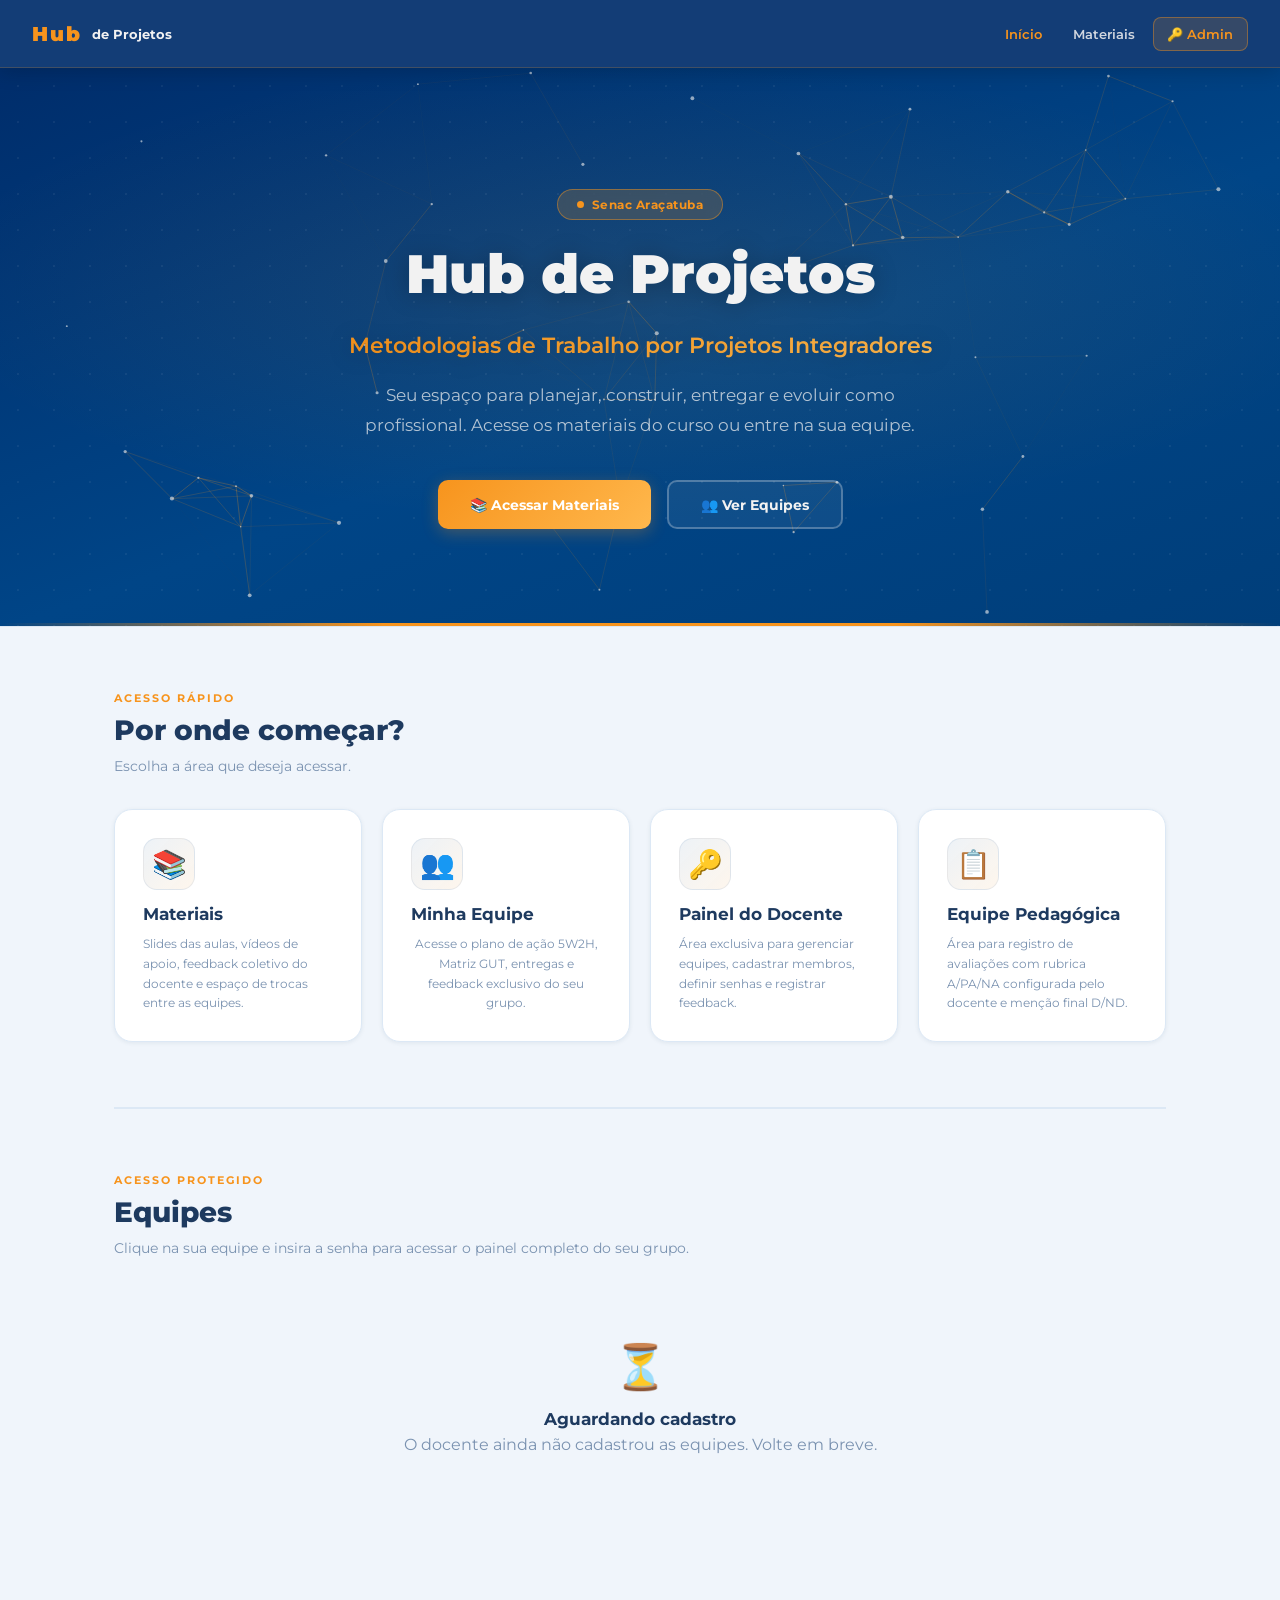
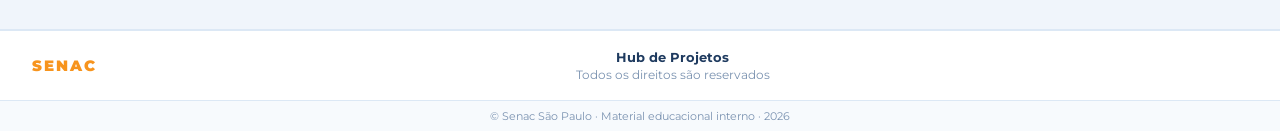
<file: index.html>
<!DOCTYPE html>
<html lang="pt-BR">

<head>
  <meta charset="UTF-8">
  <meta name="viewport" content="width=device-width, initial-scale=1.0">
  <title>Hub de Projetos — Senac Araçatuba</title>
  <link href="https://fonts.googleapis.com/css2?family=Montserrat:wght@400;600;700;900&display=swap" rel="stylesheet">
  <link rel="stylesheet" href="style.css">
  <script src="db.js"></script>
</head>

<body>
  <a href="#main-content" class="skip-link">Pular para o conteúdo principal</a>
  <nav class="nav" role="navigation" aria-label="Navegação principal">
    <a href="index.html" class="nav-logo">Hub <span>de Projetos</span></a>
    <div class="nav-links">
      <a href="index.html" class="nav-active">Início</a>
      <a href="materiais.html">Materiais</a>
      <a href="admin.html" class="nav-btn">🔑 Admin</a>
    </div>
    <button class="hamburger" id="ham" type="button" onclick="toggleMenu()" aria-label="Abrir menu"
      aria-expanded="false" aria-controls="mob-menu">
      <span></span><span></span><span></span>
    </button>
  </nav>
  <div class="mobile-menu" id="mob-menu" role="menu" aria-label="Menu de navegação">
    <a href="index.html" role="menuitem" onclick="closeMenu()">Início</a>
    <a href="materiais.html" role="menuitem" onclick="closeMenu()">Materiais</a>
    <a href="admin.html" role="menuitem" onclick="closeMenu()">🔑 Admin</a>
  </div>

  <div class="page" id="main-content">
    <section class="hero" role="banner" aria-label="Boas-vindas">
      <canvas id="hero-canvas" aria-hidden="true"></canvas>
      <div class="hero-badge" id="hero-badge">Gestão de Projetos Integradores Senac Araçatuba</div>
      <h1 class="hero-title">Hub de Projetos<br><span class="grad" id="hero-subtitle">Gestão de Projetos
          Integradores</span></h1>
      <p class="hero-sub">Seu espaço para planejar, construir, entregar e evoluir como profissional. Acesse os materiais
        do curso ou entre na sua equipe.</p>
      <div class="hero-btns">
        <a href="materiais.html" class="btn btn-primary">📚 Acessar Materiais</a>
        <a href="#equipes" class="btn btn-ghost">👥 Ver Equipes</a>
      </div>
    </section>

    <div class="divider"></div>

    <div class="container">
      <section class="section">
        <div class="section-label">Acesso rápido</div>
        <h2 class="section-title">Por onde começar?</h2>
        <p class="section-desc">Escolha a área que deseja acessar.</p>
        <div class="access-grid" role="list">
          <a href="materiais.html" class="access-card" role="listitem" aria-label="Acessar Materiais do curso">
            <div class="ac-icon" aria-hidden="true">📚</div>
            <div class="ac-title">Materiais</div>
            <div class="ac-desc">Slides das aulas, vídeos de apoio, feedback coletivo do docente e espaço de trocas
              entre as equipes.</div>
          </a>
          <button class="access-card" role="listitem" aria-label="Ir para seção Minha Equipe" onclick="scrollToTeams()"
            type="button">
            <div class="ac-icon" aria-hidden="true">👥</div>
            <div class="ac-title">Minha Equipe</div>
            <div class="ac-desc">Acesse o plano de ação 5W2H, Matriz GUT, entregas e feedback exclusivo do seu grupo.
            </div>
          </button>
          <a href="admin.html" class="access-card" role="listitem" aria-label="Acessar Painel do Docente">
            <div class="ac-icon" aria-hidden="true">🔑</div>
            <div class="ac-title">Painel do Docente</div>
            <div class="ac-desc">Área exclusiva para gerenciar equipes, cadastrar membros, definir senhas e registrar
              feedback.</div>
          </a>
          <a href="banca.html" class="access-card" role="listitem" aria-label="Acessar área da Equipe Pedagógica">
            <div class="ac-icon" aria-hidden="true">📋</div>
            <div class="ac-title">Equipe Pedagógica</div>
            <div class="ac-desc">Área para registro de avaliações com rubrica A/PA/NA configurada pelo docente e menção final D/ND.</div>
          </a>
        </div>
      </section>

      <div class="divider"></div>

      <section class="section uc-section" id="uc-section">
        <div class="section-label">Foco Pedagógico</div>
        <h2 class="section-title">Competências das UCs Integradas</h2>
        <p class="section-desc">O Projeto Integrador desenvolve e articula ativamente as seguintes competências do curso:</p>
        <ul id="uc-list" class="uc-list"></ul>
      </section>

      <div class="divider"></div>

      <section class="section" id="equipes" aria-labelledby="teams-title">
        <div class="section-label">Acesso protegido</div>
        <h2 class="section-title" id="teams-title">Equipes</h2>
        <p class="section-desc">Clique na sua equipe e insira a senha para acessar o painel completo do seu grupo.</p>
        <div class="teams-grid" id="teams-grid" aria-label="Lista de equipes">
          <div class="empty-state">
            <span class="ei">⏳</span>
            <h3>Aguardando cadastro</h3>
            <p>O docente ainda não cadastrou as equipes. Volte em breve.</p>
          </div>
        </div>
      </section>
    </div>
  </div>

  <!-- Senha Modal -->
  <div class="overlay" id="overlay" role="dialog" aria-modal="true" aria-labelledby="modal-title">
    <div class="modal">
      <button class="modal-close" type="button" onclick="closeModal()" aria-label="Fechar modal">
        <span aria-hidden="true">✕</span>
      </button>
      <h3 id="modal-title">🔒 Acessar Equipe</h3>
      <p class="modal-sub" id="modal-sub">Digite a senha da sua equipe para continuar.</p>
      <div class="error-msg" id="err-msg" role="alert" aria-live="polite">Senha incorreta. Tente novamente.</div>
      <label for="senha-input" class="sr-only">Senha da equipe</label>
      <input type="password" class="field-input field-input-mb" id="senha-input" placeholder="Senha da equipe..."
        onkeydown="if(event.key==='Enter')checkPassword()" autocomplete="current-password">
      <button class="btn btn-primary btn-block" type="button" onclick="checkPassword()">
        Entrar →
      </button>
    </div>
  </div>

  <footer role="contentinfo">
    <div class="f-logo">SENAC</div>
    <div class="f-center" id="footer-center">
      <div class="f-line1">Hub de Projetos — Gestão de Projetos Integradores</div>
      <div class="f-line2">Senac Araçatuba</div>
    </div>
    <div class="f-right" id="footer-right"></div>
  </footer>
  <div class="f-copy" role="contentinfo">© Senac São Paulo · Material educacional interno · <span
      id="footer-year">2025</span></div>

  <script>
    const KEY_GRUPOS = 'pi_grupos';
    const KEY_CONFIG = 'pi_config';
    const SESSION_TEAM = 'pi_team';
    const SESSION_ADMIN = 'pi_admin';

    function getGrupos() { return JSON.parse(localStorage.getItem(KEY_GRUPOS) || '[]'); }
    function isAdmin() { return sessionStorage.getItem(SESSION_ADMIN) === 'true'; }

    function renderConfig() {
      const cfg = JSON.parse(localStorage.getItem(KEY_CONFIG) || '{}');
      const TITULO_PADRAO = 'Metodologias de Trabalho por Projetos Integradores';
      const UNIDADE_PADRAO = 'Senac Araçatuba';
      const nomeCurso = (!cfg.nomeCurso || cfg.nomeCurso.trim() === 'Técnico em Logística')
        ? TITULO_PADRAO : cfg.nomeCurso.trim();
      const uc = cfg.unidadeCurricular || 'Gestão de Projetos Integradores';
      const docente = cfg.docente || '';
      const email = cfg.emailDocente || '';
      const unidadeRaw = cfg.unidade || '';
      const unidade = unidadeRaw
        ? (unidadeRaw.toLowerCase().startsWith('senac') ? unidadeRaw : 'Senac ' + unidadeRaw)
        : UNIDADE_PADRAO;
      const anoSem = cfg.anoSemestre || '';

      const badge = document.getElementById('hero-badge');
      if (badge) {
        let badgeParts = [unidade];
        if (docente) badgeParts.push(docente);
        if (anoSem) badgeParts.push(anoSem);
        badge.textContent = badgeParts.join(' · ');
      }

      const subtitle = document.getElementById('hero-subtitle');
      if (subtitle) subtitle.textContent = nomeCurso || 'Metodologias de Trabalho por Projetos Integradores';

      const fc = document.getElementById('footer-center');
      if (fc) {
        const linha1 = docente || 'Hub de Projetos';
        fc.innerHTML = `<div class="f-line1">${linha1}</div><div class="f-line2">Todos os direitos são reservados</div>`;
      }

      const fr = document.getElementById('footer-right');
      if (fr) fr.innerHTML = email ? `<a class="f-email-link" href="mailto:${email}">${email}</a>` : '';

      const fy = document.getElementById('footer-year');
      if (fy) fy.textContent = new Date().getFullYear();

      const ucSection = document.getElementById('uc-section');
      const ucList = document.getElementById('uc-list');
      if (ucSection && ucList) {
        if (cfg.competencias && cfg.competencias.trim().length > 0) {
          const comps = cfg.competencias.split('\n').filter(c => c.trim().length > 0);
          ucList.innerHTML = comps.map(c => `<li class="uc-item">${c.trim()}</li>`).join('');
          ucSection.style.display = 'block';
        } else {
          ucSection.style.display = 'none';
        }
      }
    }

    // ── Nav ────────────────────────────────────────────────────────────
    function toggleMenu() {
      const h = document.getElementById('ham');
      const m = document.getElementById('mob-menu');
      const isOpen = h.classList.toggle('open');
      m.classList.toggle('open');
      h.setAttribute('aria-expanded', isOpen);
      h.setAttribute('aria-label', isOpen ? 'Fechar menu' : 'Abrir menu');
    }
    function closeMenu() {
      const h = document.getElementById('ham');
      h.classList.remove('open');
      document.getElementById('mob-menu').classList.remove('open');
      h.setAttribute('aria-expanded', 'false');
      h.setAttribute('aria-label', 'Abrir menu');
    }
    function scrollToTeams() {
      document.getElementById('equipes').scrollIntoView({ behavior: 'smooth' });
    }

    // ── Teams ──────────────────────────────────────────────────────────
    function renderTeams() {
      const grupos = getGrupos().filter(g => g.ativo !== false);
      const grid = document.getElementById('teams-grid');
      if (grupos.length === 0) {
        grid.innerHTML = `<div class="empty-state" role="status"><span class="ei" aria-hidden="true">⏳</span><h3>Aguardando cadastro</h3><p>O docente ainda não cadastrou as equipes. Volte em breve.</p></div>`;
        return;
      }
      grid.innerHTML = grupos.map(g => {
        const entregues = (g.entregas || []).filter(e => e.status === 'entregue').length;
        const membrosCount = (g.membros || []).length;
        return `
          <button class="team-card" type="button" aria-label="Acessar equipe ${g.nome}, ${membrosCount} integrantes, ${entregues} de 4 entregas"
             onclick="openModal('${g.id}')">
            <div class="tc-lock" aria-hidden="true">🔒</div>
            <div class="tc-name">${g.nome}</div>
            <div class="tc-info">
              <span>👥 ${membrosCount} integrante${membrosCount !== 1 ? 's' : ''}</span>
              ${g.tema ? `<span title="${g.tema}">📋 ${g.tema.substring(0, 38)}${g.tema.length > 38 ? '…' : ''}</span>` : ''}
              <span>📤 ${entregues}/4 entregas</span>
            </div>
            <span class="tc-cta">→ Acessar equipe</span>
          </button>`;
      }).join('');
    }

    // ── Modal ──────────────────────────────────────────────────────────
    let _selId = null;
    function openModal(id) {
      _selId = id;
      const g = getGrupos().find(g => g.id === id);
      document.getElementById('modal-sub').textContent = `Equipe: ${g.nome}`;
      document.getElementById('senha-input').value = '';
      document.getElementById('err-msg').classList.remove('show');
      document.getElementById('overlay').classList.add('open');
      setTimeout(() => document.getElementById('senha-input').focus(), 120);
    }
    function closeModal() {
      document.getElementById('overlay').classList.remove('open');
      _selId = null;
    }
    function checkPassword() {
      const g = getGrupos().find(g => g.id === _selId);
      const senha = document.getElementById('senha-input').value.trim();
      if (!senha) return;
      if (senha === g.senha) {
        sessionStorage.setItem(SESSION_TEAM, JSON.stringify({ id: g.id, nome: g.nome }));
        sessionStorage.removeItem(SESSION_ADMIN);
        window.location.href = `equipe.html?id=${g.id}`;
      } else {
        document.getElementById('err-msg').classList.add('show');
        document.getElementById('senha-input').value = '';
        document.getElementById('senha-input').focus();
      }
    }
    document.getElementById('overlay').addEventListener('click', e => { if (e.target.id === 'overlay') closeModal(); });
    document.addEventListener('keydown', e => { if (e.key === 'Escape' && document.getElementById('overlay').classList.contains('open')) closeModal(); });

    // Renderiza com dados locais imediatamente, depois sincroniza e re-renderiza
    renderConfig();
    renderTeams();
    cloudSync().then(synced => {
      renderConfig();
      if (synced) { renderTeams(); if (window.observeCards) observeCards(); }
    });
  </script>

  <script>
    // ── Nav scroll behavior ────────────────────────────────────────────
    (function () {
      const nav = document.querySelector('.nav');
      const hero = document.querySelector('.hero');
      if (!nav || !hero) return;
      function updateNav() {
        const heroBottom = hero.getBoundingClientRect().bottom;
        nav.classList.toggle('nav-light', heroBottom < 68);
      }
      window.addEventListener('scroll', updateNav, { passive: true });
      updateNav();
    })();

    // ── Particle network canvas ────────────────────────────────────────
    (function () {
      if (window.matchMedia('(prefers-reduced-motion: reduce)').matches) return;
      const canvas = document.getElementById('hero-canvas');
      if (!canvas) return;
      const ctx = canvas.getContext('2d');
      let W, H, pts;
      const N = 52, MAX_D = 130;

      function resize() {
        W = canvas.width  = canvas.offsetWidth;
        H = canvas.height = canvas.offsetHeight;
      }

      function initPts() {
        pts = Array.from({ length: N }, function () {
          return {
            x: Math.random() * W, y: Math.random() * H,
            vx: (Math.random() - 0.5) * 0.45,
            vy: (Math.random() - 0.5) * 0.45,
            r: Math.random() * 1.4 + 0.7
          };
        });
      }

      function tick() {
        ctx.clearRect(0, 0, W, H);
        for (var i = 0; i < pts.length; i++) {
          var a = pts[i];
          a.x += a.vx; a.y += a.vy;
          if (a.x < 0 || a.x > W) a.vx = -a.vx;
          if (a.y < 0 || a.y > H) a.vy = -a.vy;
          for (var j = i + 1; j < pts.length; j++) {
            var b = pts[j];
            var dx = a.x - b.x, dy = a.y - b.y;
            var d = Math.sqrt(dx * dx + dy * dy);
            if (d < MAX_D) {
              ctx.globalAlpha = (1 - d / MAX_D) * 0.5;
              ctx.strokeStyle = '#F7941D';
              ctx.lineWidth = 0.7;
              ctx.beginPath(); ctx.moveTo(a.x, a.y); ctx.lineTo(b.x, b.y); ctx.stroke();
            }
          }
          ctx.globalAlpha = 0.6;
          ctx.fillStyle = '#F2F2F2';
          ctx.beginPath(); ctx.arc(a.x, a.y, a.r, 0, 6.2832); ctx.fill();
        }
        ctx.globalAlpha = 1;
        requestAnimationFrame(tick);
      }

      window.addEventListener('resize', function () { resize(); initPts(); }, { passive: true });
      resize(); initPts(); tick();
    })();

    // ── Scroll entrance animations ─────────────────────────────────────
    window._animDelay = 0;
    window._cardObserver = null;
    if ('IntersectionObserver' in window && !window.matchMedia('(prefers-reduced-motion: reduce)').matches) {
      window._cardObserver = new IntersectionObserver(function (entries) {
        entries.forEach(function (e) {
          if (e.isIntersecting) {
            e.target.style.animationDelay = (window._animDelay * 0.09) + 's';
            e.target.classList.add('animate-in');
            window._animDelay++;
            window._cardObserver.unobserve(e.target);
          }
        });
      }, { threshold: 0.08 });
    }
    window.observeCards = function () {
      if (!window._cardObserver) return;
      document.querySelectorAll('.access-card:not(.animate-in), .team-card:not(.animate-in)').forEach(function (el) {
        window._cardObserver.observe(el);
      });
    };
    observeCards();
  </script>
</body>

</html>
</file>
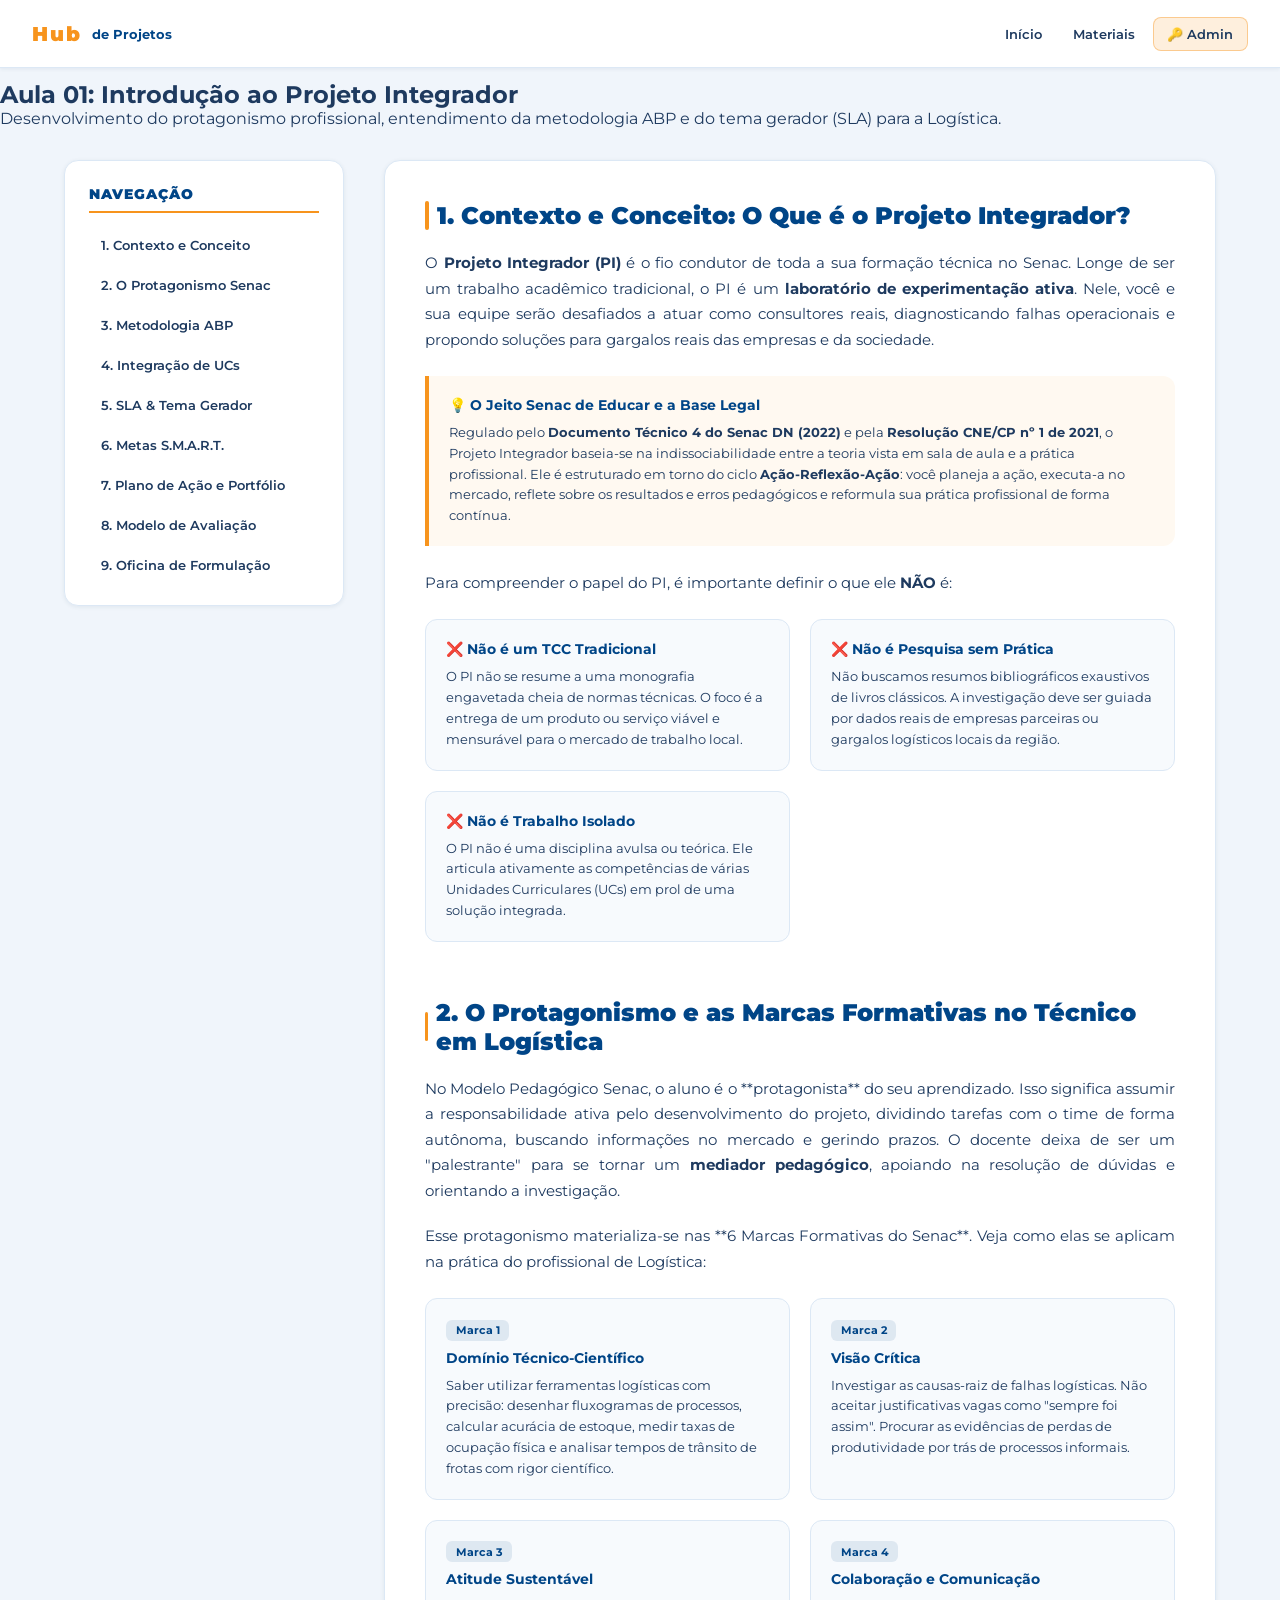
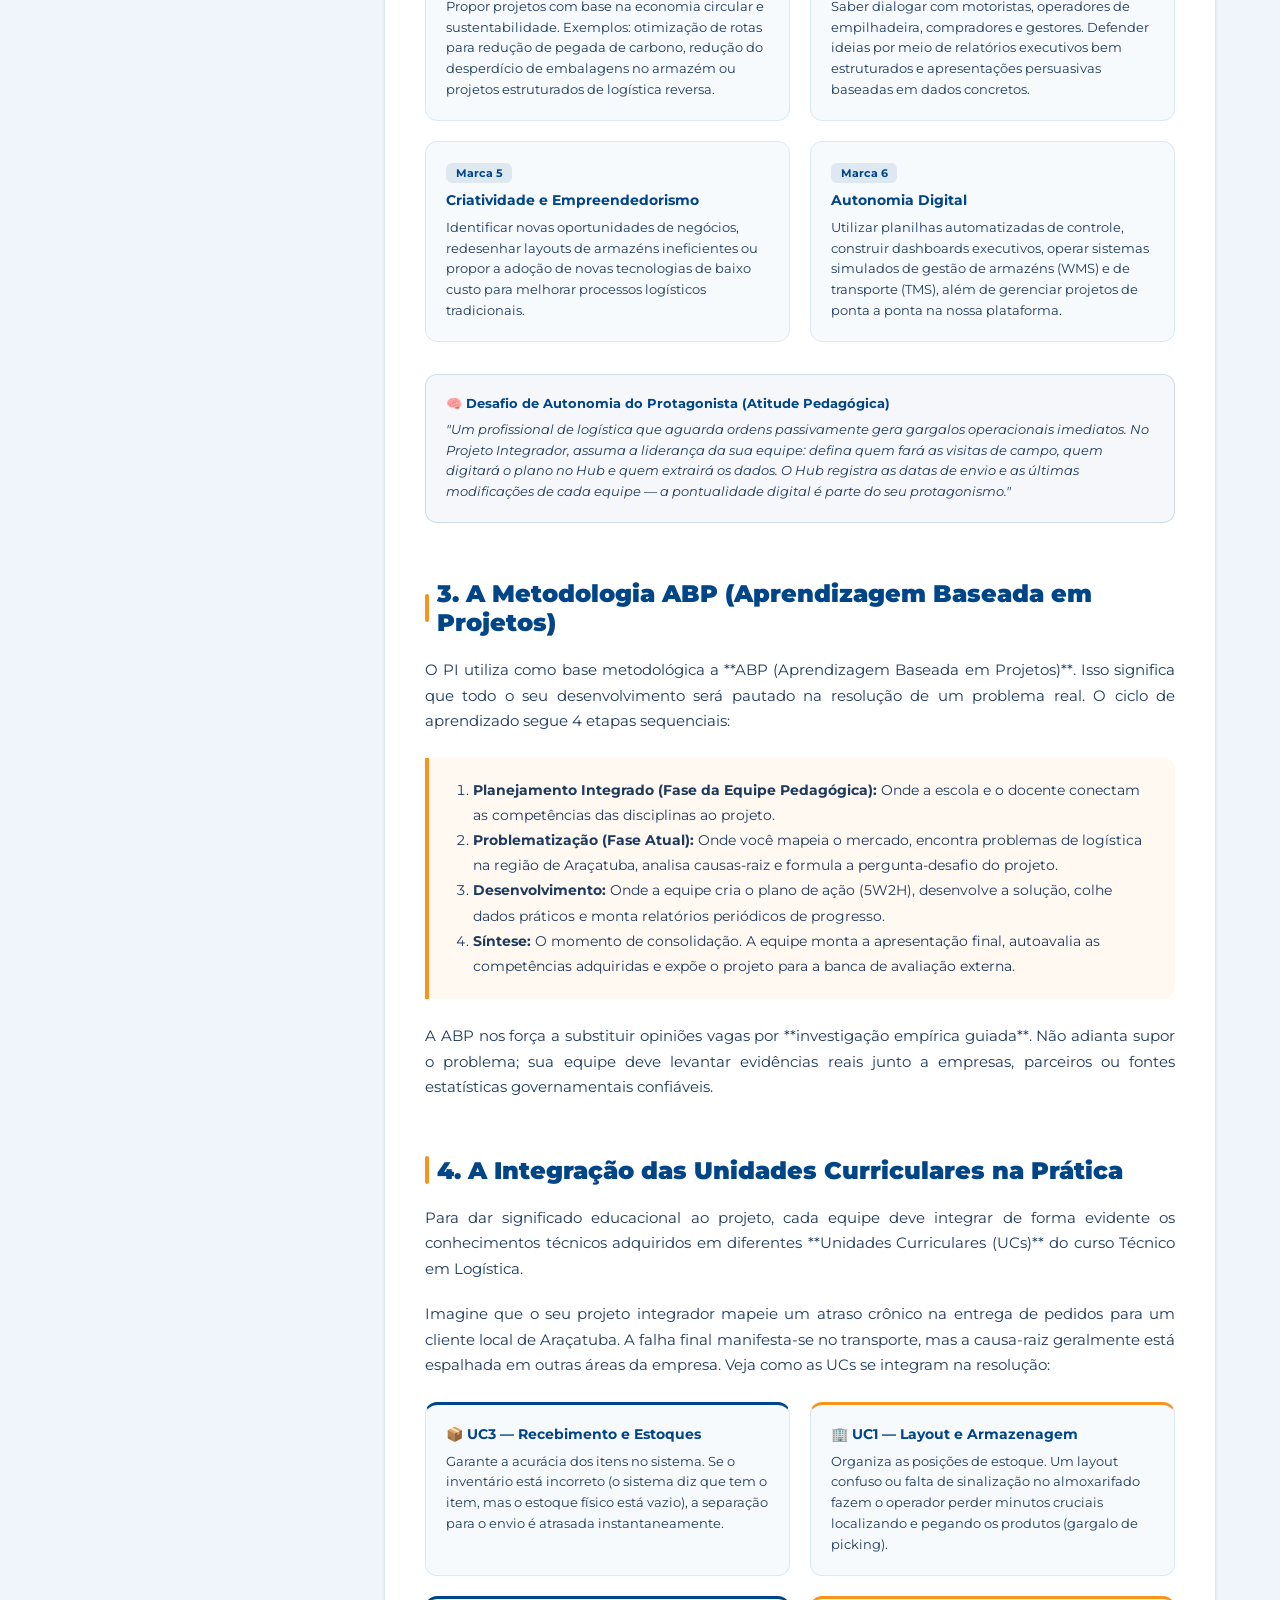
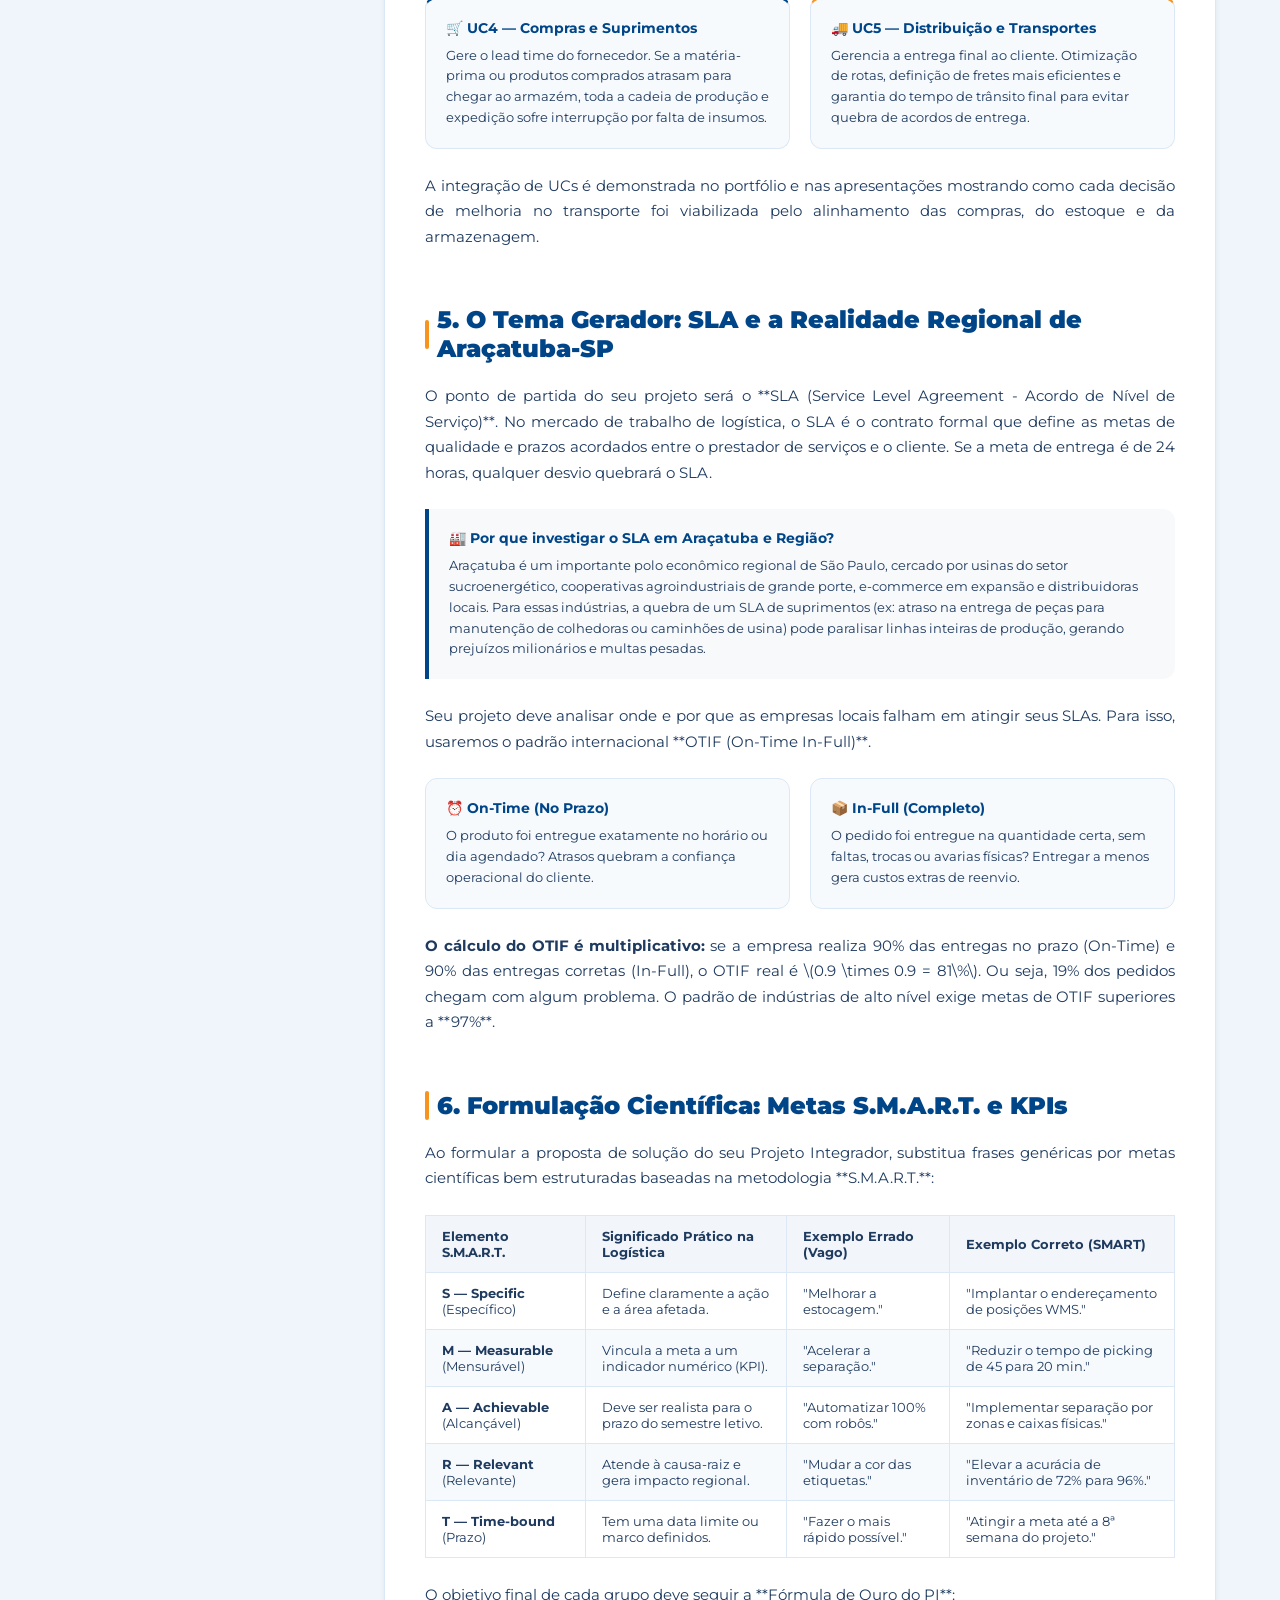
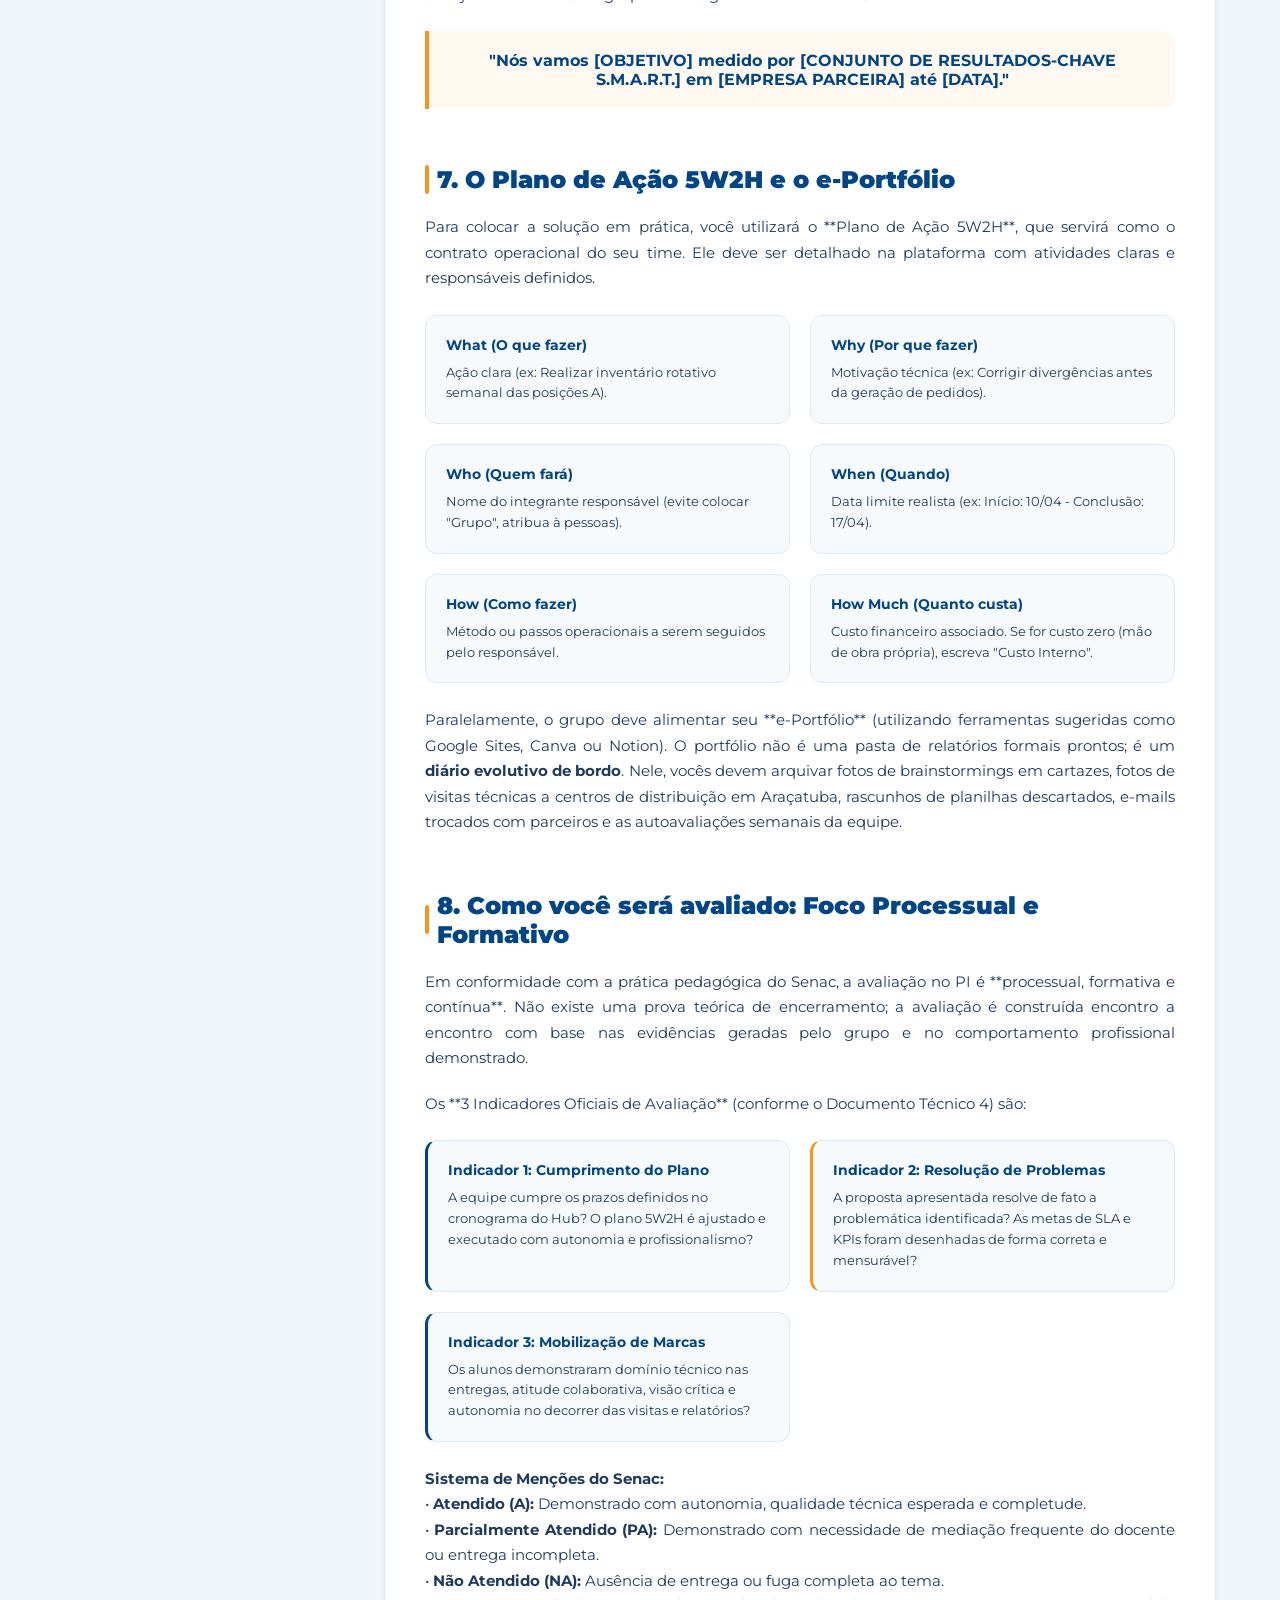
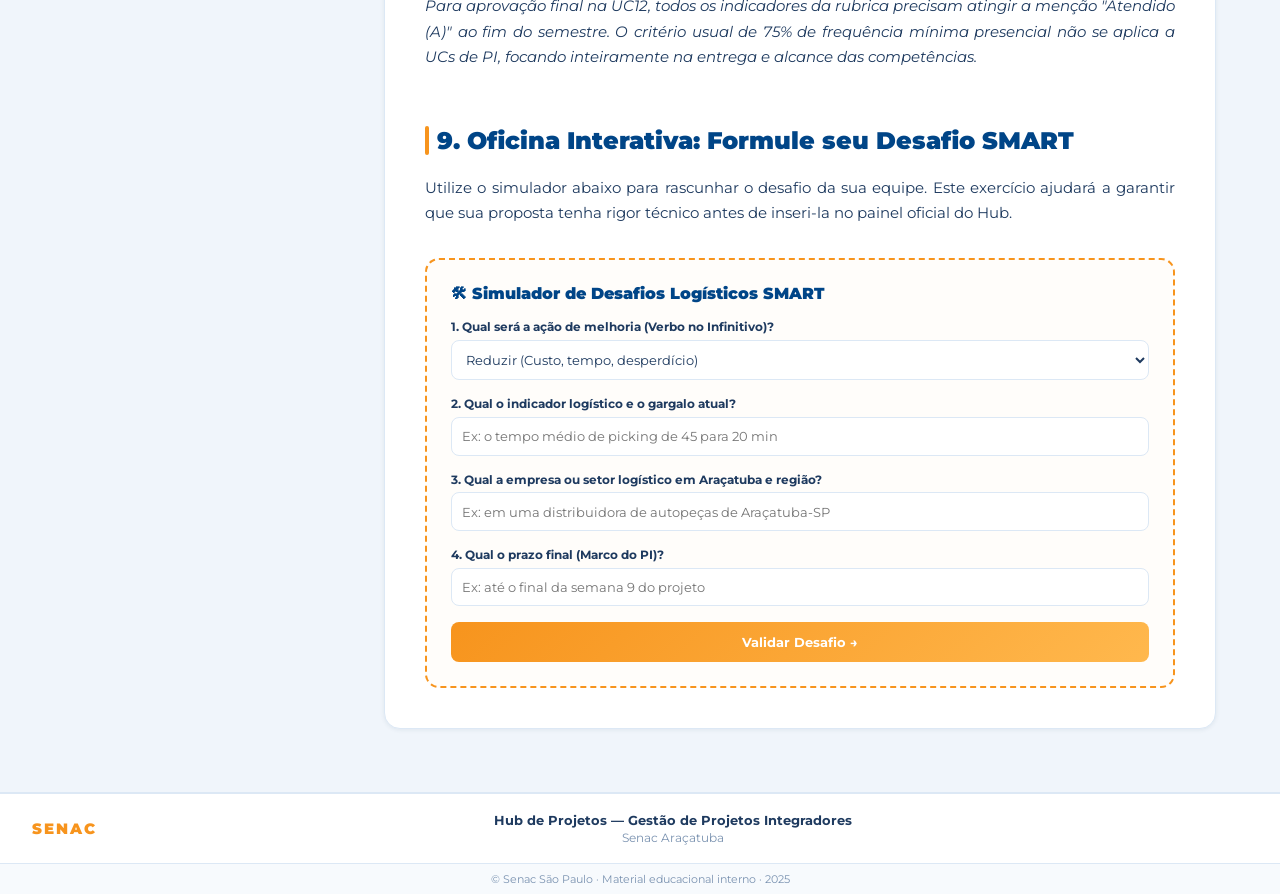
<file: aula-inaugural.html>
<!DOCTYPE html>
<html lang="pt-BR">

<head>
  <meta charset="UTF-8">
  <meta name="viewport" content="width=device-width, initial-scale=1.0">
  <title>Aula Inaugural — Hub de Projetos</title>
  <link href="https://fonts.googleapis.com/css2?family=Montserrat:wght@400;600;700;900&display=swap" rel="stylesheet">
  <link rel="stylesheet" href="style.css">
  <script src="db.js"></script>
  <style>
    /* Specific styles for the interactive lesson */
    .lesson-container {
      max-width: 1200px;
      margin: 2rem auto;
      padding: 0 1.5rem;
      display: grid;
      grid-template-columns: 280px 1fr;
      gap: 2.5rem;
    }

    @media (max-width: 900px) {
      .lesson-container {
        grid-template-columns: 1fr;
        gap: 1.5rem;
      }
    }

    /* Sidebar Navigation */
    .sidebar {
      position: sticky;
      top: 100px;
      height: fit-content;
      background: var(--surface);
      border: 1px solid var(--border);
      border-radius: 14px;
      padding: 1.5rem;
      box-shadow: var(--shadow-sm);
    }

    @media (max-width: 900px) {
      .sidebar {
        position: static;
      }
    }

    .sidebar-title {
      font-size: 14px;
      font-weight: 900;
      text-transform: uppercase;
      letter-spacing: 1px;
      color: var(--navy);
      margin-bottom: 1rem;
      border-bottom: 2px solid var(--orange);
      padding-bottom: 0.5rem;
    }

    .sidebar-menu {
      list-style: none;
      display: flex;
      flex-direction: column;
      gap: 0.5rem;
    }

    .sidebar-link {
      display: block;
      color: var(--text);
      text-decoration: none;
      font-size: 13px;
      font-weight: 600;
      padding: 0.5rem 0.75rem;
      border-radius: 8px;
      transition: all 0.2s;
    }

    .sidebar-link:hover {
      background: rgba(247, 148, 29, 0.08);
      color: var(--orange);
      padding-left: 1rem;
    }

    .sidebar-link.active {
      background: rgba(0, 69, 135, 0.06);
      color: var(--navy);
      font-weight: 700;
      border-left: 3px solid var(--navy);
      border-radius: 0 8px 8px 0;
    }

    /* Content Area */
    .lesson-content {
      background: var(--surface);
      border: 1px solid var(--border);
      border-radius: 16px;
      padding: 2.5rem;
      box-shadow: var(--shadow-sm);
    }

    @media (max-width: 600px) {
      .lesson-content {
        padding: 1.5rem;
      }
    }

    .lesson-section {
      margin-bottom: 3.5rem;
      scroll-margin-top: 100px;
    }

    .lesson-section:last-child {
      margin-bottom: 0;
    }

    .lesson-title {
      font-size: 24px;
      font-weight: 900;
      color: var(--navy);
      margin-bottom: 1.25rem;
      display: flex;
      align-items: center;
      gap: 0.5rem;
    }

    .lesson-title::before {
      content: '';
      display: block;
      width: 4px;
      height: 1.2em;
      background: var(--orange);
      border-radius: 2px;
    }

    .lesson-text {
      font-size: 15px;
      line-height: 1.7;
      color: var(--text);
      margin-bottom: 1.25rem;
      text-align: justify;
    }

    .lesson-highlight {
      background: rgba(247, 148, 29, 0.06);
      border-left: 4px solid var(--orange);
      padding: 1.25rem;
      border-radius: 0 12px 12px 0;
      margin: 1.5rem 0;
    }

    .lesson-highlight-title {
      font-weight: 700;
      color: var(--navy);
      margin-bottom: 0.5rem;
      font-size: 14px;
    }

    /* Grid layout inside content */
    .lesson-grid {
      display: grid;
      grid-template-columns: repeat(auto-fit, minmax(280px, 1fr));
      gap: 1.25rem;
      margin: 1.5rem 0;
    }

    .lesson-card {
      background: var(--surface-2);
      border: 1px solid var(--border);
      border-radius: 12px;
      padding: 1.25rem;
      transition: all 0.3s;
    }

    .lesson-card:hover {
      border-color: rgba(247, 148, 29, 0.25);
      transform: translateY(-2px);
      box-shadow: var(--shadow-sm);
    }

    .lesson-card-title {
      font-weight: 700;
      color: var(--navy);
      font-size: 14px;
      margin-bottom: 0.5rem;
      display: flex;
      align-items: center;
      gap: 0.4rem;
    }

    .lesson-card-text {
      font-size: 13px;
      line-height: 1.6;
      color: var(--text);
    }

    /* Badges & Tables */
    .mark-badge {
      display: inline-block;
      padding: 0.2rem 0.6rem;
      background: rgba(0, 69, 135, 0.1);
      color: var(--navy);
      font-size: 11px;
      font-weight: 700;
      border-radius: 6px;
      margin-bottom: 0.5rem;
    }

    .comparison-table {
      width: 100%;
      border-collapse: collapse;
      margin: 1.5rem 0;
      font-size: 13px;
    }

    .comparison-table th, .comparison-table td {
      padding: 0.75rem 1rem;
      border: 1px solid var(--border);
      text-align: left;
    }

    .comparison-table th {
      background: rgba(0, 69, 135, 0.05);
      color: var(--navy-dark);
      font-weight: 700;
    }

    .comparison-table tr:nth-child(even) td {
      background: var(--surface-2);
    }

    /* Interactive Simulator */
    .simulator-box {
      border: 2px dashed var(--orange);
      border-radius: 14px;
      padding: 1.50rem;
      background: rgba(247, 148, 29, 0.02);
      margin-top: 2rem;
    }

    .simulator-title {
      font-weight: 900;
      color: var(--navy);
      font-size: 16px;
      margin-bottom: 1rem;
      display: flex;
      align-items: center;
      gap: 0.5rem;
    }

    .sim-field {
      margin-bottom: 1rem;
    }

    .sim-field label {
      display: block;
      font-size: 12px;
      font-weight: 700;
      color: var(--navy-dark);
      margin-bottom: 0.35rem;
    }

    .sim-input, .sim-select {
      width: 100%;
      padding: 0.65rem;
      border: 1px solid var(--border);
      border-radius: 8px;
      font-family: 'Montserrat', sans-serif;
      font-size: 13px;
      background: var(--surface);
      color: var(--text);
    }

    .sim-input:focus, .sim-select:focus {
      outline: 2px solid var(--focus-ring);
      border-color: var(--orange);
    }

    .sim-result {
      background: var(--navy);
      color: #fff;
      padding: 1.25rem;
      border-radius: 10px;
      font-size: 13px;
      line-height: 1.6;
      margin-top: 1.25rem;
      display: none;
    }

    .sim-result-title {
      font-weight: 700;
      color: var(--orange-light);
      margin-bottom: 0.5rem;
      font-size: 14px;
    }

    .btn-sim {
      background: linear-gradient(135deg, var(--orange), var(--orange-light));
      color: #fff;
      border: none;
      padding: 0.75rem 1.5rem;
      border-radius: 8px;
      font-weight: 700;
      font-size: 13px;
      cursor: pointer;
      font-family: 'Montserrat', sans-serif;
      width: 100%;
      transition: all 0.2s;
    }

    .btn-sim:hover {
      box-shadow: 0 4px 14px rgba(247, 148, 29, 0.35);
    }

    /* Design Pedagogical notes */
    .designer-note {
      background: rgba(0, 69, 135, 0.04);
      border: 1px solid rgba(0, 69, 135, 0.15);
      border-radius: 12px;
      padding: 1.25rem;
      margin: 2rem 0;
    }

    .designer-note-title {
      font-weight: 700;
      color: var(--navy);
      font-size: 13px;
      margin-bottom: 0.5rem;
      display: flex;
      align-items: center;
      gap: 0.4rem;
    }
  </style>
</head>

<body>
  <a href="#main-content" class="skip-link">Pular para o conteúdo principal</a>
  <nav class="nav nav-light" role="navigation" aria-label="Navegação principal">
    <a href="index.html" class="nav-logo">Hub <span>de Projetos</span></a>
    <div class="nav-links">
      <a href="index.html">Início</a>
      <a href="materiais.html" class="nav-active">Materiais</a>
      <a href="admin.html" class="nav-btn">🔑 Admin</a>
    </div>
    <button class="hamburger" id="ham" type="button" onclick="toggleMenu()" aria-label="Abrir menu"
      aria-expanded="false" aria-controls="mob-menu">
      <span></span><span></span><span></span>
    </button>
  </nav>
  <div class="mobile-menu" id="mob-menu" role="menu" aria-label="Menu de navegação">
    <a href="index.html" role="menuitem" onclick="closeMenu()">Início</a>
    <a href="materiais.html" role="menuitem" onclick="closeMenu()">Materiais</a>
    <a href="admin.html" role="menuitem" onclick="closeMenu()">🔑 Admin</a>
  </div>

  <div class="page" id="main-content" style="padding-top: 80px;">
    <section class="page-header">
      <h1>Aula 01: <span>Introdução ao Projeto Integrador</span></h1>
      <p>Desenvolvimento do protagonismo profissional, entendimento da metodologia ABP e do tema gerador (SLA) para a Logística.</p>
    </section>

    <div class="lesson-container">
      <!-- Sidebar TOC -->
      <aside class="sidebar">
        <div class="sidebar-title">Navegação</div>
        <ul class="sidebar-menu">
          <li><a href="#sec-contexto" class="sidebar-link active">1. Contexto e Conceito</a></li>
          <li><a href="#sec-protagonismo" class="sidebar-link">2. O Protagonismo Senac</a></li>
          <li><a href="#sec-metodologia" class="sidebar-link">3. Metodologia ABP</a></li>
          <li><a href="#sec-integracao" class="sidebar-link">4. Integração de UCs</a></li>
          <li><a href="#sec-tema" class="sidebar-link">5. SLA & Tema Gerador</a></li>
          <li><a href="#sec-kpis" class="sidebar-link">6. Metas S.M.A.R.T.</a></li>
          <li><a href="#sec-plano" class="sidebar-link">7. Plano de Ação e Portfólio</a></li>
          <li><a href="#sec-avaliacao" class="sidebar-link">8. Modelo de Avaliação</a></li>
          <li><a href="#sec-desafio" class="sidebar-link">9. Oficina de Formulação</a></li>
        </ul>
      </aside>

      <!-- Main Lesson Content -->
      <main class="lesson-content">

        <!-- 1. CONTEXTO E CONCEITO -->
        <section class="lesson-section" id="sec-contexto">
          <h2 class="lesson-title">1. Contexto e Conceito: O Que é o Projeto Integrador?</h2>
          <p class="lesson-text">
            O <strong>Projeto Integrador (PI)</strong> é o fio condutor de toda a sua formação técnica no Senac. Longe de ser um trabalho acadêmico tradicional, o PI é um <strong>laboratório de experimentação ativa</strong>. Nele, você e sua equipe serão desafiados a atuar como consultores reais, diagnosticando falhas operacionais e propondo soluções para gargalos reais das empresas e da sociedade.
          </p>
          <div class="lesson-highlight">
            <div class="lesson-highlight-title">💡 O Jeito Senac de Educar e a Base Legal</div>
            <p class="lesson-card-text">
              Regulado pelo <strong>Documento Técnico 4 do Senac DN (2022)</strong> e pela <strong>Resolução CNE/CP nº 1 de 2021</strong>, o Projeto Integrador baseia-se na indissociabilidade entre a teoria vista em sala de aula e a prática profissional. Ele é estruturado em torno do ciclo <strong>Ação-Reflexão-Ação</strong>: você planeja a ação, executa-a no mercado, reflete sobre os resultados e erros pedagógicos e reformula sua prática profissional de forma contínua.
            </p>
          </div>
          <p class="lesson-text">
            Para compreender o papel do PI, é importante definir o que ele <strong>NÃO</strong> é:
          </p>
          <div class="lesson-grid">
            <div class="lesson-card">
              <div class="lesson-card-title">❌ Não é um TCC Tradicional</div>
              <p class="lesson-card-text">O PI não se resume a uma monografia engavetada cheia de normas técnicas. O foco é a entrega de um produto ou serviço viável e mensurável para o mercado de trabalho local.</p>
            </div>
            <div class="lesson-card">
              <div class="lesson-card-title">❌ Não é Pesquisa sem Prática</div>
              <p class="lesson-card-text">Não buscamos resumos bibliográficos exaustivos de livros clássicos. A investigação deve ser guiada por dados reais de empresas parceiras ou gargalos logísticos locais da região.</p>
            </div>
            <div class="lesson-card">
              <div class="lesson-card-title">❌ Não é Trabalho Isolado</div>
              <p class="lesson-card-text">O PI não é uma disciplina avulsa ou teórica. Ele articula ativamente as competências de várias Unidades Curriculares (UCs) em prol de uma solução integrada.</p>
            </div>
          </div>
        </section>

        <!-- 2. O PROTAGONISMO SENAC -->
        <section class="lesson-section" id="sec-protagonismo">
          <h2 class="lesson-title">2. O Protagonismo e as Marcas Formativas no Técnico em Logística</h2>
          <p class="lesson-text">
            No Modelo Pedagógico Senac, o aluno é o **protagonista** do seu aprendizado. Isso significa assumir a responsabilidade ativa pelo desenvolvimento do projeto, dividindo tarefas com o time de forma autônoma, buscando informações no mercado e gerindo prazos. O docente deixa de ser um "palestrante" para se tornar um <strong>mediador pedagógico</strong>, apoiando na resolução de dúvidas e orientando a investigação.
          </p>
          <p class="lesson-text">
            Esse protagonismo materializa-se nas **6 Marcas Formativas do Senac**. Veja como elas se aplicam na prática do profissional de Logística:
          </p>
          <div class="lesson-grid">
            <div class="lesson-card">
              <span class="mark-badge">Marca 1</span>
              <div class="lesson-card-title">Domínio Técnico-Científico</div>
              <p class="lesson-card-text">Saber utilizar ferramentas logísticas com precisão: desenhar fluxogramas de processos, calcular acurácia de estoque, medir taxas de ocupação física e analisar tempos de trânsito de frotas com rigor científico.</p>
            </div>
            <div class="lesson-card">
              <span class="mark-badge">Marca 2</span>
              <div class="lesson-card-title">Visão Crítica</div>
              <p class="lesson-card-text">Investigar as causas-raiz de falhas logísticas. Não aceitar justificativas vagas como "sempre foi assim". Procurar as evidências de perdas de produtividade por trás de processos informais.</p>
            </div>
            <div class="lesson-card">
              <span class="mark-badge">Marca 3</span>
              <div class="lesson-card-title">Atitude Sustentável</div>
              <p class="lesson-card-text">Propor projetos com base na economia circular e sustentabilidade. Exemplos: otimização de rotas para redução de pegada de carbono, redução do desperdício de embalagens no armazém ou projetos estruturados de logística reversa.</p>
            </div>
            <div class="lesson-card">
              <span class="mark-badge">Marca 4</span>
              <div class="lesson-card-title">Colaboração e Comunicação</div>
              <p class="lesson-card-text">Saber dialogar com motoristas, operadores de empilhadeira, compradores e gestores. Defender ideias por meio de relatórios executivos bem estruturados e apresentações persuasivas baseadas em dados concretos.</p>
            </div>
            <div class="lesson-card">
              <span class="mark-badge">Marca 5</span>
              <div class="lesson-card-title">Criatividade e Empreendedorismo</div>
              <p class="lesson-card-text">Identificar novas oportunidades de negócios, redesenhar layouts de armazéns ineficientes ou propor a adoção de novas tecnologias de baixo custo para melhorar processos logísticos tradicionais.</p>
            </div>
            <div class="lesson-card">
              <span class="mark-badge">Marca 6</span>
              <div class="lesson-card-title">Autonomia Digital</div>
              <p class="lesson-card-text">Utilizar planilhas automatizadas de controle, construir dashboards executivos, operar sistemas simulados de gestão de armazéns (WMS) e de transporte (TMS), além de gerenciar projetos de ponta a ponta na nossa plataforma.</p>
            </div>
          </div>
          <div class="designer-note">
            <div class="designer-note-title">🧠 Desafio de Autonomia do Protagonista (Atitude Pedagógica)</div>
            <p class="lesson-card-text" style="font-style: italic;">
              "Um profissional de logística que aguarda ordens passivamente gera gargalos operacionais imediatos. No Projeto Integrador, assuma a liderança da sua equipe: defina quem fará as visitas de campo, quem digitará o plano no Hub e quem extrairá os dados. O Hub registra as datas de envio e as últimas modificações de cada equipe — a pontualidade digital é parte do seu protagonismo."
            </p>
          </div>
        </section>

        <!-- 3. METODOLOGIA ABP -->
        <section class="lesson-section" id="sec-metodologia">
          <h2 class="lesson-title">3. A Metodologia ABP (Aprendizagem Baseada em Projetos)</h2>
          <p class="lesson-text">
            O PI utiliza como base metodológica a **ABP (Aprendizagem Baseada em Projetos)**. Isso significa que todo o seu desenvolvimento será pautado na resolução de um problema real. O ciclo de aprendizado segue 4 etapas sequenciais:
          </p>
          <div class="lesson-highlight">
            <ol style="margin-left: 1.5rem; font-size: 14px; line-height: 1.8; color: var(--text);">
              <li><strong>Planejamento Integrado (Fase da Equipe Pedagógica):</strong> Onde a escola e o docente conectam as competências das disciplinas ao projeto.</li>
              <li><strong>Problematização (Fase Atual):</strong> Onde você mapeia o mercado, encontra problemas de logística na região de Araçatuba, analisa causas-raiz e formula a pergunta-desafio do projeto.</li>
              <li><strong>Desenvolvimento:</strong> Onde a equipe cria o plano de ação (5W2H), desenvolve a solução, colhe dados práticos e monta relatórios periódicos de progresso.</li>
              <li><strong>Síntese:</strong> O momento de consolidação. A equipe monta a apresentação final, autoavalia as competências adquiridas e expõe o projeto para a banca de avaliação externa.</li>
            </ol>
          </div>
          <p class="lesson-text">
            A ABP nos força a substituir opiniões vagas por **investigação empírica guiada**. Não adianta supor o problema; sua equipe deve levantar evidências reais junto a empresas, parceiros ou fontes estatísticas governamentais confiáveis.
          </p>
        </section>

        <!-- 4. INTEGRAÇÃO DE UCS -->
        <section class="lesson-section" id="sec-integracao">
          <h2 class="lesson-title">4. A Integração das Unidades Curriculares na Prática</h2>
          <p class="lesson-text">
            Para dar significado educacional ao projeto, cada equipe deve integrar de forma evidente os conhecimentos técnicos adquiridos em diferentes **Unidades Curriculares (UCs)** do curso Técnico em Logística.
          </p>
          <p class="lesson-text">
            Imagine que o seu projeto integrador mapeie um atraso crônico na entrega de pedidos para um cliente local de Araçatuba. A falha final manifesta-se no transporte, mas a causa-raiz geralmente está espalhada em outras áreas da empresa. Veja como as UCs se integram na resolução:
          </p>
          <div class="lesson-grid">
            <div class="lesson-card" style="border-top: 3px solid var(--navy);">
              <div class="lesson-card-title">📦 UC3 — Recebimento e Estoques</div>
              <p class="lesson-card-text">Garante a acurácia dos itens no sistema. Se o inventário está incorreto (o sistema diz que tem o item, mas o estoque físico está vazio), a separação para o envio é atrasada instantaneamente.</p>
            </div>
            <div class="lesson-card" style="border-top: 3px solid var(--orange);">
              <div class="lesson-card-title">🏢 UC1 — Layout e Armazenagem</div>
              <p class="lesson-card-text">Organiza as posições de estoque. Um layout confuso ou falta de sinalização no almoxarifado fazem o operador perder minutos cruciais localizando e pegando os produtos (gargalo de picking).</p>
            </div>
            <div class="lesson-card" style="border-top: 3px solid var(--navy);">
              <div class="lesson-card-title">🛒 UC4 — Compras e Suprimentos</div>
              <p class="lesson-card-text">Gere o lead time do fornecedor. Se a matéria-prima ou produtos comprados atrasam para chegar ao armazém, toda a cadeia de produção e expedição sofre interrupção por falta de insumos.</p>
            </div>
            <div class="lesson-card" style="border-top: 3px solid var(--orange);">
              <div class="lesson-card-title">🚚 UC5 — Distribuição e Transportes</div>
              <p class="lesson-card-text">Gerencia a entrega final ao cliente. Otimização de rotas, definição de fretes mais eficientes e garantia do tempo de trânsito final para evitar quebra de acordos de entrega.</p>
            </div>
          </div>
          <p class="lesson-text">
            A integração de UCs é demonstrada no portfólio e nas apresentações mostrando como cada decisão de melhoria no transporte foi viabilizada pelo alinhamento das compras, do estoque e da armazenagem.
          </p>
        </section>

        <!-- 5. TEMA GERADOR E REGIONALIDADE -->
        <section class="lesson-section" id="sec-tema">
          <h2 class="lesson-title">5. O Tema Gerador: SLA e a Realidade Regional de Araçatuba-SP</h2>
          <p class="lesson-text">
            O ponto de partida do seu projeto será o **SLA (Service Level Agreement - Acordo de Nível de Serviço)**. No mercado de trabalho de logística, o SLA é o contrato formal que define as metas de qualidade e prazos acordados entre o prestador de serviços e o cliente. Se a meta de entrega é de 24 horas, qualquer desvio quebrará o SLA.
          </p>
          <div class="lesson-highlight" style="background: rgba(0,69,135,0.03); border-left-color: var(--navy);">
            <div class="lesson-highlight-title" style="color: var(--navy);">🏭 Por que investigar o SLA em Araçatuba e Região?</div>
            <p class="lesson-card-text">
              Araçatuba é um importante polo econômico regional de São Paulo, cercado por usinas do setor sucroenergético, cooperativas agroindustriais de grande porte, e-commerce em expansão e distribuidoras locais. Para essas indústrias, a quebra de um SLA de suprimentos (ex: atraso na entrega de peças para manutenção de colhedoras ou caminhões de usina) pode paralisar linhas inteiras de produção, gerando prejuízos milionários e multas pesadas.
            </p>
          </div>
          <p class="lesson-text">
            Seu projeto deve analisar onde e por que as empresas locais falham em atingir seus SLAs. Para isso, usaremos o padrão internacional **OTIF (On-Time In-Full)**.
          </p>
          <div class="lesson-grid">
            <div class="lesson-card">
              <div class="lesson-card-title">⏰ On-Time (No Prazo)</div>
              <p class="lesson-card-text">O produto foi entregue exatamente no horário ou dia agendado? Atrasos quebram a confiança operacional do cliente.</p>
            </div>
            <div class="lesson-card">
              <div class="lesson-card-title">📦 In-Full (Completo)</div>
              <p class="lesson-card-text">O pedido foi entregue na quantidade certa, sem faltas, trocas ou avarias físicas? Entregar a menos gera custos extras de reenvio.</p>
            </div>
          </div>
          <p class="lesson-text">
            <strong>O cálculo do OTIF é multiplicativo:</strong> se a empresa realiza 90% das entregas no prazo (On-Time) e 90% das entregas corretas (In-Full), o OTIF real é \(0.9 \times 0.9 = 81\%\). Ou seja, 19% dos pedidos chegam com algum problema. O padrão de indústrias de alto nível exige metas de OTIF superiores a **97%**.
          </p>
        </section>

        <!-- 6. METAS SMART -->
        <section class="lesson-section" id="sec-kpis">
          <h2 class="lesson-title">6. Formulação Científica: Metas S.M.A.R.T. e KPIs</h2>
          <p class="lesson-text">
            Ao formular a proposta de solução do seu Projeto Integrador, substitua frases genéricas por metas científicas bem estruturadas baseadas na metodologia **S.M.A.R.T.**:
          </p>
          <table class="comparison-table">
            <thead>
              <tr>
                <th>Elemento S.M.A.R.T.</th>
                <th>Significado Prático na Logística</th>
                <th>Exemplo Errado (Vago)</th>
                <th>Exemplo Correto (SMART)</th>
              </tr>
            </thead>
            <tbody>
              <tr>
                <td><strong>S — Specific</strong> (Específico)</td>
                <td>Define claramente a ação e a área afetada.</td>
                <td>"Melhorar a estocagem."</td>
                <td>"Implantar o endereçamento de posições WMS."</td>
              </tr>
              <tr>
                <td><strong>M — Measurable</strong> (Mensurável)</td>
                <td>Vincula a meta a um indicador numérico (KPI).</td>
                <td>"Acelerar a separação."</td>
                <td>"Reduzir o tempo de picking de 45 para 20 min."</td>
              </tr>
              <tr>
                <td><strong>A — Achievable</strong> (Alcançável)</td>
                <td>Deve ser realista para o prazo do semestre letivo.</td>
                <td>"Automatizar 100% com robôs."</td>
                <td>"Implementar separação por zonas e caixas físicas."</td>
              </tr>
              <tr>
                <td><strong>R — Relevant</strong> (Relevante)</td>
                <td>Atende à causa-raiz e gera impacto regional.</td>
                <td>"Mudar a cor das etiquetas."</td>
                <td>"Elevar a acurácia de inventário de 72% para 96%."</td>
              </tr>
              <tr>
                <td><strong>T — Time-bound</strong> (Prazo)</td>
                <td>Tem uma data limite ou marco definidos.</td>
                <td>"Fazer o mais rápido possível."</td>
                <td>"Atingir a meta até a 8ª semana do projeto."</td>
              </tr>
            </tbody>
          </table>
          <p class="lesson-text">
            O objetivo final de cada grupo deve seguir a **Fórmula de Ouro do PI**:
          </p>
          <div class="lesson-highlight" style="text-align: center; font-size: 16px; font-weight: 700; color: var(--navy);">
            "Nós vamos [OBJETIVO] medido por [CONJUNTO DE RESULTADOS-CHAVE S.M.A.R.T.] em [EMPRESA PARCEIRA] até [DATA]."
          </div>
        </section>

        <!-- 7. PLANO DE AÇÃO E PORTFÓLIO -->
        <section class="lesson-section" id="sec-plano">
          <h2 class="lesson-title">7. O Plano de Ação 5W2H e o e-Portfólio</h2>
          <p class="lesson-text">
            Para colocar a solução em prática, você utilizará o **Plano de Ação 5W2H**, que servirá como o contrato operacional do seu time. Ele deve ser detalhado na plataforma com atividades claras e responsáveis definidos.
          </p>
          <div class="lesson-grid">
            <div class="lesson-card">
              <div class="lesson-card-title">What (O que fazer)</div>
              <p class="lesson-card-text">Ação clara (ex: Realizar inventário rotativo semanal das posições A).</p>
            </div>
            <div class="lesson-card">
              <div class="lesson-card-title">Why (Por que fazer)</div>
              <p class="lesson-card-text">Motivação técnica (ex: Corrigir divergências antes da geração de pedidos).</p>
            </div>
            <div class="lesson-card">
              <div class="lesson-card-title">Who (Quem fará)</div>
              <p class="lesson-card-text">Nome do integrante responsável (evite colocar "Grupo", atribua à pessoas).</p>
            </div>
            <div class="lesson-card">
              <div class="lesson-card-title">When (Quando)</div>
              <p class="lesson-card-text">Data limite realista (ex: Início: 10/04 - Conclusão: 17/04).</p>
            </div>
            <div class="lesson-card">
              <div class="lesson-card-title">How (Como fazer)</div>
              <p class="lesson-card-text">Método ou passos operacionais a serem seguidos pelo responsável.</p>
            </div>
            <div class="lesson-card">
              <div class="lesson-card-title">How Much (Quanto custa)</div>
              <p class="lesson-card-text">Custo financeiro associado. Se for custo zero (mão de obra própria), escreva "Custo Interno".</p>
            </div>
          </div>
          <p class="lesson-text">
            Paralelamente, o grupo deve alimentar seu **e-Portfólio** (utilizando ferramentas sugeridas como Google Sites, Canva ou Notion). O portfólio não é uma pasta de relatórios formais prontos; é um <strong>diário evolutivo de bordo</strong>. Nele, vocês devem arquivar fotos de brainstormings em cartazes, fotos de visitas técnicas a centros de distribuição em Araçatuba, rascunhos de planilhas descartados, e-mails trocados com parceiros e as autoavaliações semanais da equipe.
          </p>
        </section>

        <!-- 8. MODELO DE AVALIAÇÃO -->
        <section class="lesson-section" id="sec-avaliacao">
          <h2 class="lesson-title">8. Como você será avaliado: Foco Processual e Formativo</h2>
          <p class="lesson-text">
            Em conformidade com a prática pedagógica do Senac, a avaliação no PI é **processual, formativa e contínua**. Não existe uma prova teórica de encerramento; a avaliação é construída encontro a encontro com base nas evidências geradas pelo grupo e no comportamento profissional demonstrado.
          </p>
          <p class="lesson-text">
            Os **3 Indicadores Oficiais de Avaliação** (conforme o Documento Técnico 4) são:
          </p>
          <div class="lesson-grid">
            <div class="lesson-card" style="border-left: 3px solid var(--navy);">
              <div class="lesson-card-title">Indicador 1: Cumprimento do Plano</div>
              <p class="lesson-card-text">A equipe cumpre os prazos definidos no cronograma do Hub? O plano 5W2H é ajustado e executado com autonomia e profissionalismo?</p>
            </div>
            <div class="lesson-card" style="border-left: 3px solid var(--orange);">
              <div class="lesson-card-title">Indicador 2: Resolução de Problemas</div>
              <p class="lesson-card-text">A proposta apresentada resolve de fato a problemática identificada? As metas de SLA e KPIs foram desenhadas de forma correta e mensurável?</p>
            </div>
            <div class="lesson-card" style="border-left: 3px solid var(--navy);">
              <div class="lesson-card-title">Indicador 3: Mobilização de Marcas</div>
              <p class="lesson-card-text">Os alunos demonstraram domínio técnico nas entregas, atitude colaborativa, visão crítica e autonomia no decorrer das visitas e relatórios?</p>
            </div>
          </div>
          <p class="lesson-text">
            <strong>Sistema de Menções do Senac:</strong><br>
            • <strong>Atendido (A):</strong> Demonstrado com autonomia, qualidade técnica esperada e completude.<br>
            • <strong>Parcialmente Atendido (PA):</strong> Demonstrado com necessidade de mediação frequente do docente ou entrega incompleta.<br>
            • <strong>Não Atendido (NA):</strong> Ausência de entrega ou fuga completa ao tema.<br>
            <em>Para aprovação final na UC12, todos os indicadores da rubrica precisam atingir a menção "Atendido (A)" ao fim do semestre. O critério usual de 75% de frequência mínima presencial não se aplica a UCs de PI, focando inteiramente na entrega e alcance das competências.</em>
          </p>
        </section>

        <!-- 9. OFICINA DE FORMULAÇÃO -->
        <section class="lesson-section" id="sec-desafio">
          <h2 class="lesson-title">9. Oficina Interativa: Formule seu Desafio SMART</h2>
          <p class="lesson-text">
            Utilize o simulador abaixo para rascunhar o desafio da sua equipe. Este exercício ajudará a garantir que sua proposta tenha rigor técnico antes de inseri-la no painel oficial do Hub.
          </p>

          <div class="simulator-box">
            <div class="simulator-title">🛠 Simulador de Desafios Logísticos SMART</div>

            <div class="sim-field">
              <label for="inp-acao">1. Qual será a ação de melhoria (Verbo no Infinitivo)?</label>
              <select class="sim-select" id="inp-acao">
                <option value="Reduzir">Reduzir (Custo, tempo, desperdício)</option>
                <option value="Elevar">Elevar / Aumentar (Acurácia, eficiência, produtividade)</option>
                <option value="Implantar">Implantar (Processos, sistemas, rotinas)</option>
                <option value="Otimizar">Otimizar (Layout, roteirização, ocupação)</option>
              </select>
            </div>

            <div class="sim-field">
              <label for="inp-indicador">2. Qual o indicador logístico e o gargalo atual?</label>
              <input type="text" class="sim-input" id="inp-indicador" placeholder="Ex: o tempo médio de picking de 45 para 20 min">
            </div>

            <div class="sim-field">
              <label for="inp-local">3. Qual a empresa ou setor logístico em Araçatuba e região?</label>
              <input type="text" class="sim-input" id="inp-local" placeholder="Ex: em uma distribuidora de autopeças de Araçatuba-SP">
            </div>

            <div class="sim-field">
              <label for="inp-prazo">4. Qual o prazo final (Marco do PI)?</label>
              <input type="text" class="sim-input" id="inp-prazo" placeholder="Ex: até o final da semana 9 do projeto">
            </div>

            <button type="button" class="btn-sim" onclick="gerarDesafio()">Validar Desafio →</button>

            <div class="sim-result" id="sim-res">
              <div class="sim-result-title">🎯 Desafio Formulador com Rigor Pedagógico:</div>
              <p id="sim-text" style="font-weight: 600; font-size: 14px; margin-bottom: 0.75rem; color: #fff;"></p>
              <p style="font-size: 11px; color: var(--orange-light);">
                * Copie a frase estruturada acima e cole no campo "Tema / Desafio" no painel da sua equipe no Hub para validação do docente!
              </p>
            </div>
          </div>
        </section>

      </main>
    </div>
  </div>

  <footer role="contentinfo">
    <div class="f-logo">SENAC</div>
    <div class="f-center" id="footer-center">
      <div class="f-line1">Hub de Projetos — Gestão de Projetos Integradores</div>
      <div class="f-line2">Senac Araçatuba</div>
    </div>
    <div class="f-right" id="footer-right"></div>
  </footer>
  <div class="f-copy">© Senac São Paulo · Material educacional interno · 2025</div>

  <script>
    function toggleMenu() {
      const h = document.getElementById('ham');
      const m = document.getElementById('mob-menu');
      const isOpen = h.classList.toggle('open');
      m.classList.toggle('open');
      h.setAttribute('aria-expanded', isOpen);
    }
    function closeMenu() {
      document.getElementById('ham').classList.remove('open');
      document.getElementById('mob-menu').classList.remove('open');
    }

    function gerarDesafio() {
      const acao = document.getElementById('inp-acao').value;
      const ind = document.getElementById('inp-indicador').value.trim();
      const loc = document.getElementById('inp-local').value.trim();
      const prz = document.getElementById('inp-prazo').value.trim();

      if (!ind || !loc || !prz) {
        alert('Por favor, preencha todos os campos do simulador.');
        return;
      }

      const resBox = document.getElementById('sim-res');
      const resText = document.getElementById('sim-text');

      resText.textContent = `"${acao} ${ind} ${loc} ${prz}."`;
      resBox.style.display = 'block';
    }

    // Dynamic active state on sidebar scroll
    window.addEventListener('scroll', () => {
      const sections = document.querySelectorAll('.lesson-section');
      const links = document.querySelectorAll('.sidebar-link');
      let current = '';

      sections.forEach(sec => {
        const top = sec.offsetTop;
        if (pageYOffset >= top - 150) {
          current = sec.getAttribute('id');
        }
      });

      links.forEach(link => {
        link.classList.remove('active');
        if (link.getAttribute('href') === '#' + current) {
          link.classList.add('active');
        }
      });
    });
  </script>
</body>

</html>
</file>
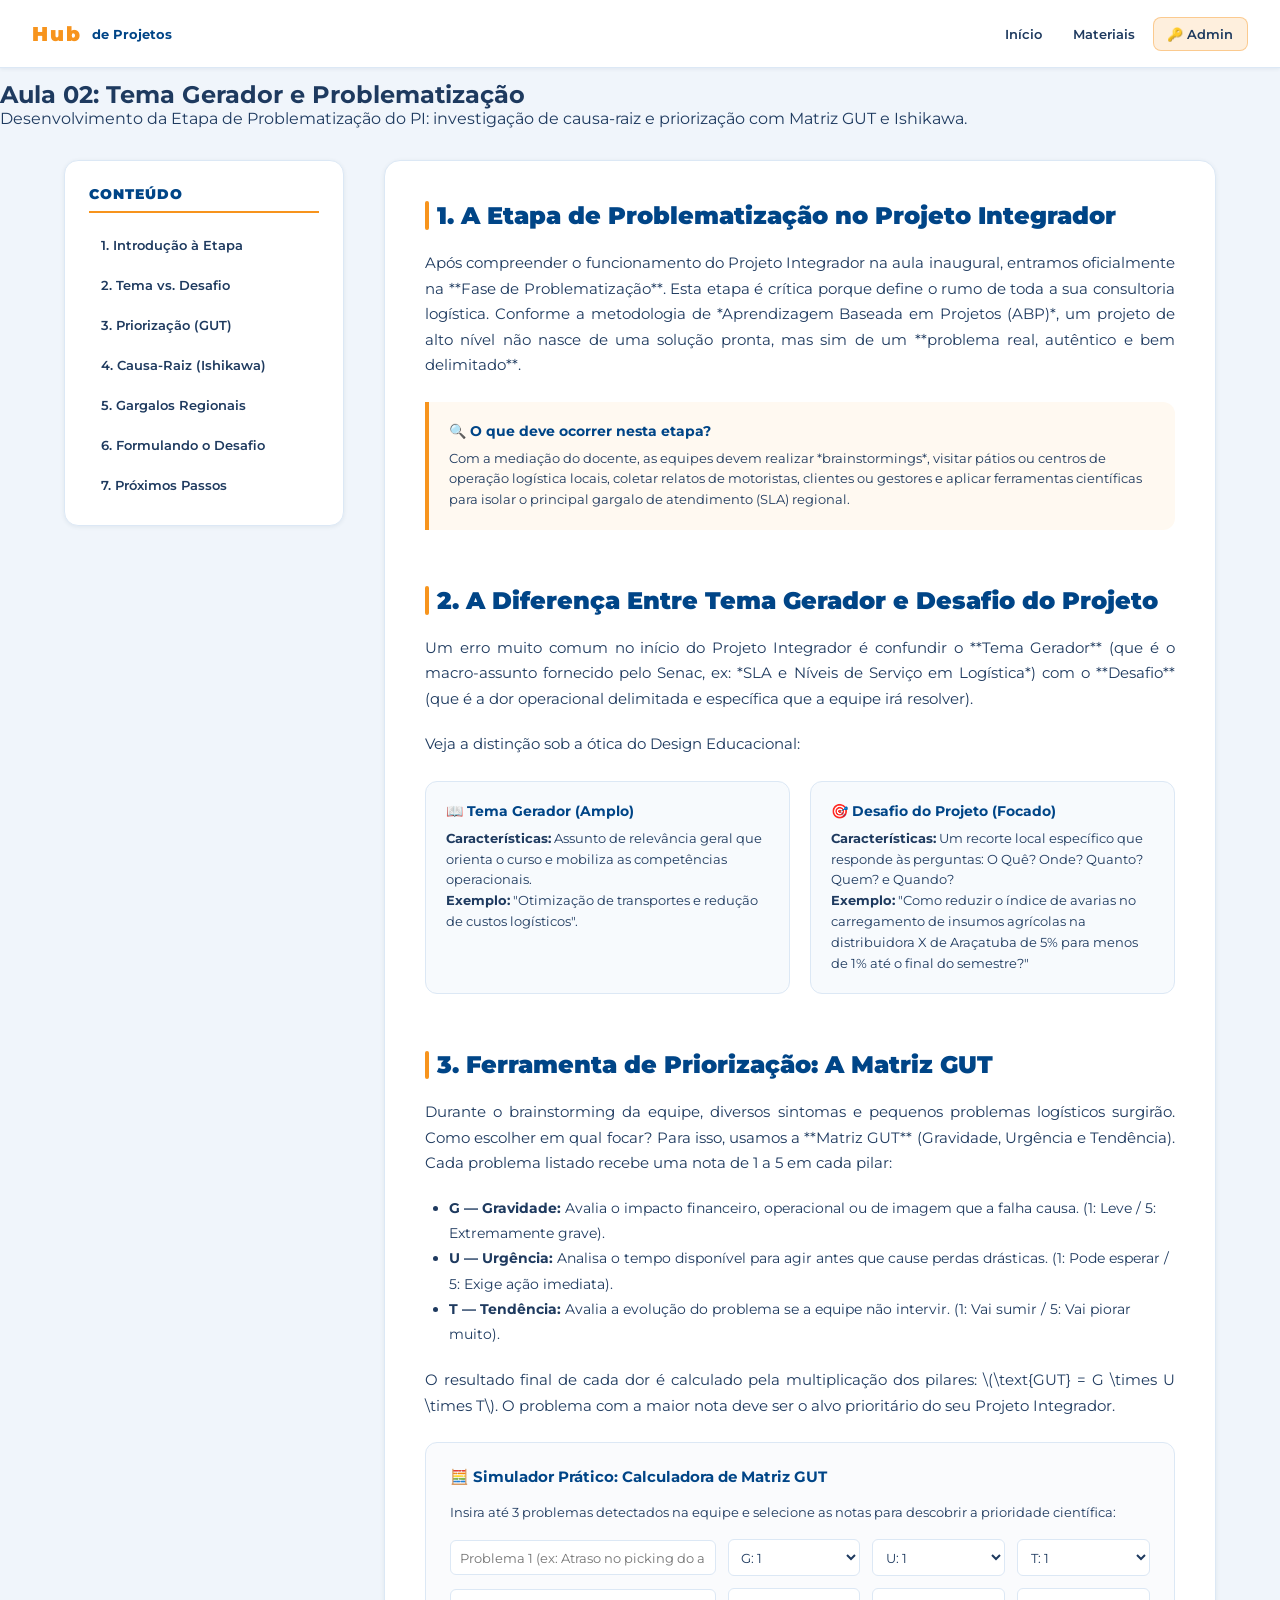
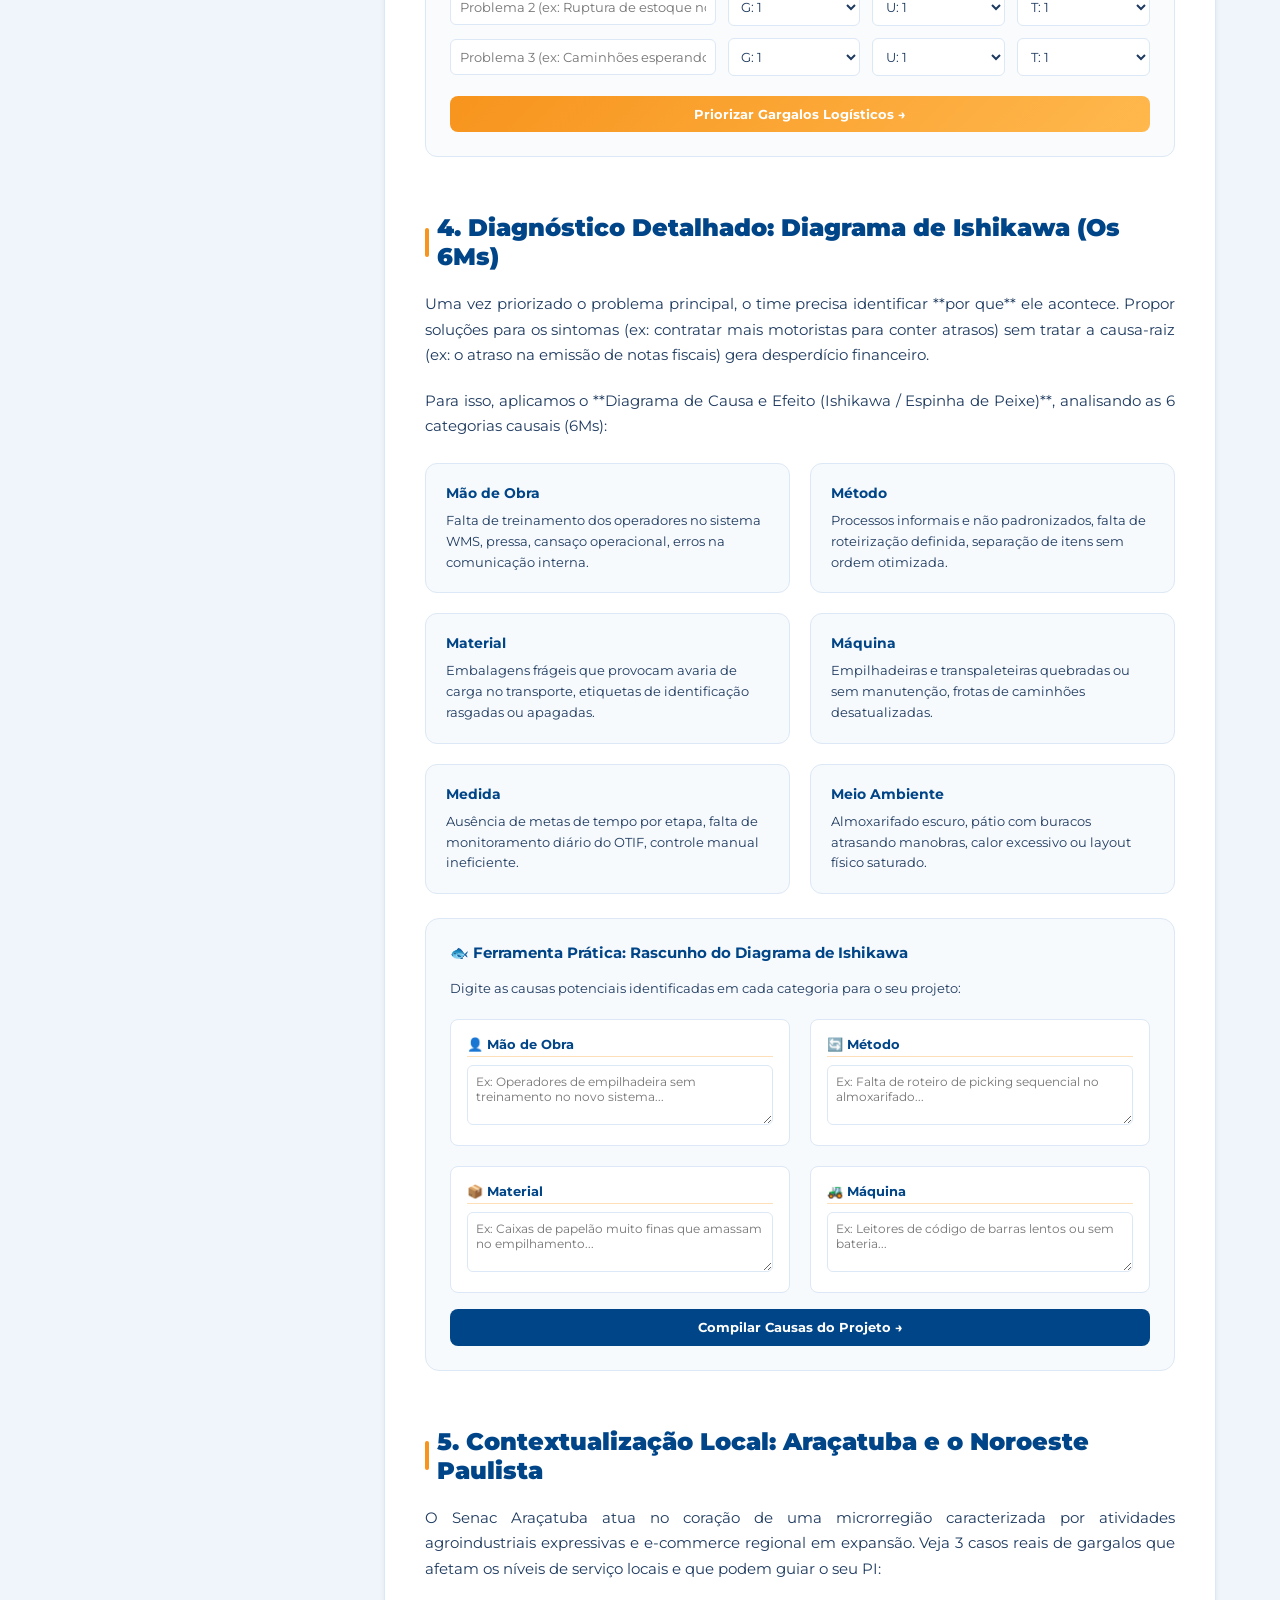
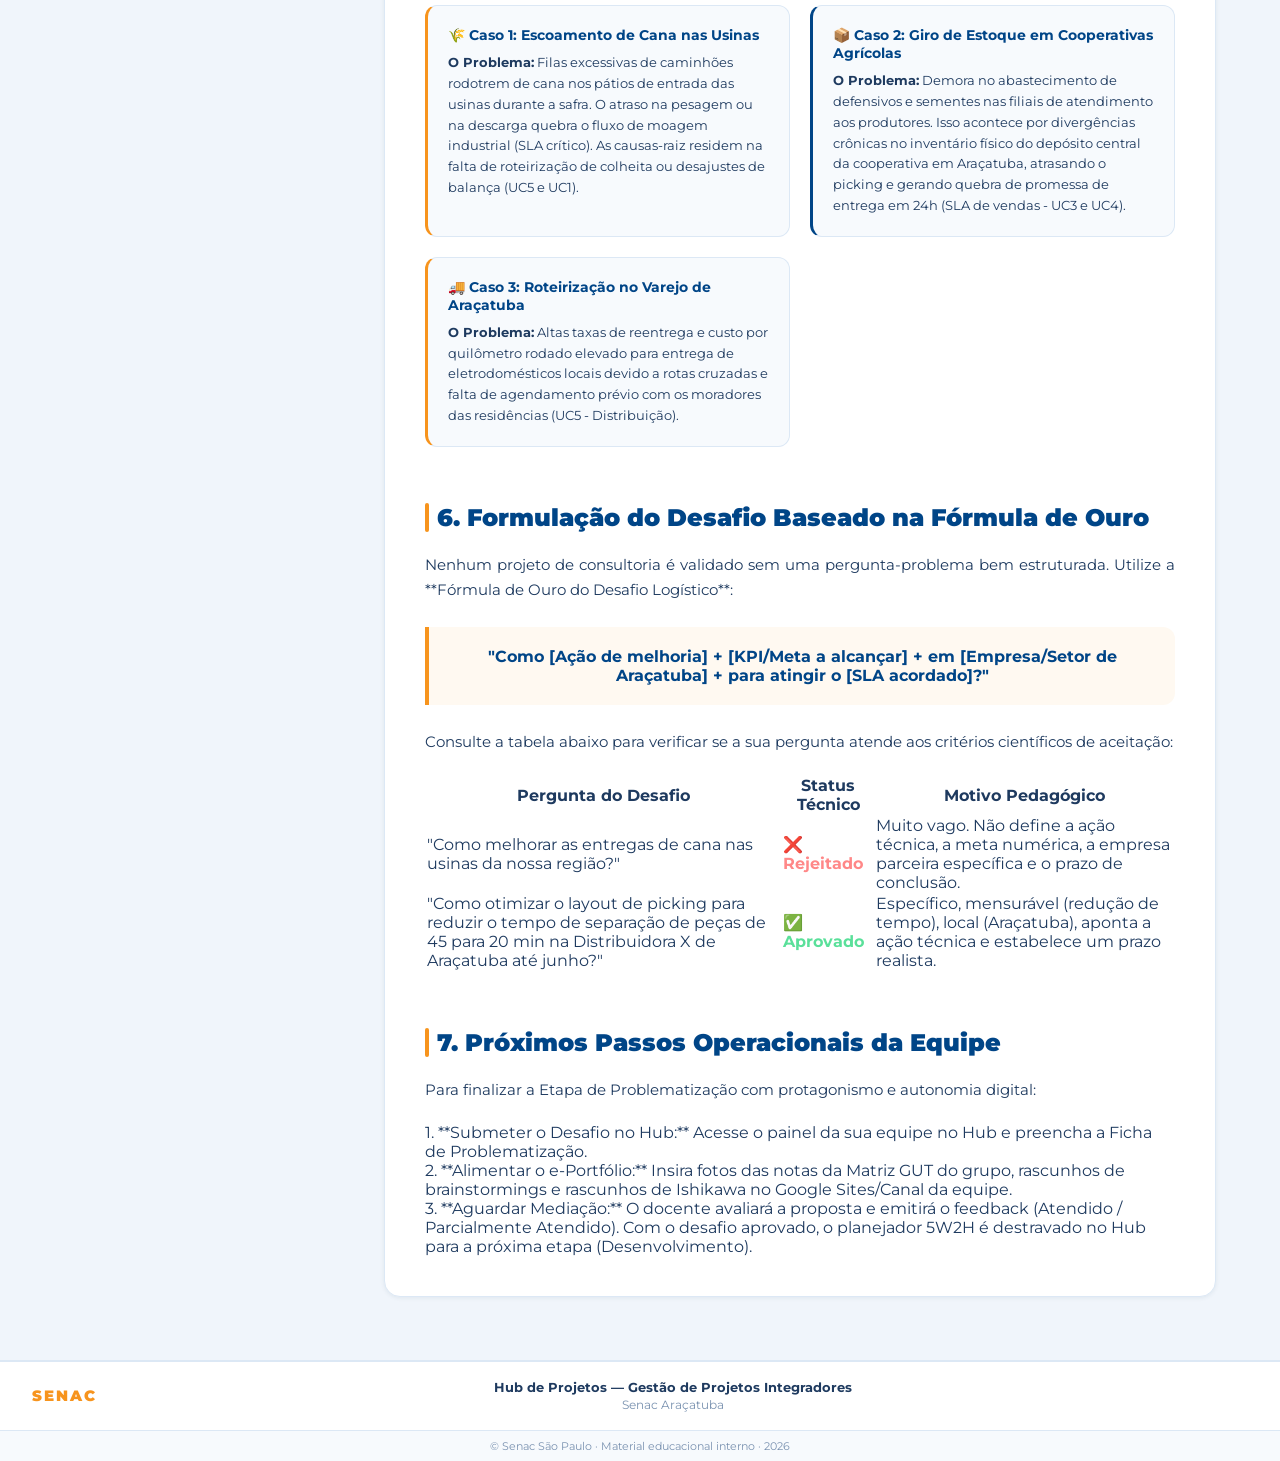
<file: aula02-aluno.html>
<!DOCTYPE html>
<html lang="pt-BR">

<head>
  <meta charset="UTF-8">
  <meta name="viewport" content="width=device-width, initial-scale=1.0">
  <title>Aula 02 — Hub de Projetos</title>
  <link href="https://fonts.googleapis.com/css2?family=Montserrat:wght@400;600;700;900&display=swap" rel="stylesheet">
  <link rel="stylesheet" href="style.css">
  <script src="db.js"></script>
  <style>
    /* Specific styles for the interactive lesson */
    .lesson-container {
      max-width: 1200px;
      margin: 2rem auto;
      padding: 0 1.5rem;
      display: grid;
      grid-template-columns: 280px 1fr;
      gap: 2.5rem;
    }

    @media (max-width: 900px) {
      .lesson-container {
        grid-template-columns: 1fr;
        gap: 1.5rem;
      }
    }

    /* Sidebar Navigation */
    .sidebar {
      position: sticky;
      top: 100px;
      height: fit-content;
      background: var(--surface);
      border: 1px solid var(--border);
      border-radius: 14px;
      padding: 1.5rem;
      box-shadow: var(--shadow-sm);
    }

    @media (max-width: 900px) {
      .sidebar {
        position: static;
      }
    }

    .sidebar-title {
      font-size: 14px;
      font-weight: 900;
      text-transform: uppercase;
      letter-spacing: 1px;
      color: var(--navy);
      margin-bottom: 1rem;
      border-bottom: 2px solid var(--orange);
      padding-bottom: 0.5rem;
    }

    .sidebar-menu {
      list-style: none;
      display: flex;
      flex-direction: column;
      gap: 0.5rem;
    }

    .sidebar-link {
      display: block;
      color: var(--text);
      text-decoration: none;
      font-size: 13px;
      font-weight: 600;
      padding: 0.5rem 0.75rem;
      border-radius: 8px;
      transition: all 0.2s;
    }

    .sidebar-link:hover {
      background: rgba(247, 148, 29, 0.08);
      color: var(--orange);
      padding-left: 1rem;
    }

    .sidebar-link.active {
      background: rgba(0, 69, 135, 0.06);
      color: var(--navy);
      font-weight: 700;
      border-left: 3px solid var(--navy);
      border-radius: 0 8px 8px 0;
    }

    /* Content Area */
    .lesson-content {
      background: var(--surface);
      border: 1px solid var(--border);
      border-radius: 16px;
      padding: 2.5rem;
      box-shadow: var(--shadow-sm);
    }

    @media (max-width: 600px) {
      .lesson-content {
        padding: 1.5rem;
      }
    }

    .lesson-section {
      margin-bottom: 3.5rem;
      scroll-margin-top: 100px;
    }

    .lesson-section:last-child {
      margin-bottom: 0;
    }

    .lesson-title {
      font-size: 24px;
      font-weight: 900;
      color: var(--navy);
      margin-bottom: 1.25rem;
      display: flex;
      align-items: center;
      gap: 0.5rem;
    }

    .lesson-title::before {
      content: '';
      display: block;
      width: 4px;
      height: 1.2em;
      background: var(--orange);
      border-radius: 2px;
    }

    .lesson-text {
      font-size: 15px;
      line-height: 1.7;
      color: var(--text);
      margin-bottom: 1.25rem;
      text-align: justify;
    }

    .lesson-highlight {
      background: rgba(247, 148, 29, 0.06);
      border-left: 4px solid var(--orange);
      padding: 1.25rem;
      border-radius: 0 12px 12px 0;
      margin: 1.5rem 0;
    }

    .lesson-highlight-title {
      font-weight: 700;
      color: var(--navy);
      margin-bottom: 0.5rem;
      font-size: 14px;
    }

    /* Grid layout inside content */
    .lesson-grid {
      display: grid;
      grid-template-columns: repeat(auto-fit, minmax(280px, 1fr));
      gap: 1.25rem;
      margin: 1.5rem 0;
    }

    .lesson-card {
      background: var(--surface-2);
      border: 1px solid var(--border);
      border-radius: 12px;
      padding: 1.25rem;
      transition: all 0.3s;
    }

    .lesson-card:hover {
      border-color: rgba(247, 148, 29, 0.25);
      transform: translateY(-2px);
      box-shadow: var(--shadow-sm);
    }

    .lesson-card-title {
      font-weight: 700;
      color: var(--navy);
      font-size: 14px;
      margin-bottom: 0.5rem;
      display: flex;
      align-items: center;
      gap: 0.4rem;
    }

    .lesson-card-text {
      font-size: 13px;
      line-height: 1.6;
      color: var(--text);
    }

    /* Interactive GUT matrix builder */
    .gut-builder {
      background: rgba(0, 69, 135, 0.02);
      border: 1px solid var(--border);
      border-radius: 12px;
      padding: 1.5rem;
      margin: 1.5rem 0;
    }

    .gut-row {
      display: grid;
      grid-template-columns: 2fr 1fr 1fr 1fr;
      gap: 0.75rem;
      margin-bottom: 0.75rem;
      align-items: center;
    }

    @media (max-width: 600px) {
      .gut-row {
        grid-template-columns: 1fr;
        gap: 0.5rem;
      }
    }

    .gut-input {
      width: 100%;
      padding: 0.55rem;
      border: 1px solid var(--border);
      border-radius: 6px;
      font-size: 13px;
      background: var(--surface);
      color: var(--text);
    }

    .gut-select {
      width: 100%;
      padding: 0.55rem;
      border: 1px solid var(--border);
      border-radius: 6px;
      font-size: 13px;
      background: var(--surface);
      color: var(--text);
    }

    /* Ishikawa Fishbone Diagram simulator */
    .ishikawa-box {
      background: var(--surface-2);
      border: 1px solid var(--border);
      border-radius: 14px;
      padding: 1.5rem;
      margin: 1.5rem 0;
    }

    .ishikawa-grid {
      display: grid;
      grid-template-columns: 1fr 1fr;
      gap: 1.25rem;
    }

    @media (max-width: 600px) {
      .ishikawa-grid {
        grid-template-columns: 1fr;
      }
    }

    .ishikawa-m {
      background: var(--surface);
      border: 1px solid var(--border);
      border-radius: 8px;
      padding: 1rem;
    }

    .ishikawa-m-title {
      font-weight: 700;
      font-size: 13px;
      color: var(--navy);
      margin-bottom: 0.5rem;
      border-bottom: 1px solid rgba(247, 148, 29, 0.3);
      padding-bottom: 0.25rem;
    }

    .ishikawa-textarea {
      width: 100%;
      min-height: 60px;
      padding: 0.5rem;
      border: 1px solid var(--border);
      border-radius: 6px;
      font-size: 12px;
      background: var(--surface);
      color: var(--text);
      resize: vertical;
      font-family: inherit;
    }

    .btn-act {
      background: var(--navy);
      color: #fff;
      border: none;
      padding: 0.65rem 1.25rem;
      border-radius: 8px;
      font-weight: 700;
      font-size: 13px;
      cursor: pointer;
      transition: all 0.2s;
      font-family: inherit;
    }

    .btn-act:hover {
      background: var(--navy-dark);
    }

    .btn-orange {
      background: linear-gradient(135deg, var(--orange), var(--orange-light));
      color: #fff;
    }

    .btn-orange:hover {
      box-shadow: 0 4px 12px rgba(247, 148, 29, 0.35);
    }
  </style>
</head>

<body>
  <a href="#main-content" class="skip-link">Pular para o conteúdo principal</a>
  <nav class="nav nav-light" role="navigation" aria-label="Navegação principal">
    <a href="index.html" class="nav-logo">Hub <span>de Projetos</span></a>
    <div class="nav-links">
      <a href="index.html">Início</a>
      <a href="materiais.html" class="nav-active">Materiais</a>
      <a href="admin.html" class="nav-btn">🔑 Admin</a>
    </div>
    <button class="hamburger" id="ham" type="button" onclick="toggleMenu()" aria-label="Abrir menu"
      aria-expanded="false" aria-controls="mob-menu">
      <span></span><span></span><span></span>
    </button>
  </nav>
  <div class="mobile-menu" id="mob-menu" role="menu" aria-label="Menu de navegação">
    <a href="index.html" role="menuitem" onclick="closeMenu()">Início</a>
    <a href="materiais.html" role="menuitem" onclick="closeMenu()">Materiais</a>
    <a href="admin.html" role="menuitem" onclick="closeMenu()">🔑 Admin</a>
  </div>

  <div class="page" id="main-content" style="padding-top: 80px;">
    <section class="page-header">
      <h1>Aula 02: <span>Tema Gerador e Problematização</span></h1>
      <p>Desenvolvimento da Etapa de Problematização do PI: investigação de causa-raiz e priorização com Matriz GUT e Ishikawa.</p>
    </section>

    <div class="lesson-container">
      <!-- Sidebar Navigation -->
      <aside class="sidebar">
        <div class="sidebar-title">Conteúdo</div>
        <ul class="sidebar-menu">
          <li><a href="#sec-intro" class="sidebar-link active">1. Introdução à Etapa</a></li>
          <li><a href="#sec-temavsdesafio" class="sidebar-link">2. Tema vs. Desafio</a></li>
          <li><a href="#sec-gut" class="sidebar-link">3. Priorização (GUT)</a></li>
          <li><a href="#sec-ishikawa" class="sidebar-link">4. Causa-Raiz (Ishikawa)</a></li>
          <li><a href="#sec-aracatuba" class="sidebar-link">5. Gargalos Regionais</a></li>
          <li><a href="#sec-smart" class="sidebar-link">6. Formulando o Desafio</a></li>
          <li><a href="#sec-passos" class="sidebar-link">7. Próximos Passos</a></li>
        </ul>
      </aside>

      <!-- Main Lesson Content -->
      <main class="lesson-content">

        <!-- 1. INTRODUÇÃO À ETAPA -->
        <section class="lesson-section" id="sec-intro">
          <h2 class="lesson-title">1. A Etapa de Problematização no Projeto Integrador</h2>
          <p class="lesson-text">
            Após compreender o funcionamento do Projeto Integrador na aula inaugural, entramos oficialmente na **Fase de Problematização**. Esta etapa é crítica porque define o rumo de toda a sua consultoria logística. Conforme a metodologia de *Aprendizagem Baseada em Projetos (ABP)*, um projeto de alto nível não nasce de uma solução pronta, mas sim de um **problema real, autêntico e bem delimitado**.
          </p>
          <div class="lesson-highlight">
            <div class="lesson-highlight-title">🔍 O que deve ocorrer nesta etapa?</div>
            <p class="lesson-card-text">
              Com a mediação do docente, as equipes devem realizar *brainstormings*, visitar pátios ou centros de operação logística locais, coletar relatos de motoristas, clientes ou gestores e aplicar ferramentas científicas para isolar o principal gargalo de atendimento (SLA) regional.
            </p>
          </div>
        </section>

        <!-- 2. TEMA VS DESAFIO -->
        <section class="lesson-section" id="sec-temavsdesafio">
          <h2 class="lesson-title">2. A Diferença Entre Tema Gerador e Desafio do Projeto</h2>
          <p class="lesson-text">
            Um erro muito comum no início do Projeto Integrador é confundir o **Tema Gerador** (que é o macro-assunto fornecido pelo Senac, ex: *SLA e Níveis de Serviço em Logística*) com o **Desafio** (que é a dor operacional delimitada e específica que a equipe irá resolver).
          </p>
          <p class="lesson-text">
            Veja a distinção sob a ótica do Design Educacional:
          </p>
          <div class="lesson-grid">
            <div class="lesson-card">
              <div class="lesson-card-title">📖 Tema Gerador (Amplo)</div>
              <p class="lesson-card-text"><strong>Características:</strong> Assunto de relevância geral que orienta o curso e mobiliza as competências operacionais.<br><strong>Exemplo:</strong> "Otimização de transportes e redução de custos logísticos".</p>
            </div>
            <div class="lesson-card">
              <div class="lesson-card-title">🎯 Desafio do Projeto (Focado)</div>
              <p class="lesson-card-text"><strong>Características:</strong> Um recorte local específico que responde às perguntas: O Quê? Onde? Quanto? Quem? e Quando?<br><strong>Exemplo:</strong> "Como reduzir o índice de avarias no carregamento de insumos agrícolas na distribuidora X de Araçatuba de 5% para menos de 1% até o final do semestre?"</p>
            </div>
          </div>
        </section>

        <!-- 3. PRIORIZAÇÃO (GUT) -->
        <section class="lesson-section" id="sec-gut">
          <h2 class="lesson-title">3. Ferramenta de Priorização: A Matriz GUT</h2>
          <p class="lesson-text">
            Durante o brainstorming da equipe, diversos sintomas e pequenos problemas logísticos surgirão. Como escolher em qual focar? Para isso, usamos a **Matriz GUT** (Gravidade, Urgência e Tendência). Cada problema listado recebe uma nota de 1 a 5 em cada pilar:
          </p>
          <ul style="margin-left: 1.5rem; font-size: 14px; line-height: 1.8; color: var(--text); margin-bottom: 1.25rem;">
            <li><strong>G — Gravidade:</strong> Avalia o impacto financeiro, operacional ou de imagem que a falha causa. (1: Leve / 5: Extremamente grave).</li>
            <li><strong>U — Urgência:</strong> Analisa o tempo disponível para agir antes que cause perdas drásticas. (1: Pode esperar / 5: Exige ação imediata).</li>
            <li><strong>T — Tendência:</strong> Avalia a evolução do problema se a equipe não intervir. (1: Vai sumir / 5: Vai piorar muito).</li>
          </ul>
          <p class="lesson-text">
            O resultado final de cada dor é calculado pela multiplicação dos pilares: \(\text{GUT} = G \times U \times T\). O problema com a maior nota deve ser o alvo prioritário do seu Projeto Integrador.
          </p>

          <!-- Interactive GUT matrix tool -->
          <div class="gut-builder">
            <h3 style="font-size: 15px; font-weight: 700; color: var(--navy); margin-bottom: 1rem;">🧮 Simulador Prático: Calculadora de Matriz GUT</h3>
            <p class="lesson-card-text" style="margin-bottom: 1rem;">Insira até 3 problemas detectados na equipe e selecione as notas para descobrir a prioridade científica:</p>
            
            <div id="gut-rows-container">
              <div class="gut-row">
                <input type="text" class="gut-input" id="prob-1" placeholder="Problema 1 (ex: Atraso no picking do armazém)">
                <select class="gut-select" id="g-1"><option value="1">G: 1</option><option value="2">G: 2</option><option value="3">G: 3</option><option value="4">G: 4</option><option value="5">G: 5</option></select>
                <select class="gut-select" id="u-1"><option value="1">U: 1</option><option value="2">U: 2</option><option value="3">U: 3</option><option value="4">U: 4</option><option value="5">U: 5</option></select>
                <select class="gut-select" id="t-1"><option value="1">T: 1</option><option value="2">T: 2</option><option value="3">T: 3</option><option value="4">T: 4</option><option value="5">T: 5</option></select>
              </div>
              <div class="gut-row">
                <input type="text" class="gut-input" id="prob-2" placeholder="Problema 2 (ex: Ruptura de estoque no estoque local)">
                <select class="gut-select" id="g-2"><option value="1">G: 1</option><option value="2">G: 2</option><option value="3">G: 3</option><option value="4">G: 4</option><option value="5">G: 5</option></select>
                <select class="gut-select" id="u-2"><option value="1">U: 1</option><option value="2">U: 2</option><option value="3">U: 3</option><option value="4">U: 4</option><option value="5">U: 5</option></select>
                <select class="gut-select" id="t-2"><option value="1">T: 1</option><option value="2">T: 2</option><option value="3">T: 3</option><option value="4">T: 4</option><option value="5">T: 5</option></select>
              </div>
              <div class="gut-row">
                <input type="text" class="gut-input" id="prob-3" placeholder="Problema 3 (ex: Caminhões esperando no pátio da usina)">
                <select class="gut-select" id="g-3"><option value="1">G: 1</option><option value="2">G: 2</option><option value="3">G: 3</option><option value="4">G: 4</option><option value="5">G: 5</option></select>
                <select class="gut-select" id="u-3"><option value="1">U: 1</option><option value="2">U: 2</option><option value="3">U: 3</option><option value="4">U: 4</option><option value="5">U: 5</option></select>
                <select class="gut-select" id="t-3"><option value="1">T: 1</option><option value="2">T: 2</option><option value="3">T: 3</option><option value="4">T: 4</option><option value="5">T: 5</option></select>
              </div>
            </div>

            <button type="button" class="btn-act btn-orange" onclick="calcularGUT()" style="margin-top: 0.5rem; width: 100%;">Priorizar Gargalos Logísticos →</button>

            <div id="gut-res" style="display:none; margin-top: 1rem; padding: 1rem; background: var(--surface-2); border: 1px solid var(--border); border-radius: 8px;">
              <h4 style="font-size: 13px; font-weight: 700; color: var(--navy); margin-bottom: 0.5rem;">📊 Ranking de Prioridade Logística:</h4>
              <ol id="gut-res-list" style="margin-left: 1.5rem; font-size: 13px; color: var(--text);"></ol>
            </div>
          </div>
        </section>

        <!-- 4. CAUSA-RAIZ (ISHIKAWA) -->
        <section class="lesson-section" id="sec-ishikawa">
          <h2 class="lesson-title">4. Diagnóstico Detalhado: Diagrama de Ishikawa (Os 6Ms)</h2>
          <p class="lesson-text">
            Uma vez priorizado o problema principal, o time precisa identificar **por que** ele acontece. Propor soluções para os sintomas (ex: contratar mais motoristas para conter atrasos) sem tratar a causa-raiz (ex: o atraso na emissão de notas fiscais) gera desperdício financeiro.
          </p>
          <p class="lesson-text">
            Para isso, aplicamos o **Diagrama de Causa e Efeito (Ishikawa / Espinha de Peixe)**, analisando as 6 categorias causais (6Ms):
          </p>
          <div class="lesson-grid">
            <div class="lesson-card">
              <div class="lesson-card-title">Mão de Obra</div>
              <p class="lesson-card-text">Falta de treinamento dos operadores no sistema WMS, pressa, cansaço operacional, erros na comunicação interna.</p>
            </div>
            <div class="lesson-card">
              <div class="lesson-card-title">Método</div>
              <p class="lesson-card-text">Processos informais e não padronizados, falta de roteirização definida, separação de itens sem ordem otimizada.</p>
            </div>
            <div class="lesson-card">
              <div class="lesson-card-title">Material</div>
              <p class="lesson-card-text">Embalagens frágeis que provocam avaria de carga no transporte, etiquetas de identificação rasgadas ou apagadas.</p>
            </div>
            <div class="lesson-card">
              <div class="lesson-card-title">Máquina</div>
              <p class="lesson-card-text">Empilhadeiras e transpaleteiras quebradas ou sem manutenção, frotas de caminhões desatualizadas.</p>
            </div>
            <div class="lesson-card">
              <div class="lesson-card-title">Medida</div>
              <p class="lesson-card-text">Ausência de metas de tempo por etapa, falta de monitoramento diário do OTIF, controle manual ineficiente.</p>
            </div>
            <div class="lesson-card">
              <div class="lesson-card-title">Meio Ambiente</div>
              <p class="lesson-card-text">Almoxarifado escuro, pátio com buracos atrasando manobras, calor excessivo ou layout físico saturado.</p>
            </div>
          </div>

          <!-- Interactive Ishikawa builder -->
          <div class="ishikawa-box">
            <h3 style="font-size: 15px; font-weight: 700; color: var(--navy); margin-bottom: 1rem;">🐟 Ferramenta Prática: Rascunho do Diagrama de Ishikawa</h3>
            <p class="lesson-card-text" style="margin-bottom: 1.25rem;">Digite as causas potenciais identificadas em cada categoria para o seu projeto:</p>
            
            <div class="ishikawa-grid">
              <div class="ishikawa-m">
                <div class="ishikawa-m-title">👤 Mão de Obra</div>
                <textarea class="ishikawa-textarea" id="ish-mao" placeholder="Ex: Operadores de empilhadeira sem treinamento no novo sistema..."></textarea>
              </div>
              <div class="ishikawa-m">
                <div class="ishikawa-m-title">🔄 Método</div>
                <textarea class="ishikawa-textarea" id="ish-metodo" placeholder="Ex: Falta de roteiro de picking sequencial no almoxarifado..."></textarea>
              </div>
              <div class="ishikawa-m">
                <div class="ishikawa-m-title">📦 Material</div>
                <textarea class="ishikawa-textarea" id="ish-material" placeholder="Ex: Caixas de papelão muito finas que amassam no empilhamento..."></textarea>
              </div>
              <div class="ishikawa-m">
                <div class="ishikawa-m-title">🚜 Máquina</div>
                <textarea class="ishikawa-textarea" id="ish-maquina" placeholder="Ex: Leitores de código de barras lentos ou sem bateria..."></textarea>
              </div>
            </div>

            <button type="button" class="btn-act" onclick="compilarIshikawa()" style="margin-top: 1rem; width: 100%;">Compilar Causas do Projeto →</button>

            <div id="ish-res" style="display:none; margin-top: 1.25rem; padding: 1rem; background: var(--surface); border: 1px solid var(--border); border-radius: 8px;">
              <h4 style="font-size: 13px; font-weight: 700; color: var(--navy); margin-bottom: 0.5rem; border-bottom: 1px solid rgba(255,255,255,0.08); padding-bottom: 0.25rem;">📋 Causas Estruturadas do Projeto:</h4>
              <div id="ish-res-text" style="font-size: 12px; line-height: 1.6; color: var(--text-light); white-space: pre-wrap;"></div>
            </div>
          </div>
        </section>

        <!-- 5. GARGALOS REGIONAIS -->
        <section class="lesson-section" id="sec-aracatuba">
          <h2 class="lesson-title">5. Contextualização Local: Araçatuba e o Noroeste Paulista</h2>
          <p class="lesson-text">
            O Senac Araçatuba atua no coração de uma microrregião caracterizada por atividades agroindustriais expressivas e e-commerce regional em expansão. Veja 3 casos reais de gargalos que afetam os níveis de serviço locais e que podem guiar o seu PI:
          </p>
          <div class="lesson-grid">
            <div class="lesson-card" style="border-left: 3px solid var(--orange);">
              <div class="lesson-card-title">🌾 Caso 1: Escoamento de Cana nas Usinas</div>
              <p class="lesson-card-text"><strong>O Problema:</strong> Filas excessivas de caminhões rodotrem de cana nos pátios de entrada das usinas durante a safra. O atraso na pesagem ou na descarga quebra o fluxo de moagem industrial (SLA crítico). As causas-raiz residem na falta de roteirização de colheita ou desajustes de balança (UC5 e UC1).</p>
            </div>
            <div class="lesson-card" style="border-left: 3px solid var(--navy);">
              <div class="lesson-card-title">📦 Caso 2: Giro de Estoque em Cooperativas Agrícolas</div>
              <p class="lesson-card-text"><strong>O Problema:</strong> Demora no abastecimento de defensivos e sementes nas filiais de atendimento aos produtores. Isso acontece por divergências crônicas no inventário físico do depósito central da cooperativa em Araçatuba, atrasando o picking e gerando quebra de promessa de entrega em 24h (SLA de vendas - UC3 e UC4).</p>
            </div>
            <div class="lesson-card" style="border-left: 3px solid var(--orange);">
              <div class="lesson-card-title">🚚 Caso 3: Roteirização no Varejo de Araçatuba</div>
              <p class="lesson-card-text"><strong>O Problema:</strong> Altas taxas de reentrega e custo por quilômetro rodado elevado para entrega de eletrodomésticos locais devido a rotas cruzadas e falta de agendamento prévio com os moradores das residências (UC5 - Distribuição).</p>
            </div>
          </div>
        </section>

        <!-- 6. FORMULANDO O DESAFIO -->
        <section class="lesson-section" id="sec-smart">
          <h2 class="lesson-title">6. Formulação do Desafio Baseado na Fórmula de Ouro</h2>
          <p class="lesson-text">
            Nenhum projeto de consultoria é validado sem uma pergunta-problema bem estruturada. Utilize a **Fórmula de Ouro do Desafio Logístico**:
          </p>
          <div class="lesson-highlight" style="font-size: 16px; font-weight: 700; text-align: center; color: var(--navy);">
            "Como [Ação de melhoria] + [KPI/Meta a alcançar] + em [Empresa/Setor de Araçatuba] + para atingir o [SLA acordado]?"
          </div>
          <p class="lesson-text">
            Consulte a tabela abaixo para verificar se a sua pergunta atende aos critérios científicos de aceitação:
          </p>
          <table class="comparison-table">
            <thead>
              <tr>
                <th>Pergunta do Desafio</th>
                <th>Status Técnico</th>
                <th>Motivo Pedagógico</th>
              </tr>
            </thead>
            <tbody>
              <tr>
                <td>"Como melhorar as entregas de cana nas usinas da nossa região?"</td>
                <td style="color:#ff8888; font-weight:700">❌ Rejeitado</td>
                <td>Muito vago. Não define a ação técnica, a meta numérica, a empresa parceira específica e o prazo de conclusão.</td>
              </tr>
              <tr>
                <td>"Como otimizar o layout de picking para reduzir o tempo de separação de peças de 45 para 20 min na Distribuidora X de Araçatuba até junho?"</td>
                <td style="color:#5ae09a; font-weight:700">✅ Aprovado</td>
                <td>Específico, mensurável (redução de tempo), local (Araçatuba), aponta a ação técnica e estabelece um prazo realista.</td>
              </tr>
            </tbody>
          </table>
        </section>

        <!-- 7. PRÓXIMOS PASSOS -->
        <section class="lesson-section" id="sec-passos">
          <h2 class="lesson-title">7. Próximos Passos Operacionais da Equipe</h2>
          <p class="lesson-text">
            Para finalizar a Etapa de Problematização com protagonismo e autonomia digital:
          </p>
          <div class="formula-box">
            1. **Submeter o Desafio no Hub:** Acesse o painel da sua equipe no Hub e preencha a Ficha de Problematização.<br>
            2. **Alimentar o e-Portfólio:** Insira fotos das notas da Matriz GUT do grupo, rascunhos de brainstormings e rascunhos de Ishikawa no Google Sites/Canal da equipe.<br>
            3. **Aguardar Mediação:** O docente avaliará a proposta e emitirá o feedback (Atendido / Parcialmente Atendido). Com o desafio aprovado, o planejador 5W2H é destravado no Hub para a próxima etapa (Desenvolvimento).
          </div>
        </section>

      </main>
    </div>
  </div>

  <footer role="contentinfo">
    <div class="f-logo">SENAC</div>
    <div class="f-center" id="footer-center">
      <div class="f-line1">Hub de Projetos — Gestão de Projetos Integradores</div>
      <div class="f-line2">Senac Araçatuba</div>
    </div>
    <div class="f-right" id="footer-right"></div>
  </footer>
  <div class="f-copy">© Senac São Paulo · Material educacional interno · 2026</div>

  <script>
    function toggleMenu() {
      const h = document.getElementById('ham');
      const m = document.getElementById('mob-menu');
      const isOpen = h.classList.toggle('open');
      m.classList.toggle('open');
      h.setAttribute('aria-expanded', isOpen);
    }
    function closeMenu() {
      document.getElementById('ham').classList.remove('open');
      document.getElementById('mob-menu').classList.remove('open');
    }

    function calcularGUT() {
      const results = [];
      for (let i = 1; i <= 3; i++) {
        const prob = document.getElementById('prob-' + i).value.trim();
        const g = parseInt(document.getElementById('g-' + i).value);
        const u = parseInt(document.getElementById('u-' + i).value);
        const t = parseInt(document.getElementById('t-' + i).value);
        if (prob) {
          const total = g * u * t;
          results.push({ prob, total, g, u, t });
        }
      }

      if (results.length === 0) {
        alert('Digite ao menos um problema para realizar o cálculo.');
        return;
      }

      // Sort by score desc
      results.sort((a, b) => b.total - a.total);

      const resBox = document.getElementById('gut-res');
      const resList = document.getElementById('gut-res-list');
      resList.innerHTML = results.map((r, idx) => `
        <li style="margin-bottom: 0.5rem;">
          <strong>${r.prob}</strong> — Pontuação GUT: <span style="color:var(--orange); font-weight:700">${r.total}</span> 
          (G: ${r.g} · U: ${r.u} · T: ${r.t}) 
          ${idx === 0 ? '<span style="font-size: 11px; background: rgba(50,200,100,0.15); color:#5ae09a; padding: 0.1rem 0.5rem; border-radius: 10px; margin-left:0.5rem; font-weight:700">Foco do PI!</span>' : ''}
        </li>
      `).join('');
      resBox.style.display = 'block';
    }

    function compilarIshikawa() {
      const mao = document.getElementById('ish-mao').value.trim() || 'Sem causas identificadas.';
      const met = document.getElementById('ish-metodo').value.trim() || 'Sem causas identificadas.';
      const mat = document.getElementById('ish-material').value.trim() || 'Sem causas identificadas.';
      const maq = document.getElementById('ish-maquina').value.trim() || 'Sem causas identificadas.';

      const resBox = document.getElementById('ish-res');
      const resText = document.getElementById('ish-res-text');

      resText.textContent = `• Mão de Obra:\n  ${mao}\n\n• Métodos:\n  ${met}\n\n• Materiais:\n  ${mat}\n\n• Máquinas/Equipamentos:\n  ${maq}`;
      resBox.style.display = 'block';
    }

    // Dynamic active state on sidebar scroll
    window.addEventListener('scroll', () => {
      const sections = document.querySelectorAll('.lesson-section');
      const links = document.querySelectorAll('.sidebar-link');
      let current = '';

      sections.forEach(sec => {
        const top = sec.offsetTop;
        if (pageYOffset >= top - 150) {
          current = sec.getAttribute('id');
        }
      });

      links.forEach(link => {
        link.classList.remove('active');
        if (link.getAttribute('href') === '#' + current) {
          link.classList.add('active');
        }
      });
    });
  </script>
</body>

</html>
</file>
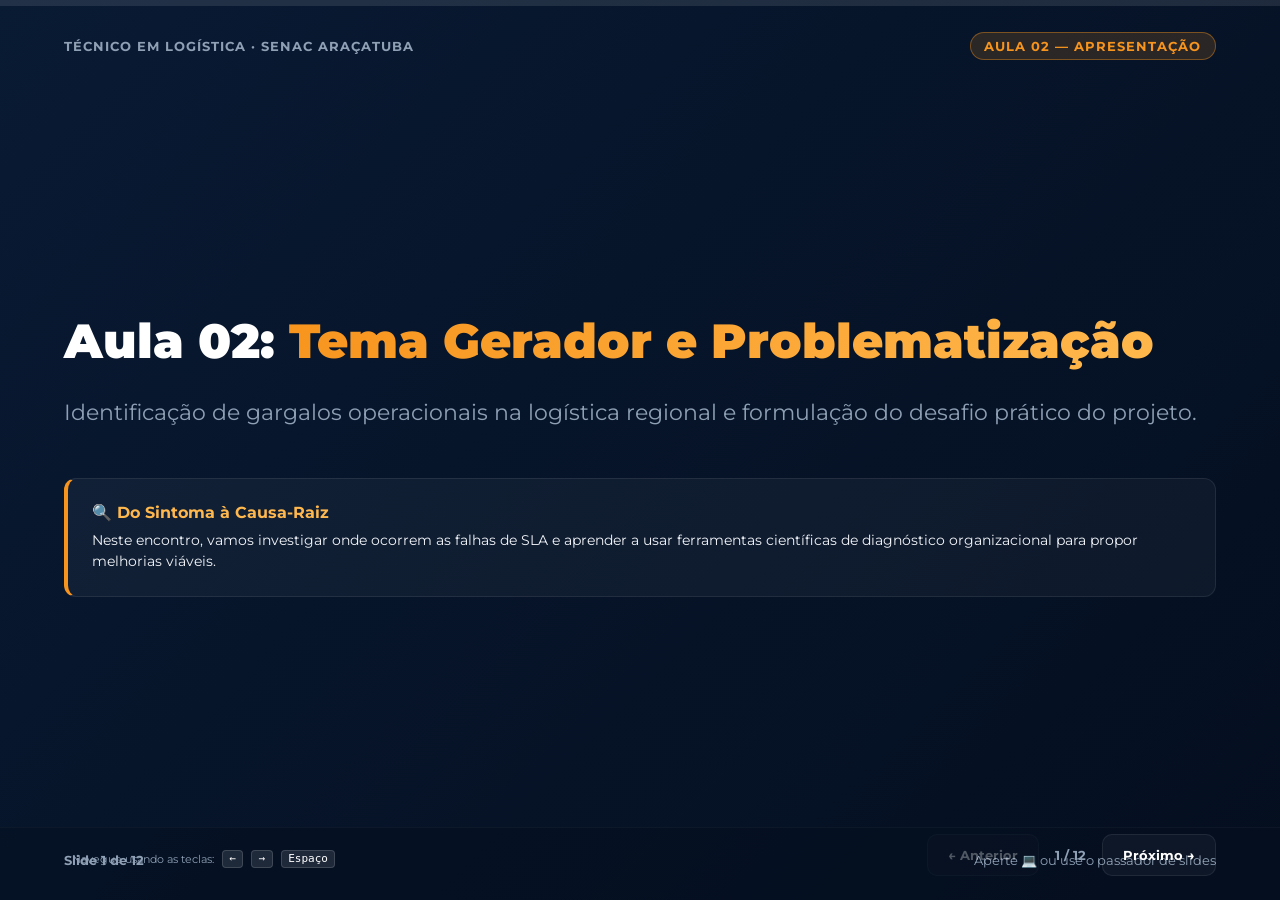
<file: aula02-slides.html>
<!DOCTYPE html>
<html lang="pt-BR">

<head>
  <meta charset="UTF-8">
  <meta name="viewport" content="width=device-width, initial-scale=1.0">
  <title>Apresentação: Aula 02 — Hub de Projetos</title>
  <link href="https://fonts.googleapis.com/css2?family=Montserrat:wght@400;600;700;900&display=swap" rel="stylesheet">
  <style>
    /* Premium Slide Presentation Styles */
    :root {
      --navy: #002d6b;
      --navy-light: #004587;
      --orange: #F7941D;
      --orange-light: #FFB84D;
      --bg-dark: #07152b;
      --text-light: #f2f5fa;
      --text-muted: #8fa0b5;
      --surface: rgba(255, 255, 255, 0.04);
      --border: rgba(255, 255, 255, 0.08);
      --font: 'Montserrat', sans-serif;
    }

    * {
      box-sizing: border-box;
      margin: 0;
      padding: 0;
      font-family: var(--font);
    }

    body {
      background: var(--bg-dark);
      color: var(--text-light);
      overflow: hidden;
      height: 100vh;
      width: 100vw;
      display: flex;
      flex-direction: column;
      justify-content: center;
      align-items: center;
      user-select: none;
    }

    /* Slides Container */
    .slides-container {
      position: relative;
      width: 100vw;
      height: 100vh;
      max-width: 100vw;
      max-height: 100vh;
      background: linear-gradient(135deg, #091a33 0%, #040e1f 100%);
      border: none;
      border-radius: 0;
      box-shadow: none;
      display: flex;
      flex-direction: column;
      overflow: hidden;
      justify-content: space-between;
    }

    /* Progress Bar */
    .progress-bar-container {
      width: 100%;
      height: 6px;
      background: rgba(255, 255, 255, 0.1);
      position: absolute;
      top: 0;
      left: 0;
      z-index: 10;
    }

    .progress-bar {
      height: 100%;
      background: linear-gradient(90deg, var(--orange), var(--orange-light));
      width: 0%;
      transition: width 0.3s ease;
    }

    /* Header & Footer Info */
    .slide-header {
      padding: 2rem 4rem 0.5rem;
      display: flex;
      justify-content: space-between;
      align-items: center;
      font-size: 13px;
      font-weight: 700;
      text-transform: uppercase;
      letter-spacing: 1px;
      color: var(--text-muted);
      z-index: 2;
    }

    .slide-header .badge {
      background: rgba(247, 148, 29, 0.15);
      border: 1px solid rgba(247, 148, 29, 0.4);
      color: var(--orange);
      padding: 0.3rem 0.85rem;
      border-radius: 20px;
    }

    .slide-footer {
      padding: 1.5rem 4rem 2rem;
      display: flex;
      justify-content: space-between;
      align-items: center;
      font-size: 13px;
      color: var(--text-muted);
      border-top: 1px solid rgba(255, 255, 255, 0.03);
      z-index: 2;
      background: rgba(4, 14, 31, 0.5);
    }

    /* Slide Content Wrap */
    .slide-body {
      flex: 1;
      padding: 3rem 4rem;
      display: flex;
      flex-direction: column;
      justify-content: center;
      z-index: 2;
      position: relative;
    }

    /* Slide Switch Transitions */
    .slide {
      position: absolute;
      inset: 0;
      opacity: 0;
      pointer-events: none;
      transition: opacity 0.5s ease-in-out, transform 0.5s ease-in-out;
      transform: scale(0.98) translateY(10px);
      padding: 6rem 4rem 5rem;
      display: flex;
      flex-direction: column;
      justify-content: center;
    }

    .slide.active {
      opacity: 1;
      pointer-events: auto;
      transform: scale(1) translateY(0);
    }

    /* Typography */
    .slide-title {
      font-size: clamp(28px, 5vw, 48px);
      font-weight: 900;
      color: #fff;
      margin-bottom: 1.5rem;
      line-height: 1.2;
    }

    .slide-title span {
      background: linear-gradient(135deg, var(--orange), var(--orange-light));
      -webkit-background-clip: text;
      -webkit-text-fill-color: transparent;
      background-clip: text;
    }

    .slide-desc {
      font-size: clamp(16px, 2.5vw, 22px);
      line-height: 1.6;
      color: var(--text-muted);
      margin-bottom: 2rem;
    }

    /* Grid & Cards Inside Slides */
    .slide-grid {
      display: grid;
      grid-template-columns: repeat(auto-fit, minmax(250px, 1fr));
      gap: 1.5rem;
      margin-top: 1rem;
    }

    .slide-card {
      background: var(--surface);
      border: 1px solid var(--border);
      border-radius: 12px;
      padding: 1.5rem;
      transition: all 0.3s;
    }

    .slide-card:hover {
      border-color: rgba(247, 148, 29, 0.3);
      background: rgba(255, 255, 255, 0.06);
    }

    .slide-card-title {
      font-size: 16px;
      font-weight: 700;
      color: var(--orange-light);
      margin-bottom: 0.5rem;
    }

    .slide-card-text {
      font-size: 14px;
      line-height: 1.5;
      color: var(--text-light);
    }

    /* Controls Panel */
    .controls-panel {
      position: absolute;
      bottom: 1.5rem;
      right: 4rem;
      display: flex;
      gap: 1rem;
      align-items: center;
      z-index: 20;
    }

    .btn-ctrl {
      background: var(--surface);
      border: 1px solid var(--border);
      color: #fff;
      padding: 0.75rem 1.25rem;
      border-radius: 10px;
      font-weight: 700;
      font-size: 13px;
      cursor: pointer;
      transition: all 0.2s;
    }

    .btn-ctrl:hover {
      background: var(--orange);
      border-color: var(--orange);
    }

    .btn-ctrl:disabled {
      opacity: 0.3;
      cursor: not-allowed;
      background: var(--surface);
      border-color: var(--border);
    }

    .slide-counter {
      font-size: 13px;
      font-weight: 700;
      color: var(--text-muted);
    }

    /* Special Elements */
    .formula-box {
      background: rgba(0, 45, 107, 0.3);
      border: 1px solid rgba(0, 69, 135, 0.5);
      border-left: 5px solid var(--orange);
      padding: 1.5rem;
      border-radius: 8px;
      margin: 1rem 0;
      font-size: 15px;
      line-height: 1.6;
    }

    .highlight-text {
      color: var(--orange-light);
      font-weight: 700;
    }

    /* Key indicator display */
    .keyboard-hint {
      margin-top: 1rem;
      font-size: 11px;
      color: var(--text-muted);
      display: flex;
      gap: 0.5rem;
      align-items: center;
    }

    .kbd-btn {
      background: rgba(255, 255, 255, 0.1);
      border: 1px solid rgba(255, 255, 255, 0.15);
      padding: 0.1rem 0.4rem;
      border-radius: 4px;
      font-family: monospace;
      color: #fff;
    }
    /* Keyboard Hint */
    .keyboard-hint {
      position: absolute;
      bottom: 2rem;
      left: 4.5rem;
      font-size: 11px;
      color: var(--text-muted);
      display: flex;
      gap: 0.5rem;
      align-items: center;
      z-index: 20;
    }

    @media (max-width: 900px) {
      .keyboard-hint {
        display: none;
      }
      .controls-panel {
        right: 2rem;
      }
      .slide-header, .slide-footer, .slide {
        padding-left: 2rem;
        padding-right: 2rem;
      }
    }
  </style>
</head>

<body>

  <div class="slides-container">
    <div class="progress-bar-container">
      <div class="progress-bar" id="p-bar"></div>
    </div>

    <!-- Header -->
    <div class="slide-header">
      <span>Técnico em Logística · Senac Araçatuba</span>
      <span class="badge">Aula 02 — Apresentação</span>
    </div>

    <!-- Slides Body -->
    <div class="slide-body">

      <!-- SLIDE 1 -->
      <section class="slide active">
        <h1 class="slide-title">Aula 02: <span>Tema Gerador e Problematização</span></h1>
        <p class="slide-desc">Identificação de gargalos operacionais na logística regional e formulação do desafio prático do projeto.</p>
        <div class="slide-grid" style="grid-template-columns: 1fr;">
          <div class="slide-card" style="border-left: 4px solid var(--orange);">
            <div class="slide-card-title">🔍 Do Sintoma à Causa-Raiz</div>
            <p class="slide-card-text">Neste encontro, vamos investigar onde ocorrem as falhas de SLA e aprender a usar ferramentas científicas de diagnóstico organizacional para propor melhorias viáveis.</p>
          </div>
        </div>
      </section>

      <!-- SLIDE 2 -->
      <section class="slide">
        <h1 class="slide-title">Objetivos do <span>Encontro</span></h1>
        <p class="slide-desc">O que esperamos alcançar ao final desta aula prática:</p>
        <div class="slide-grid">
          <div class="slide-card">
            <div class="slide-card-title">1. Mapear Gargalos</div>
            <p class="slide-card-text">Identificar problemas logísticos reais nas empresas de Araçatuba e região.</p>
          </div>
          <div class="slide-card">
            <div class="slide-card-title">2. Priorizar Dores</div>
            <p class="slide-card-text">Utilizar ferramentas de priorização (Matriz GUT) para focar na falha mais crítica.</p>
          </div>
          <div class="slide-card">
            <div class="slide-card-title">3. Formular o Desafio</div>
            <p class="slide-card-text">Estruturar a pergunta-problema do PI de forma científica e mensurável (SMART).</p>
          </div>
        </div>
      </section>

      <!-- SLIDE 3 -->
      <section class="slide">
        <h1 class="slide-title">O que é o <span>Tema Gerador?</span></h1>
        <p class="slide-desc">O ponto de partida do Projeto Integrador no Senac.</p>
        <div class="formula-box">
          No Senac, o <strong>Tema Gerador</strong> é um assunto amplo da área profissional (neste caso, <span class="highlight-text">SLA - Níveis de Serviço em Logística</span>) que atua como desencadeador de investigações e debates sobre a realidade local.
        </div>
        <div class="slide-grid">
          <div class="slide-card">
            <div class="slide-card-title">Conexão Real</div>
            <p class="slide-card-text">Ele deve ser significativo para os alunos e estar intimamente ligado ao mercado de trabalho regional.</p>
          </div>
          <div class="slide-card">
            <div class="slide-card-title">Interdisciplinar</div>
            <p class="slide-card-text">Mobiliza todas as competências das disciplinas integradas (Armazenagem, Estoques, Compras, Transporte).</p>
          </div>
        </div>
      </section>

      <!-- SLIDE 4 -->
      <section class="slide">
        <h1 class="slide-title">Tema Gerador <span>vs.</span> Desafio do Projeto</h1>
        <p class="slide-desc">Compreenda a diferença entre o macro-tema e a dor do seu cliente:</p>
        <div class="slide-grid">
          <div class="slide-card" style="border-top: 3px solid var(--orange);">
            <div class="slide-card-title">Tema Gerador (Assunto Amplo)</div>
            <p class="slide-card-text">"Níveis de Serviço (SLA) e Metas Logísticas em Empresas Locais."</p>
          </div>
          <div class="slide-card" style="border-top: 3px solid var(--navy-light);">
            <div class="slide-card-title">Desafio do Projeto (Problema Específico)</div>
            <p class="slide-card-text">"Como reduzir o tempo de descarga de caminhões de cana de 4h para 2h na Usina X de Araçatuba?"</p>
          </div>
        </div>
      </section>

      <!-- SLIDE 5 -->
      <section class="slide">
        <h1 class="slide-title">Diagnóstico: <span>1. Brainstorming</span></h1>
        <p class="slide-desc">Tempestade de ideias para mapear os sintomas logísticos:</p>
        <div class="slide-grid">
          <div class="slide-card">
            <div class="slide-card-title">Como fazer?</div>
            <p class="slide-card-text">Reúna a equipe e liste todos os problemas logísticos identificados em visitas técnicas, estágios ou notícias da região, sem julgamento prévio.</p>
          </div>
          <div class="slide-card">
            <div class="slide-card-title">Foco em Sintomas</div>
            <p class="slide-card-text">"Os clientes reclamam de atraso", "Há muita avaria de carga", "O almoxarifado está desorganizado".</p>
          </div>
        </div>
      </section>

      <!-- SLIDE 6 -->
      <section class="slide">
        <h1 class="slide-title">Diagnóstico: <span>2. Matriz GUT</span></h1>
        <p class="slide-desc">Como priorizar qual problema focar no seu Projeto Integrador:</p>
        <p class="slide-desc" style="font-size: 13px;">Dê notas de 1 a 5 para cada problema identificado nos seguintes critérios:</p>
        <div class="slide-grid">
          <div class="slide-card">
            <div class="slide-card-title">G — Gravidade</div>
            <p class="slide-card-text">Qual o impacto financeiro ou operacional do problema na empresa? (1: Leve, 5: Extremamente grave).</p>
          </div>
          <div class="slide-card">
            <div class="slide-card-title">U — Urgência</div>
            <p class="slide-card-text">Esse problema precisa de uma solução imediata ou pode esperar? (1: Pode esperar, 5: Exige ação imediata).</p>
          </div>
          <div class="slide-card">
            <div class="slide-card-title">T — Tendência</div>
            <p class="slide-card-text">Se nada for feito, o problema vai piorar rapidamente, estabilizar ou sumir? (1: Vai diminuir, 5: Vai piorar muito).</p>
          </div>
        </div>
        <div class="formula-box" style="margin-top: 1rem; padding: 0.75rem 1.5rem; font-size: 13px; text-align: center;">
          Multiplique os critérios: <span class="highlight-text">Pontuação = G x U x T</span>. O problema com maior pontuação será o foco do projeto!
        </div>
      </section>

      <!-- SLIDE 7 -->
      <section class="slide">
        <h1 class="slide-title">Diagnóstico: <span>3. Ishikawa (Espinha de Peixe)</span></h1>
        <p class="slide-desc">Identificando as verdadeiras causas do problema escolhido:</p>
        <div class="slide-grid">
          <div class="slide-card">
            <div class="slide-card-title">Mão de Obra e Métodos</div>
            <p class="slide-card-text">Falta de treinamento, cansaço operacional, ou processos informais e despadronizados no armazém.</p>
          </div>
          <div class="slide-card">
            <div class="slide-card-title">Máquinas e Materiais</div>
            <p class="slide-card-text">Empilhadeiras quebradas, sinalizações de layout ineficientes ou embalagens frágeis.</p>
          </div>
          <div class="slide-card">
            <div class="slide-card-title">Medidas e Meio Ambiente</div>
            <p class="slide-card-text">Ausência de indicadores de desempenho (KPIs) ou espaço físico saturado e mal iluminado.</p>
          </div>
        </div>
      </section>

      <!-- SLIDE 8 -->
      <section class="slide">
        <h1 class="slide-title">Dores Logísticas em <span>Araçatuba e Região</span></h1>
        <p class="slide-desc">Gargalos operacionais reais e oportunidades para o seu projeto:</p>
        <div class="slide-grid">
          <div class="slide-card">
            <div class="slide-card-title">🌾 Agro & Sucroenergético</div>
            <p class="slide-card-text">Tempo de espera de caminhões em pátios de usinas de açúcar/álcool e quebra de SLA no fornecimento de insumos agrícolas.</p>
          </div>
          <div class="slide-card">
            <div class="slide-card-title">🛒 Varejo e Distribuição</div>
            <p class="slide-card-text">Dificuldade em atingir prazos de entrega rápida (e-commerce local) e alta taxa de devolução de pedidos.</p>
          </div>
          <div class="slide-card">
            <div class="slide-card-title">♻️ Logística Reversa</div>
            <p class="slide-card-text">Coleta inadequada de embalagens vazias de defensivos agrícolas ou descarte ineficiente de paletes nas indústrias locais.</p>
          </div>
        </div>
      </section>

      <!-- SLIDE 9 -->
      <section class="slide">
        <h1 class="slide-title">Fórmula do <span>Desafio SMART</span></h1>
        <p class="slide-desc">Cada equipe deve formular a sua pergunta-desafio utilizando a seguinte estrutura:</p>
        <div class="formula-box" style="font-size: 18px; text-align: center;">
          "Como <span class="highlight-text">[Ação]</span> + <span class="highlight-text">[KPI/Meta]</span> em <span class="highlight-text">[Empresa de Araçatuba]</span> para atingir o <span class="highlight-text">[SLA acordado]</span>?"
        </div>
        <p class="slide-desc" style="font-size: 13px; text-align: center;">
          Exemplo: <em>"Como otimizar a roteirização para reduzir o custo do frete em 15% na Transportadora TransRapido de Araçatuba até junho?"</em>
        </p>
      </section>

      <!-- SLIDE 10 -->
      <section class="slide">
        <h1 class="slide-title">Validação por <span>Evidências</span></h1>
        <p class="slide-desc">No Senac, não trabalhamos com suposições ou "achismos".</p>
        <div class="slide-grid">
          <div class="slide-card" style="border-left: 3px solid var(--orange);">
            <div class="slide-card-title">📋 1. Fatos Concretos</div>
            <p class="slide-card-text">Busque planilhas históricas de expedição, relatórios de devolução de clientes ou faça observação direta dos tempos operacionais.</p>
          </div>
          <div class="slide-card" style="border-left: 3px solid var(--orange);">
            <div class="slide-card-title">📰 2. Dados Públicos</div>
            <p class="slide-card-text">Utilize notícias locais, boletins sindicais ou dados do IBGE/IMEA sobre a infraestrutura logística regional.</p>
          </div>
        </div>
      </section>

      <!-- SLIDE 11 -->
      <section class="slide">
        <h1 class="slide-title">Atividade do Encontro: <span>Problematização</span></h1>
        <p class="slide-desc">O que a sua equipe precisa fazer e entregar hoje:</p>
        <div class="slide-grid">
          <div class="slide-card">
            <div class="slide-card-title">Passo 1</div>
            <p class="slide-card-text">Aplicar a Matriz GUT na lista de problemas e escolher a dor principal do projeto.</p>
          </div>
          <div class="slide-card">
            <div class="slide-card-title">Passo 2</div>
            <p class="slide-card-text">Formular o Desafio SMART oficial da equipe usando a fórmula estudada.</p>
          </div>
          <div class="slide-card">
            <div class="slide-card-title">Passo 3</div>
            <p class="slide-card-text">Cadastrar as informações no Hub de Projetos para receber o feedback do docente.</p>
          </div>
        </div>
      </section>

      <!-- SLIDE 12 -->
      <section class="slide">
        <h1 class="slide-title">Missão para o <span>Próximo Encontro</span></h1>
        <p class="slide-desc">Prepare a base operacional da sua consultoria logística:</p>
        <div class="formula-box">
          ✔️ Validar o desafio com o professor.<br>
          ✔️ Iniciar o rascunho do <strong>Plano de Ação 5W2H</strong> diretamente no planejador do Hub.<br>
          ✔️ Abrir e configurar o <strong>e-Portfólio digital</strong> da equipe (Notion, Google Sites ou Canva).
        </div>
        <p class="slide-desc" style="text-align: center; color: var(--orange-light); font-weight: 700;">
          Lembre-se: O PI exige protagonismo. A jornada logística começa com a organização do seu time!
        </p>
      </section>

    </div>

    <!-- Slide Footer -->
    <div class="slide-footer">
      <span class="slide-counter" id="slide-num">Slide 1 de 12</span>
      <span style="color: var(--text-muted); margin-left: 2rem;">Aperte 💻 ou use o passador de slides</span>
    </div>

    <!-- Controls Panel -->
    <div class="controls-panel">
      <button class="btn-ctrl" id="prev-btn" onclick="prevSlide()" disabled>← Anterior</button>
      <span class="slide-counter" id="ctrl-counter">1 / 12</span>
      <button class="btn-ctrl" id="next-btn" onclick="nextSlide()">Próximo →</button>
    </div>

    <div class="keyboard-hint">
      <span>Navegue usando as teclas:</span>
      <span class="kbd-btn">←</span>
      <span class="kbd-btn">→</span>
      <span class="kbd-btn">Espaço</span>
    </div>
  </div>

  <script>
    let currentSlideIndex = 0;
    const slides = document.querySelectorAll('.slide');
    const totalSlides = slides.length;
    const pBar = document.getElementById('p-bar');
    const slideNum = document.getElementById('slide-num');
    const ctrlCounter = document.getElementById('ctrl-counter');
    const prevBtn = document.getElementById('prev-btn');
    const nextBtn = document.getElementById('next-btn');

    function updateSlide() {
      slides.forEach((slide, idx) => {
        slide.classList.toggle('active', idx === currentSlideIndex);
      });

      // Progress bar percentage
      const pct = ((currentSlideIndex) / (totalSlides - 1)) * 100;
      pBar.style.width = pct + '%';

      // Counter text
      slideNum.textContent = `Slide ${currentSlideIndex + 1} de ${totalSlides}`;
      ctrlCounter.textContent = `${currentSlideIndex + 1} / ${totalSlides}`;

      // Enable/disable buttons
      prevBtn.disabled = currentSlideIndex === 0;
      nextBtn.disabled = currentSlideIndex === totalSlides - 1;
    }

    function nextSlide() {
      if (currentSlideIndex < totalSlides - 1) {
        currentSlideIndex++;
        updateSlide();
      }
    }

    function prevSlide() {
      if (currentSlideIndex > 0) {
        currentSlideIndex--;
        updateSlide();
      }
    }

    // Keyboard controls (supports slide clicker / passador de slides)
    document.addEventListener('keydown', (event) => {
      if (event.key === 'ArrowRight' || event.key === ' ' || event.key === 'PageDown') {
        event.preventDefault();
        nextSlide();
      } else if (event.key === 'ArrowLeft' || event.key === 'PageUp') {
        event.preventDefault();
        prevSlide();
      }
    });

    updateSlide();
  </script>
</body>

</html>
</file>
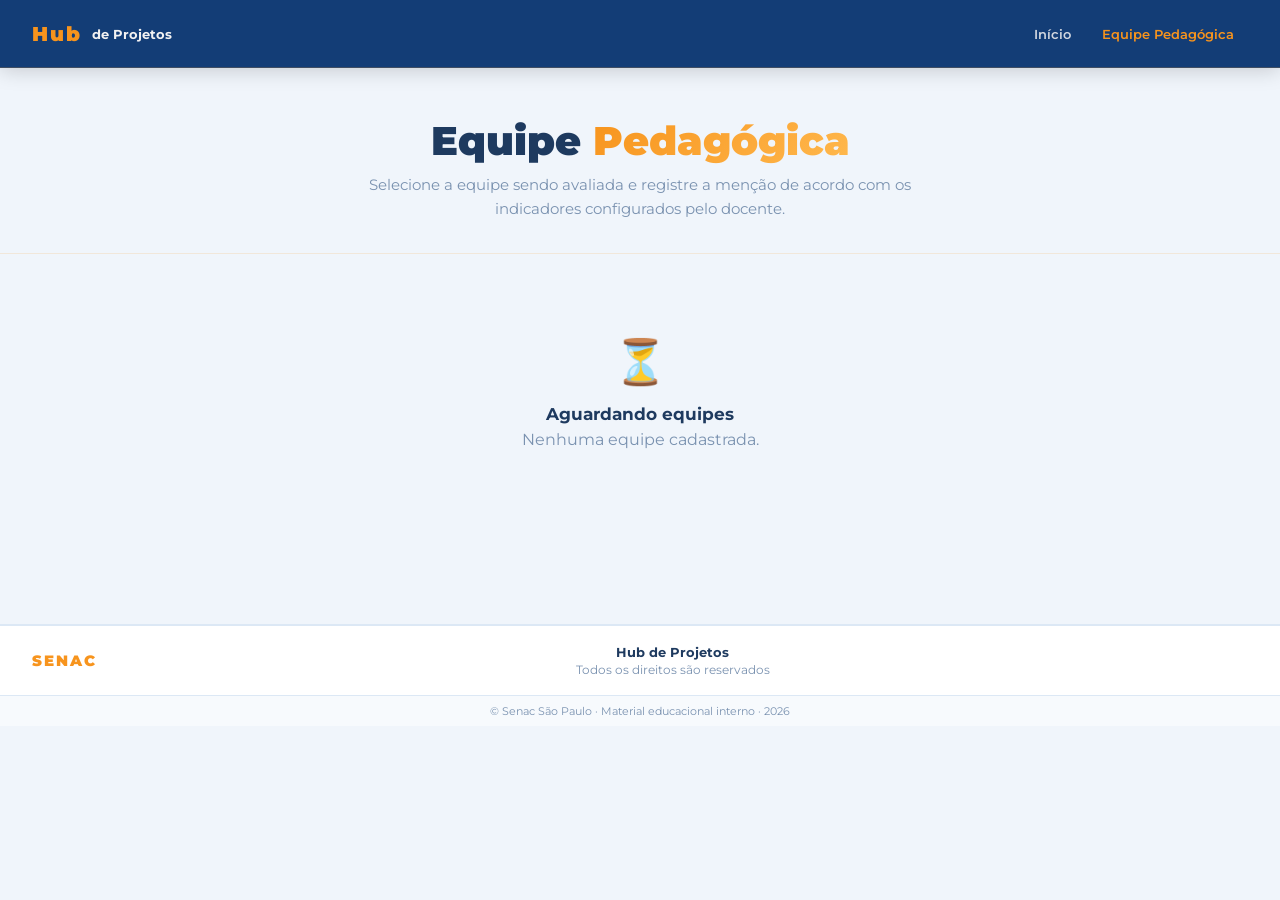
<file: banca.html>
<!DOCTYPE html>
<html lang="pt-BR">

<head>
  <meta charset="UTF-8">
  <meta name="viewport" content="width=device-width, initial-scale=1.0">
  <title>Equipe Pedagógica — Hub de Projetos</title>
  <link href="https://fonts.googleapis.com/css2?family=Montserrat:wght@400;600;700;900&display=swap" rel="stylesheet">
  <link rel="stylesheet" href="style.css">
  <script src="db.js"></script>
  <style>
    .banca-hero {
      text-align: center;
      padding: 3rem 1rem 2rem;
      border-bottom: 1px solid rgba(247, 148, 29, 0.15);
    }

    .banca-hero h1 {
      font-size: clamp(24px, 5vw, 40px);
      font-weight: 900;
      margin-bottom: 0.5rem;
    }

    .banca-hero h1 span {
      background: linear-gradient(135deg, var(--orange), var(--orange-light));
      -webkit-background-clip: text;
      -webkit-text-fill-color: transparent;
      background-clip: text;
    }

    .banca-hero p {
      color: var(--muted);
      font-size: 15px;
      line-height: 1.6;
      max-width: 600px;
      margin: 0 auto;
    }

    /* Rubric items */
    .rubric-grid {
      display: flex;
      flex-direction: column;
      gap: 1.25rem;
      margin-top: 1.25rem;
    }

    .rubric-item {
      background: #f8fafc;
      border: 1.5px solid #cbd5e1;
      border-radius: 10px;
      padding: 1rem 1.1rem;
    }

    .rubric-title {
      font-size: 14px;
      font-weight: 800;
      color: #1a202c;
      margin-bottom: 0.75rem;
      display: block;
    }

    /* A / PA / NA toggle buttons */
    .mencao-group {
      display: flex;
      flex-direction: column;
      gap: 0.4rem;
    }

    .mencao-label {
      display: flex;
      align-items: flex-start;
      gap: 0.6rem;
      cursor: pointer;
      padding: 0.5rem 0.75rem;
      border-radius: 7px;
      border: 1.5px solid transparent;
      transition: background 0.15s, border-color 0.15s;
    }

    .mencao-label:hover {
      background: rgba(0, 69, 135, 0.05);
    }

    .mencao-label input[type="radio"] {
      display: none;
    }

    .mencao-badge {
      font-size: 11px;
      font-weight: 900;
      padding: 0.2rem 0.55rem;
      border-radius: 5px;
      white-space: nowrap;
      margin-top: 1px;
      flex-shrink: 0;
      background: #e2e8f0;
      color: #475569;
    }

    .mencao-text {
      font-size: 12px;
      color: #475569;
      line-height: 1.5;
    }

    .mencao-text strong {
      font-size: 12px;
      display: block;
      margin-bottom: 2px;
    }

    /* Selected states */
    .mencao-label.selected-A {
      background: rgba(22, 163, 74, 0.08);
      border-color: #16a34a;
    }

    .mencao-label.selected-A .mencao-badge {
      background: #16a34a;
      color: #fff;
    }

    .mencao-label.selected-PA {
      background: rgba(234, 179, 8, 0.1);
      border-color: #ca8a04;
    }

    .mencao-label.selected-PA .mencao-badge {
      background: #ca8a04;
      color: #fff;
    }

    .mencao-label.selected-NA {
      background: rgba(220, 38, 38, 0.08);
      border-color: #dc2626;
    }

    .mencao-label.selected-NA .mencao-badge {
      background: #dc2626;
      color: #fff;
    }

    /* Final grade */
    .mencao-final-block {
      margin-top: 1.5rem;
      padding: 1rem 1.1rem;
      background: rgba(0, 69, 135, 0.05);
      border: 1.5px solid rgba(0, 69, 135, 0.2);
      border-radius: 10px;
    }

    .mencao-final-title {
      font-size: 14px;
      font-weight: 800;
      color: #1a202c;
      margin-bottom: 0.75rem;
    }

    .mencao-final-group {
      display: flex;
      gap: 0.75rem;
      flex-wrap: wrap;
    }

    .mencao-final-label {
      display: flex;
      align-items: center;
      gap: 0.5rem;
      cursor: pointer;
      padding: 0.6rem 1.1rem;
      border-radius: 8px;
      border: 1.5px solid #cbd5e1;
      font-size: 13px;
      font-weight: 700;
      transition: all 0.15s;
      background: #f8fafc;
    }

    .mencao-final-label input[type="radio"] {
      display: none;
    }

    .mencao-final-label.sel-D {
      background: rgba(22, 163, 74, 0.1);
      border-color: #16a34a;
      color: #15803d;
    }

    .mencao-final-label.sel-ND {
      background: rgba(220, 38, 38, 0.08);
      border-color: #dc2626;
      color: #b91c1c;
    }

    /* Rubric obs box */
    .rubric-obs {
      margin-top: 1rem;
      padding: 0.9rem 1rem;
      background: rgba(247, 148, 29, 0.06);
      border-left: 3px solid var(--orange);
      border-radius: 0 8px 8px 0;
      font-size: 12px;
      color: var(--muted);
      line-height: 1.6;
      white-space: pre-line;
    }

    .rubric-obs strong {
      display: block;
      font-size: 11px;
      font-weight: 800;
      color: var(--orange);
      margin-bottom: 0.3rem;
      text-transform: uppercase;
      letter-spacing: 0.04em;
    }

    /* Evaluator fields */
    .aval-fields {
      display: grid;
      grid-template-columns: 1fr 1fr;
      gap: 1rem;
      margin-bottom: 1.25rem;
    }

    @media (max-width: 480px) {
      .aval-fields {
        grid-template-columns: 1fr;
      }
    }

    /* Submit btn area */
    .banca-submit {
      margin-top: 1.75rem;
    }

    /* Success banner */
    .banca-success {
      display: none;
      text-align: center;
      padding: 2rem 1rem;
    }

    .banca-success-icon {
      font-size: 48px;
      margin-bottom: 0.75rem;
    }

    .banca-success h4 {
      font-size: 18px;
      font-weight: 800;
      margin-bottom: 0.5rem;
      color: #15803d;
    }

    .banca-success p {
      font-size: 14px;
      color: var(--muted);
    }

    /* Team card badges */
    .tc-mencao {
      font-size: 11px;
      font-weight: 700;
      padding: 0.2rem 0.5rem;
      border-radius: 4px;
      background: rgba(247, 148, 29, 0.12);
      color: var(--orange);
    }

    /* Modal overrides */
    .banca-modal-inner {
      max-width: 640px;
      max-height: 90vh;
      overflow-y: auto;
    }

    .banca-modal-title {
      margin-bottom: 0.2rem;
    }

    .s-head-tight {
      margin-bottom: 0.75rem;
    }

    .rubric-obs-hidden {
      display: none;
    }

    .aval-comentarios-wrap {
      margin-top: 1.25rem;
    }

    .btn-full {
      width: 100%;
      justify-content: center;
    }

    .btn-mt {
      margin-top: 1rem;
    }
  </style>
</head>

<body>
  <nav class="nav" role="navigation" aria-label="Navegação principal">
    <a href="index.html" class="nav-logo">Hub <span>de Projetos</span></a>
    <div class="nav-links">
      <a href="index.html">Início</a>
      <a href="banca.html" class="nav-active">Equipe Pedagógica</a>
    </div>
  </nav>

  <div class="page" id="main-content">
    <div class="banca-hero">
      <h1>Equipe <span>Pedagógica</span></h1>
      <p>Selecione a equipe sendo avaliada e registre a menção de acordo com os indicadores configurados pelo docente.</p>
    </div>

    <div class="container" style="padding-top:2rem; padding-bottom:4rem;">
      <div class="teams-grid" id="teams-grid" role="list">
        <div class="empty-state">
          <span class="ei">⏳</span>
          <h3>Aguardando equipes</h3>
          <p>Nenhuma equipe cadastrada para avaliação no momento.</p>
        </div>
      </div>
    </div>
  </div>

  <!-- Modal Rubrica -->
  <div class="overlay" id="banca-overlay" role="dialog" aria-modal="true" aria-labelledby="banca-modal-title">
    <div class="modal banca-modal-inner">
      <button class="modal-close" type="button" onclick="closeBancaModal()" aria-label="Fechar modal">
        <span aria-hidden="true">✕</span>
      </button>

      <!-- Avaliação form -->
      <div id="banca-form-wrap">
        <h3 id="banca-modal-title" class="banca-modal-title">Avaliar Equipe</h3>
        <div id="banca-modal-tema" class="modal-sub"></div>

        <form id="banca-form" onsubmit="submitAvaliacao(event)" novalidate>
          <div class="aval-fields">
            <div>
              <label for="aval-nome" class="form-label">Nome do Avaliador *</label>
              <input type="text" class="field-input" id="aval-nome" placeholder="Seu nome completo" required autocomplete="name">
            </div>
            <div>
              <label for="aval-org" class="form-label">Cargo / Instituição</label>
              <input type="text" class="field-input" id="aval-org" placeholder="Opcional" autocomplete="organization">
            </div>
          </div>

          <div class="s-head s-head-tight">
            <h3>Indicadores de Avaliação</h3>
          </div>

          <!-- Critérios dinâmicos -->
          <div class="rubric-grid" id="rubric-grid" role="group" aria-label="Indicadores de avaliação"></div>

          <!-- Menção Final -->
          <div class="mencao-final-block">
            <div class="mencao-final-title">🎓 Menção Final da UC</div>
            <div class="mencao-final-group" role="group" aria-label="Menção final">
              <label class="mencao-final-label" id="lbl-D" onclick="selectMencaoFinal('D')">
                <input type="radio" name="mencao_final" value="D" required>
                D — Desenvolvida
              </label>
              <label class="mencao-final-label" id="lbl-ND" onclick="selectMencaoFinal('ND')">
                <input type="radio" name="mencao_final" value="ND">
                ND — Não Desenvolvida
              </label>
            </div>
          </div>

          <!-- Observações da rubrica -->
          <div class="rubric-obs rubric-obs-hidden" id="rubric-obs"></div>

          <!-- Comentários -->
          <div class="aval-comentarios-wrap">
            <label for="aval-comentarios" class="form-label">Comentários ou Orientações para a equipe</label>
            <textarea class="field-input field-textarea" id="aval-comentarios"
              placeholder="Observações, pontos de melhoria, elogios..." rows="3"></textarea>
          </div>

          <div id="banca-err" class="error-msg" role="alert" aria-live="polite">
            Preencha todos os indicadores e a menção final antes de enviar.
          </div>

          <div class="banca-submit">
            <button type="submit" class="btn btn-primary btn-full">
              📤 Registrar Avaliação
            </button>
          </div>
        </form>
      </div>

      <!-- Sucesso -->
      <div class="banca-success" id="banca-success">
        <div class="banca-success-icon">✅</div>
        <h4>Avaliação registrada!</h4>
        <p>Obrigado pela contribuição pedagógica. O registro foi salvo com sucesso.</p>
        <button class="btn btn-ghost btn-mt" type="button" onclick="closeBancaModal()">Fechar</button>
      </div>
    </div>
  </div>

  <footer role="contentinfo">
    <div class="f-logo">SENAC</div>
    <div class="f-center" id="footer-center"></div>
    <div class="f-right" id="footer-right"></div>
  </footer>
  <div class="f-copy">© Senac São Paulo · Material educacional interno · <span id="footer-year">2025</span></div>

  <script>
    const KEY_GRUPOS = 'pi_grupos';
    const KEY_CONFIG = 'pi_config';

    const DEFAULT_RUBRICA = {
      criterios: [
        {
          id: 'r1', nome: 'Cumprimento do Plano de Ação',
          descA: 'Executa todas as etapas previstas no cronograma e gere os recursos com autonomia.',
          descPA: 'Executa a maior parte das etapas, mas apresenta atrasos ou falhas na organização.',
          descNA: 'Não realiza as atividades planejadas ou não apresenta organização mínima.'
        },
        {
          id: 'r2', nome: 'Solução de Problemas (Tema Gerador)',
          descA: 'Apresenta soluções inovadoras e tecnicamente viáveis para os desafios logísticos propostos.',
          descPA: 'Apresenta soluções que resolvem apenas parte do problema ou com falhas técnicas.',
          descNA: 'Não apresenta solução para a problemática ou a proposta é inviável.'
        },
        {
          id: 'r3', nome: 'Mobilização de Marcas Formativas',
          descA: 'Demonstra domínio técnico, visão crítica, atitude sustentável e colaboração em equipe.',
          descPA: 'Demonstra algumas marcas (ex: domínio técnico), mas falha em outras (ex: colaboração).',
          descNA: 'Não demonstra as marcas formativas nas entregas ou atitudes.'
        },
        {
          id: 'r4', nome: 'Sistematização (Portfólio/Síntese)',
          descA: 'Organiza portfólio completo com reflexões críticas sobre as aprendizagens de todas as UCs.',
          descPA: 'O portfólio está incompleto ou contém apenas registros de atividades sem reflexão.',
          descNA: 'Não apresenta portfólio ou os registros não possuem nexo com o curso.'
        }
      ],
      observacoes: 'Para atingir a menção D (Desenvolvida), o aluno deve:\n• Obter a menção "Atendido (A)" nos indicadores ao final da UC.\n• Demonstrar a articulação dos insumos técnicos na solução final.\n• Participar ativamente das fases de Problematização, Desenvolvimento e Síntese.\n\nNo Projeto Integrador, o critério de aprovação é apenas a Menção D — a regra de 75% de frequência mínima não se aplica.'
    };

    function getGrupos() { return JSON.parse(localStorage.getItem(KEY_GRUPOS) || '[]'); }
    function saveGrupos(g) { localStorage.setItem(KEY_GRUPOS, JSON.stringify(g)); cloudSave(KEY_GRUPOS); }
    function getRubrica() {
      const cfg = JSON.parse(localStorage.getItem(KEY_CONFIG) || '{}');
      return (cfg.rubrica && cfg.rubrica.criterios && cfg.rubrica.criterios.length > 0)
        ? cfg.rubrica
        : DEFAULT_RUBRICA;
    }

    // ── Teams grid ────────────────────────────────────────────────────────
    function renderBancaTeams() {
      const grupos = getGrupos().filter(g => g.ativo !== false);
      const grid = document.getElementById('teams-grid');

      if (grupos.length === 0) {
        grid.innerHTML = `<div class="empty-state"><span class="ei">⏳</span><h3>Aguardando equipes</h3><p>Nenhuma equipe cadastrada.</p></div>`;
        return;
      }

      grid.innerHTML = grupos.map(g => {
        const evals = g.avaliacoesBanca || [];
        const nD = evals.filter(a => a.mencaoFinal === 'D').length;
        const nND = evals.filter(a => a.mencaoFinal === 'ND').length;
        const mencaoBadge = evals.length
          ? `<span class="tc-mencao">D: ${nD} · ND: ${nND} (${evals.length} aval.)</span>`
          : '<span class="tc-mencao">Sem avaliações</span>';
        return `
          <button class="team-card" type="button" role="listitem" aria-label="Registrar avaliação para ${g.nome}"
             onclick="openBancaModal('${g.id}')">
            <div class="tc-lock" aria-hidden="true">📋</div>
            <div class="tc-name">${g.nome}</div>
            <div class="tc-info">
              ${g.tema ? `<span title="${g.tema}">📌 ${g.tema.substring(0, 50)}${g.tema.length > 50 ? '…' : ''}</span>` : ''}
              ${mencaoBadge}
            </div>
            <span class="tc-cta">→ Registrar Avaliação</span>
          </button>`;
      }).join('');
    }

    // ── Modal ─────────────────────────────────────────────────────────────
    let _selId = null;

    function openBancaModal(id) {
      _selId = id;
      const g = getGrupos().find(g => g.id === id);
      document.getElementById('banca-modal-title').textContent = `Avaliar: ${g.nome}`;
      document.getElementById('banca-modal-tema').textContent = g.tema ? `Tema: ${g.tema}` : '';

      // Reset states
      document.getElementById('banca-form').reset();
      document.getElementById('banca-err').classList.remove('show');
      document.getElementById('banca-form-wrap').style.display = 'block';
      document.getElementById('banca-success').style.display = 'none';
      document.getElementById('lbl-D').classList.remove('sel-D');
      document.getElementById('lbl-ND').classList.remove('sel-ND');

      // Render dynamic criteria
      const rubrica = getRubrica();
      const grid = document.getElementById('rubric-grid');
      grid.innerHTML = rubrica.criterios.map(c => `
        <div class="rubric-item">
          <span class="rubric-title">${c.nome}</span>
          <div class="mencao-group" role="group" aria-label="Menção para ${c.nome}">
            ${['A', 'PA', 'NA'].map(m => {
              const desc = m === 'A' ? c.descA : m === 'PA' ? c.descPA : c.descNA;
              const label = m === 'A' ? 'Atendido' : m === 'PA' ? 'Parcialmente Atendido' : 'Não Atendido';
              return `
                <label class="mencao-label" id="lbl-${c.id}-${m}" onclick="selectMencao('${c.id}','${m}')">
                  <input type="radio" name="cr_${c.id}" value="${m}">
                  <span class="mencao-badge">${m}</span>
                  <span class="mencao-text"><strong>${label}</strong>${desc ? desc : ''}</span>
                </label>`;
            }).join('')}
          </div>
        </div>`).join('');

      // Show observations if any
      const obsEl = document.getElementById('rubric-obs');
      if (rubrica.observacoes && rubrica.observacoes.trim()) {
        obsEl.innerHTML = `<strong>📌 Critério de Aprovação</strong>${rubrica.observacoes}`;
        obsEl.classList.remove('rubric-obs-hidden');
      } else {
        obsEl.classList.add('rubric-obs-hidden');
      }

      document.getElementById('banca-overlay').classList.add('open');
      setTimeout(() => document.getElementById('aval-nome').focus(), 120);
    }

    function selectMencao(criterioId, mencao) {
      ['A', 'PA', 'NA'].forEach(m => {
        const lbl = document.getElementById(`lbl-${criterioId}-${m}`);
        if (lbl) lbl.classList.remove('selected-A', 'selected-PA', 'selected-NA');
      });
      const sel = document.getElementById(`lbl-${criterioId}-${mencao}`);
      if (sel) sel.classList.add(`selected-${mencao}`);
    }

    function selectMencaoFinal(val) {
      document.getElementById('lbl-D').classList.remove('sel-D');
      document.getElementById('lbl-ND').classList.remove('sel-ND');
      document.getElementById(`lbl-${val}`).classList.add(`sel-${val}`);
    }

    function closeBancaModal() {
      document.getElementById('banca-overlay').classList.remove('open');
      _selId = null;
    }

    function submitAvaliacao(e) {
      e.preventDefault();
      if (!_selId) return;

      const rubrica = getRubrica();
      const criteriosAvaliados = {};
      let todosPreenchidos = true;

      rubrica.criterios.forEach(c => {
        const radio = document.querySelector(`input[name="cr_${c.id}"]:checked`);
        if (radio) criteriosAvaliados[c.id] = radio.value;
        else todosPreenchidos = false;
      });

      const mencaoFinalRadio = document.querySelector('input[name="mencao_final"]:checked');
      if (!todosPreenchidos || !mencaoFinalRadio) {
        document.getElementById('banca-err').classList.add('show');
        return;
      }
      document.getElementById('banca-err').classList.remove('show');

      const grupos = getGrupos();
      const idx = grupos.findIndex(g => g.id === _selId);
      if (idx < 0) return;

      if (!grupos[idx].avaliacoesBanca) grupos[idx].avaliacoesBanca = [];
      grupos[idx].avaliacoesBanca.push({
        id: 'aval_' + Date.now(),
        data: new Date().toISOString(),
        avaliador: document.getElementById('aval-nome').value.trim(),
        organizacao: document.getElementById('aval-org').value.trim(),
        mencaoFinal: mencaoFinalRadio.value,
        criterios: criteriosAvaliados,
        comentarios: document.getElementById('aval-comentarios').value.trim()
      });

      saveGrupos(grupos);

      document.getElementById('banca-form-wrap').style.display = 'none';
      document.getElementById('banca-success').style.display = 'block';
      renderBancaTeams();
    }

    document.getElementById('banca-overlay').addEventListener('click', e => {
      if (e.target.id === 'banca-overlay') closeBancaModal();
    });
    document.addEventListener('keydown', e => {
      if (e.key === 'Escape' && document.getElementById('banca-overlay').classList.contains('open')) closeBancaModal();
    });

    // ── renderConfig ──────────────────────────────────────────────────────
    function renderConfig() {
      const cfg = JSON.parse(localStorage.getItem(KEY_CONFIG) || '{}');
      const UNIDADE_PADRAO = 'Senac Araçatuba';
      const uc = cfg.unidadeCurricular || 'Gestão de Projetos Integradores';
      const docente = cfg.docente || '';
      const email = cfg.emailDocente || '';
      const unidadeRaw = cfg.unidade || '';
      const unidade = unidadeRaw
        ? (unidadeRaw.toLowerCase().startsWith('senac') ? unidadeRaw : 'Senac ' + unidadeRaw)
        : UNIDADE_PADRAO;

      const fc = document.getElementById('footer-center');
      if (fc) {
        const linha1 = docente || 'Hub de Projetos';
        fc.innerHTML = `<div class="f-line1">${linha1}</div><div class="f-line2">Todos os direitos são reservados</div>`;
      }
      const fr = document.getElementById('footer-right');
      if (fr) fr.innerHTML = email ? `<a class="f-email-link" href="mailto:${email}">${email}</a>` : '';
      const fy = document.getElementById('footer-year');
      if (fy) fy.textContent = new Date().getFullYear();
    }

    renderConfig();
    renderBancaTeams();
    cloudSync().then(synced => { renderConfig(); if (synced) renderBancaTeams(); });
  </script>
</body>
</html>
</file>
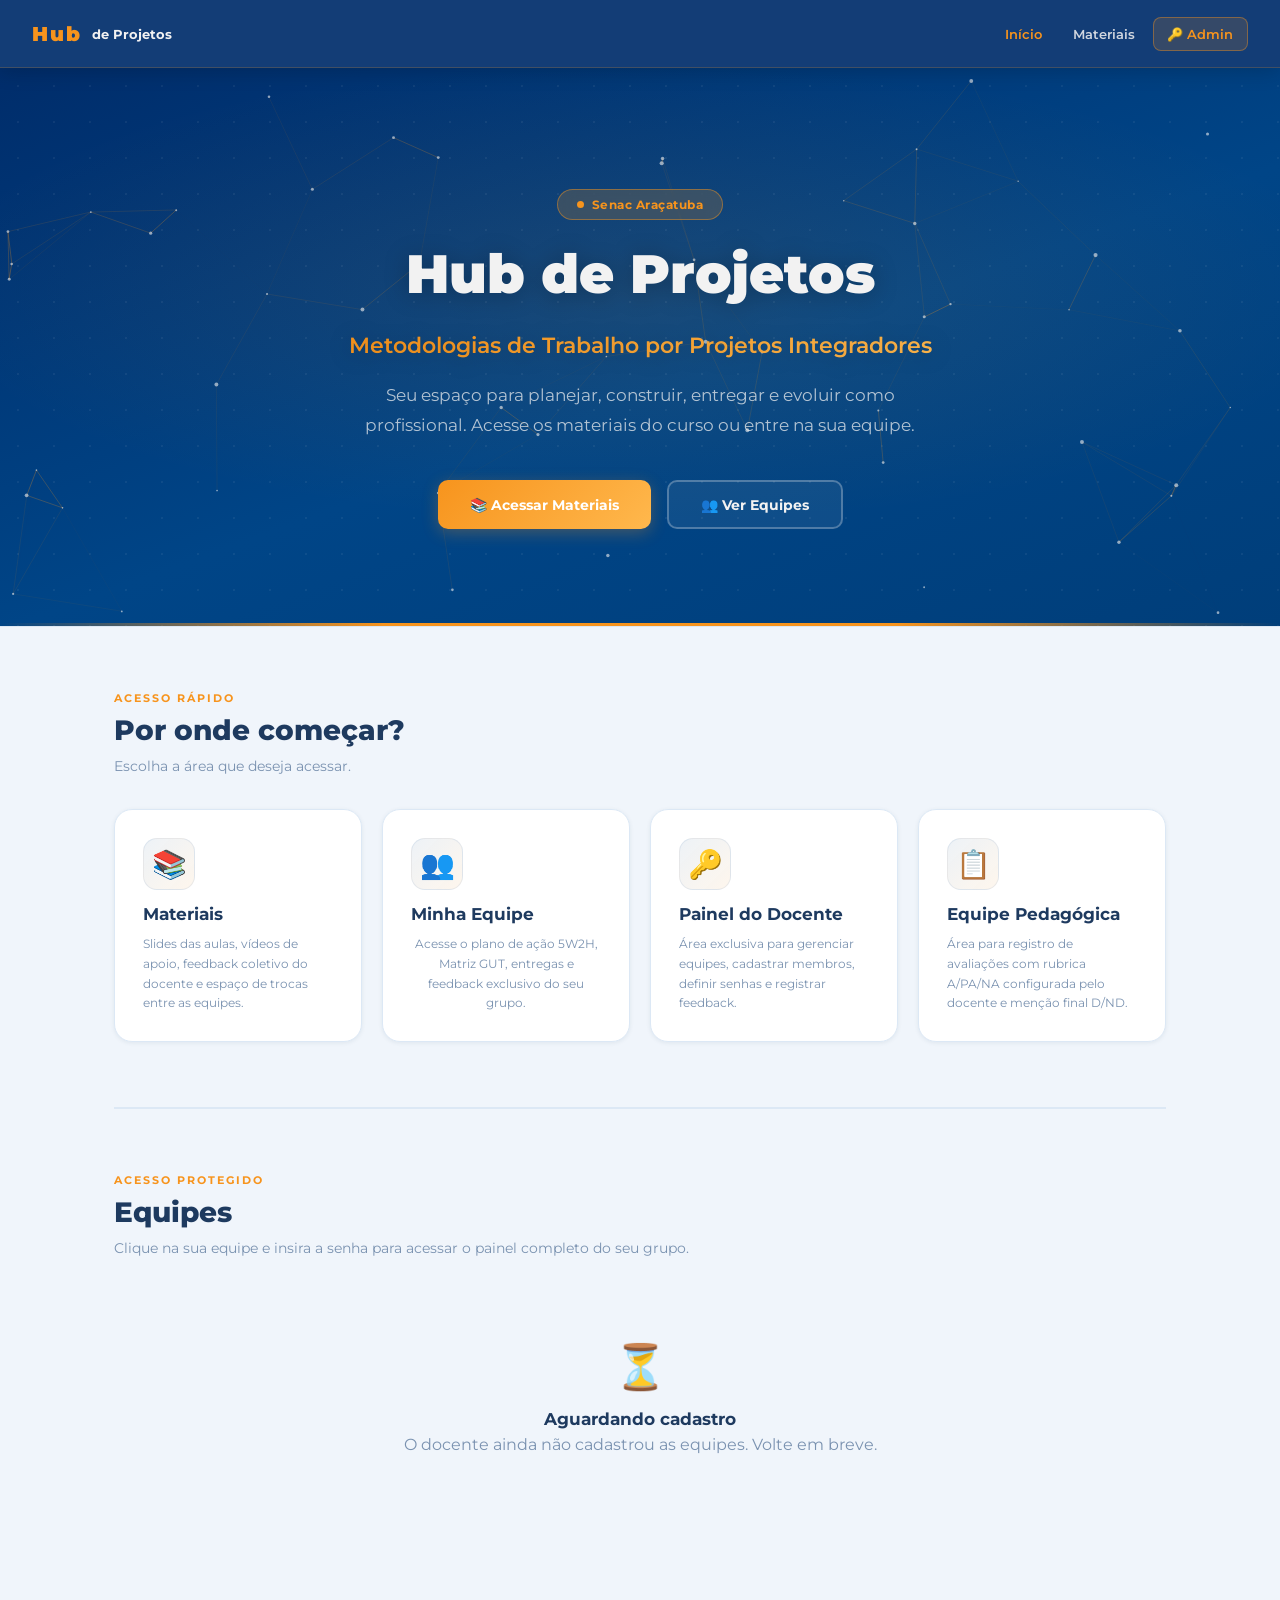
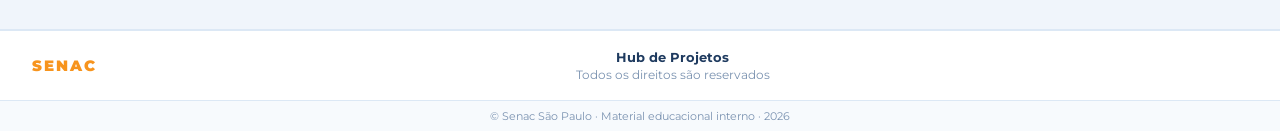
<file: equipe.html>
<!DOCTYPE html>
<html lang="pt-BR">

<head>
  <meta charset="UTF-8">
  <meta name="viewport" content="width=device-width, initial-scale=1.0">
  <title>Painel da Equipe — Hub de Projetos</title>
  <link href="https://fonts.googleapis.com/css2?family=Montserrat:wght@400;600;700;900&display=swap" rel="stylesheet">
  <link rel="stylesheet" href="style.css">
  <script src="db.js"></script>
  <style>
    /* Page-specific styles */
    .page {
      padding-top: 68px;
      min-height: 100vh;
    }

    .container {
      max-width: 1000px;
      margin: 0 auto;
      padding: 0 1.5rem;
    }

    /* Team Header */
    .team-header {
      padding: 2.5rem 1.5rem 0;
      max-width: 1000px;
      margin: 0 auto;
    }

    .team-hrow {
      display: flex;
      align-items: flex-start;
      justify-content: space-between;
      gap: 1rem;
      flex-wrap: wrap;
      margin-bottom: 1.5rem;
    }

    .team-name-big {
      font-size: clamp(22px, 4vw, 34px);
      font-weight: 900;
    }

    .team-name-big .grad {
      background: linear-gradient(135deg, var(--orange), var(--orange-light));
      -webkit-background-clip: text;
      -webkit-text-fill-color: transparent;
      background-clip: text;
    }

    .team-tema {
      font-size: 14px;
      color: var(--muted);
      margin-top: 0.3rem;
      line-height: 1.6;
    }

    .btn-logout {
      background: var(--surface-2);
      border: 1px solid var(--border);
      color: var(--muted);
      padding: 0.5rem 1rem;
      border-radius: 8px;
      font-size: 12px;
      font-weight: 600;
      cursor: pointer;
      transition: all 0.2s;
      text-decoration: none;
      font-family: 'Montserrat', sans-serif;
    }

    .btn-logout:hover {
      color: var(--text);
      border-color: var(--navy);
    }

    .btn-logout:focus-visible {
      outline: 2px solid var(--focus-ring);
      outline-offset: 2px;
    }

    /* Progress Bar */
    .progress-bar {
      height: 6px;
      background: var(--border);
      border-radius: 3px;
      margin-bottom: 0.5rem;
      overflow: hidden;
    }

    .progress-fill {
      height: 100%;
      background: linear-gradient(90deg, var(--orange), var(--orange-light));
      border-radius: 3px;
      transition: width 0.5s ease;
    }

    .progress-narrative {
      font-size: 13px;
      color: var(--muted);
      margin-bottom: 1.25rem;
      font-style: italic;
    }

    /* Members Strip */
    .members-strip {
      display: flex;
      flex-wrap: wrap;
      gap: 0.5rem;
      margin-bottom: 0;
    }

    .member-tag {
      background: #e8f0fe;
      border: 1px solid #a4c2f4;
      color: #1a56db;
      border-radius: 20px;
      padding: 0.3rem 0.9rem;
      font-size: 12px;
      font-weight: 600;
    }

    /* Tab Navigation */
    .tab-bar {
      display: flex;
      gap: 0.25rem;
      padding: 1.25rem 1.5rem 0;
      max-width: 1000px;
      margin: 0 auto;
      overflow-x: auto;
      scrollbar-width: none;
      border-bottom: 2px solid var(--border);
    }

    .tab-bar::-webkit-scrollbar {
      display: none;
    }

    .tab-btn {
      padding: 0.65rem 1.1rem;
      font-size: 13px;
      font-weight: 700;
      border: none;
      background: none;
      color: var(--muted);
      cursor: pointer;
      border-radius: 8px 8px 0 0;
      white-space: nowrap;
      transition: all 0.2s;
      position: relative;
      bottom: -2px;
      border-bottom: 3px solid transparent;
      font-family: 'Montserrat', sans-serif;
    }

    .tab-btn:hover {
      color: var(--text);
      background: var(--surface-2);
    }

    .tab-btn.active {
      color: var(--orange);
      border-bottom-color: var(--orange);
      background: rgba(247, 148, 29, 0.05);
    }

    .tab-btn:focus-visible {
      outline: 2px solid var(--focus-ring);
      outline-offset: 2px;
    }

    /* Tab Content */
    .tab-content {
      display: none;
      padding: 2rem 0 3rem;
    }

    .tab-content.active {
      display: block;
    }

    /* Forms */
    .s-head {
      margin-bottom: 1.5rem;
    }

    .s-head h3 {
      font-size: 18px;
      font-weight: 800;
      margin-bottom: 0.25rem;
      display: flex;
      align-items: center;
      gap: 0.5rem;
    }

    .s-head h3::before {
      content: '';
      display: block;
      width: 4px;
      height: 1em;
      background: var(--orange);
      border-radius: 2px;
    }

    .s-head p {
      color: var(--muted);
      font-size: 13px;
      line-height: 1.6;
    }

    .field-block {
      background: var(--surface);
      border: 1px solid var(--border);
      border-left: 3px solid var(--orange);
      border-radius: 12px;
      padding: 1.5rem;
      margin-bottom: 1rem;
      box-shadow: var(--shadow-sm);
    }

    .field-label {
      font-size: 12px;
      font-weight: 700;
      letter-spacing: 0.5px;
      text-transform: uppercase;
      margin-bottom: 0.6rem;
      display: flex;
      align-items: center;
      gap: 0.5rem;
      color: var(--text);
    }

    .field-badge {
      display: inline-block;
      padding: 0.2rem 0.65rem;
      border-radius: 4px;
      font-size: 11px;
      font-weight: 700;
    }

    .badge-5w {
      background: rgba(247, 148, 29, 0.15);
      color: var(--orange);
    }

    .badge-2h {
      background: #e8f0fe;
      color: #1a56db;
    }

    .field-input {
      width: 100%;
      padding: 0.8rem 0.9rem;
      background: var(--surface-2);
      border: 1.5px solid var(--border);
      border-radius: 9px;
      color: var(--text);
      font-size: 14px;
      font-family: 'Montserrat', sans-serif;
      transition: border-color 0.2s;
    }

    .field-input:focus {
      outline: none;
      border-color: var(--orange);
    }

    .field-input::placeholder {
      color: var(--muted);
      opacity: 0.7;
    }

    .field-textarea {
      resize: vertical;
      min-height: 90px;
      line-height: 1.65;
    }

    .id-grid {
      display: grid;
      grid-template-columns: 1fr 1fr;
      gap: 1rem;
      background: var(--surface);
      border: 1px solid var(--border);
      border-radius: 12px;
      padding: 1.5rem;
      margin-bottom: 1rem;
      box-shadow: var(--shadow-sm);
    }

    @media (max-width: 600px) {
      .id-grid {
        grid-template-columns: 1fr;
      }
    }

    .id-label {
      font-size: 12px;
      font-weight: 700;
      color: var(--orange);
      margin-bottom: 0.4rem;
    }

    .auto-save-msg {
      font-size: 11px;
      color: var(--muted);
      text-align: right;
      margin-top: 0.4rem;
    }

    .btn-action {
      padding: 0.85rem 2rem;
      background: linear-gradient(135deg, var(--orange), var(--orange-light));
      color: #fff;
      border: none;
      border-radius: 10px;
      font-size: 14px;
      font-weight: 700;
      cursor: pointer;
      transition: all 0.25s;
      display: inline-flex;
      align-items: center;
      gap: 0.5rem;
      font-family: 'Montserrat', sans-serif;
    }

    .btn-action:hover {
      box-shadow: 0 6px 20px rgba(247, 148, 29, 0.4);
      transform: translateY(-1px);
    }

    .btn-action:focus-visible {
      outline: 2px solid var(--focus-ring);
      outline-offset: 2px;
    }

    /* Matriz GUT */
    .table-wrap {
      overflow-x: auto;
      border-radius: 12px;
      border: 1px solid var(--border);
      margin-bottom: 1rem;
      box-shadow: var(--shadow-sm);
    }

    table {
      width: 100%;
      border-collapse: collapse;
      min-width: 500px;
    }

    th {
      background: var(--surface-2);
      color: var(--text);
      padding: 0.85rem 1rem;
      text-align: left;
      font-size: 13px;
      font-weight: 700;
      border-bottom: 2px solid var(--border);
    }

    td {
      padding: 0.75rem 1rem;
      border-bottom: 1px solid var(--border);
      font-size: 13px;
      background: var(--surface);
    }

    tr:nth-child(odd) td {
      background: var(--surface-2);
    }

    tr.prioritaria td {
      background: #fff4e5;
      font-weight: 700;
      color: #c87000;
    }

    .sel {
      background: var(--surface-2);
      border: 1.5px solid var(--border);
      border-radius: 6px;
      color: var(--text);
      padding: 0.4rem 0.5rem;
      font-size: 13px;
      font-family: 'Montserrat', sans-serif;
      width: 100%;
    }

    .sel:focus {
      outline: none;
      border-color: var(--orange);
    }

    .gut-result {
      font-weight: 700;
      color: var(--orange);
    }

    /* Entregas */
    .timeline {
      display: flex;
      flex-direction: column;
      gap: 1.25rem;
      padding-left: 48px;
      position: relative;
    }

    .timeline::before {
      content: '';
      position: absolute;
      left: 16px;
      top: 0;
      bottom: 0;
      width: 2px;
      background: rgba(247, 148, 29, 0.25);
    }

    .tl-item {
      position: relative;
    }

    .tl-dot {
      position: absolute;
      left: -40px;
      top: 0;
      width: 32px;
      height: 32px;
      border-radius: 50%;
      border: 2px solid var(--orange);
      background: rgba(247, 148, 29, 0.2);
      display: flex;
      align-items: center;
      justify-content: center;
      font-size: 14px;
    }

    .tl-dot.locked {
      border-color: var(--border);
      background: var(--surface-2);
    }

    .entrega-card {
      background: var(--surface);
      border: 1px solid var(--border);
      border-radius: 12px;
      padding: 1.25rem;
      box-shadow: var(--shadow-sm);
    }

    .entrega-card.locked {
      opacity: 0.55;
    }

    .entrega-title {
      font-size: 15px;
      font-weight: 700;
      margin-bottom: 0.25rem;
    }

    .entrega-prazo {
      font-size: 12px;
      color: var(--muted);
      margin-bottom: 0.75rem;
    }

    .entrega-status {
      display: inline-flex;
      align-items: center;
      gap: 0.4rem;
      font-size: 11px;
      font-weight: 700;
      padding: 0.3rem 0.75rem;
      border-radius: 20px;
      margin-bottom: 0.75rem;
    }

    .status-pendente {
      background: #fff4e5;
      color: #c87000;
      border: 1px solid #ffd080;
    }

    .status-entregue {
      background: #e6f9ef;
      color: #0d7a3e;
      border: 1px solid #86efac;
    }

    .status-bloqueado {
      background: var(--surface-2);
      color: var(--muted);
      border: 1px solid var(--border);
    }

    .entrega-link-row {
      display: flex;
      gap: 0.75rem;
      align-items: center;
      flex-wrap: wrap;
    }

    .link-input {
      flex: 1;
      min-width: 180px;
      padding: 0.6rem 0.85rem;
      background: var(--surface-2);
      border: 1.5px solid var(--border);
      border-radius: 8px;
      color: var(--text);
      font-size: 12px;
      font-family: 'Montserrat', sans-serif;
    }

    .link-input:focus {
      outline: none;
      border-color: var(--orange);
    }

    .link-input::placeholder {
      color: var(--muted);
      opacity: 0.7;
    }

    .btn-entregar {
      padding: 0.6rem 1.25rem;
      background: linear-gradient(135deg, var(--orange), var(--orange-light));
      color: #fff;
      border: none;
      border-radius: 8px;
      font-size: 12px;
      font-weight: 700;
      cursor: pointer;
      white-space: nowrap;
      font-family: 'Montserrat', sans-serif;
    }

    .btn-entregar:hover {
      box-shadow: 0 4px 12px rgba(247, 148, 29, 0.3);
    }

    .btn-entregar:focus-visible {
      outline: 2px solid var(--focus-ring);
      outline-offset: 2px;
    }

    .link-view {
      color: var(--orange);
      font-size: 12px;
      font-weight: 600;
      text-decoration: none;
    }

    .link-view:hover {
      text-decoration: underline;
    }

    .entrega-upload-row {
      display: flex;
      gap: 0.75rem;
      align-items: center;
      flex-wrap: wrap;
      margin-top: 0.5rem;
    }

    .btn-upload-cld {
      padding: 0.6rem 1.25rem;
      background: linear-gradient(135deg, var(--orange), var(--orange-light));
      color: #fff;
      border: none;
      border-radius: 8px;
      font-size: 12px;
      font-weight: 700;
      cursor: pointer;
      white-space: nowrap;
      font-family: 'Montserrat', sans-serif;
      display: inline-flex;
      align-items: center;
      gap: 0.4rem;
    }

    .btn-upload-cld:hover {
      box-shadow: 0 4px 12px rgba(247, 148, 29, 0.3);
    }

    .btn-link-sep {
      color: var(--muted);
      font-size: 11px;
      font-weight: 600;
      white-space: nowrap;
    }

    .btn-link-send {
      padding: 0.6rem 1rem;
      background: var(--surface-2);
      border: 1.5px solid var(--border);
      color: var(--muted);
      border-radius: 8px;
      font-size: 12px;
      font-weight: 700;
      cursor: pointer;
      white-space: nowrap;
      font-family: 'Montserrat', sans-serif;
    }

    .btn-link-send:hover {
      color: var(--text);
      border-color: var(--navy);
    }

    /* Feedback */
    .feedback-empty {
      text-align: center;
      padding: 3rem 1rem;
      color: var(--muted);
    }

    .feedback-card {
      background: var(--surface);
      border: 1px solid var(--border);
      border-left: 3px solid var(--orange);
      border-radius: 12px;
      padding: 1.5rem;
      margin-bottom: 1rem;
      box-shadow: var(--shadow-sm);
    }

    .fb-header {
      background: var(--navy);
      color: #fff;
      margin: -1.5rem -1.5rem 1rem;
      padding: 0.85rem 1.5rem;
      border-radius: 9px 9px 0 0;
      font-size: 14px;
      font-weight: 700;
    }

    .fb-row {
      display: flex;
      justify-content: space-between;
      align-items: center;
      padding: 0.6rem 0;
      border-bottom: 1px solid var(--border);
      font-size: 13px;
    }

    .fb-row:last-of-type {
      border-bottom: none;
    }

    .fb-badge {
      padding: 0.25rem 0.75rem;
      border-radius: 4px;
      font-size: 11px;
      font-weight: 700;
    }

    .fb-A {
      background: #e6f9ef;
      color: #0d7a3e;
      border: 1px solid #86efac;
    }

    .fb-PA {
      background: #fff4e5;
      color: #c87000;
      border: 1px solid #ffd080;
    }

    .fb-NA {
      background: #fee2e2;
      color: #b91c1c;
      border: 1px solid #fca5a5;
    }

    .fb-orient {
      background: var(--surface-2);
      border: 1px solid var(--border);
      border-radius: 8px;
      padding: 1rem;
      margin-top: 0.75rem;
      font-size: 13px;
      color: var(--text);
      line-height: 1.7;
    }

    .feedback-card.processo {
      border-left-color: #6366f1;
    }

    .fb-header.processo {
      background: #4f46e5;
    }

    .fb-header.atencao {
      background: #d97706;
    }

    .fb-header.critico {
      background: #dc2626;
    }

    .fb-proc-assunto {
      font-size: 14px;
      font-weight: 700;
      color: var(--text);
      margin-bottom: 0.5rem;
    }

    .fb-proc-date {
      font-size: 11px;
      color: var(--muted);
      margin-top: 0.75rem;
    }

    /* Overview */
    .overview-grid {
      display: grid;
      grid-template-columns: repeat(auto-fit, minmax(180px, 1fr));
      gap: 1rem;
      margin-bottom: 2rem;
    }

    .ov-card {
      background: var(--surface);
      border: 1px solid var(--border);
      border-radius: 12px;
      padding: 1.25rem;
      text-align: center;
      box-shadow: var(--shadow-sm);
    }

    .ov-val {
      font-size: 28px;
      font-weight: 900;
      color: var(--orange);
    }

    .ov-label {
      font-size: 12px;
      color: var(--muted);
      margin-top: 0.25rem;
    }

    .members-table {
      width: 100%;
      border-collapse: collapse;
      margin-top: 1rem;
    }

    .members-table th {
      background: var(--surface-2);
      color: var(--text);
      padding: 0.75rem 1rem;
      font-size: 12px;
      font-weight: 700;
      text-align: left;
      border-bottom: 2px solid var(--border);
    }

    .members-table td {
      padding: 0.75rem 1rem;
      border-bottom: 1px solid var(--border);
      font-size: 13px;
    }

    /* ── PLANNER ──────────────────────────────────────────────────── */
    /* Definition Cards */
    .def-cards {
      display: grid;
      grid-template-columns: repeat(auto-fill, minmax(260px, 1fr));
      gap: 1rem;
      margin-bottom: 2rem;
    }

    .def-card {
      background: var(--surface);
      border: 1px solid var(--border);
      border-top: 3px solid var(--orange);
      border-radius: 12px;
      padding: 1.25rem;
      box-shadow: var(--shadow-sm);
    }

    .def-card-label {
      font-size: 11px;
      font-weight: 700;
      letter-spacing: 0.8px;
      text-transform: uppercase;
      color: var(--orange);
      margin-bottom: 0.5rem;
    }

    .def-card-title {
      font-size: 13px;
      font-weight: 600;
      margin-bottom: 0.6rem;
      color: var(--text);
    }

    .def-card-readonly {
      font-size: 14px;
      color: var(--muted);
      line-height: 1.5;
    }

    .def-card textarea,
    .def-card input[type="text"] {
      width: 100%;
      padding: 0.7rem 0.85rem;
      background: var(--surface-2);
      border: 1.5px solid var(--border);
      border-radius: 8px;
      color: var(--text);
      font-size: 13px;
      font-family: 'Montserrat', sans-serif;
      resize: vertical;
      min-height: 70px;
      transition: border-color 0.2s;
    }

    .def-card textarea:focus,
    .def-card input[type="text"]:focus {
      outline: none;
      border-color: var(--orange);
    }

    .def-card textarea::placeholder,
    .def-card input[type="text"]::placeholder {
      color: var(--muted);
      opacity: 0.6;
    }

    /* Solutions list */
    .sol-list {
      display: flex;
      flex-direction: column;
      gap: 0.5rem;
      margin-bottom: 0.75rem;
    }

    .sol-item {
      display: flex;
      gap: 0.5rem;
      align-items: center;
    }

    .sol-item input {
      flex: 1;
      padding: 0.55rem 0.75rem;
      background: var(--surface-2);
      border: 1.5px solid var(--border);
      border-radius: 7px;
      color: var(--text);
      font-size: 13px;
      font-family: 'Montserrat', sans-serif;
    }

    .sol-item input:focus {
      outline: none;
      border-color: var(--orange);
    }

    .sol-item input::placeholder {
      color: var(--muted);
      opacity: 0.6;
    }

    .sol-remove {
      background: none;
      border: none;
      color: #e57373;
      font-size: 16px;
      cursor: pointer;
      padding: 0.25rem;
      line-height: 1;
      flex-shrink: 0;
    }

    .sol-remove:hover {
      color: #c62828;
    }

    .btn-add-sol {
      background: none;
      border: 1px dashed rgba(247, 148, 29, 0.5);
      color: var(--orange);
      font-size: 12px;
      font-weight: 600;
      padding: 0.45rem 0.9rem;
      border-radius: 7px;
      cursor: pointer;
      font-family: 'Montserrat', sans-serif;
      transition: all 0.2s;
    }

    .btn-add-sol:hover {
      background: rgba(247, 148, 29, 0.07);
      border-color: var(--orange);
    }

    /* Planner header bar */
    .planner-header {
      display: flex;
      justify-content: space-between;
      align-items: center;
      margin-bottom: 1rem;
      flex-wrap: wrap;
      gap: 0.75rem;
    }

    .planner-header h4 {
      font-size: 15px;
      font-weight: 800;
      display: flex;
      align-items: center;
      gap: 0.5rem;
      color: var(--text);
    }

    .planner-header h4::before {
      content: '';
      display: block;
      width: 4px;
      height: 1em;
      background: var(--orange);
      border-radius: 2px;
    }

    /* ── Task Cards (substitui a tabela) ─────────────────────────── */
    .task-list {
      display: flex;
      flex-direction: column;
      gap: 1rem;
      margin-bottom: 1rem;
    }

    .task-card {
      background: var(--surface);
      border: 1px solid var(--border);
      border-left: 4px solid var(--orange);
      border-radius: 12px;
      padding: 1.25rem 1.5rem;
      box-shadow: var(--shadow-sm);
      transition: box-shadow 0.2s;
    }

    .task-card:hover {
      box-shadow: var(--shadow-md);
    }

    .task-card-header {
      display: flex;
      align-items: center;
      justify-content: space-between;
      gap: 0.75rem;
      margin-bottom: 1rem;
      flex-wrap: wrap;
    }

    .task-card-badges {
      display: flex;
      gap: 0.5rem;
      flex-wrap: wrap;
      align-items: center;
    }

    .task-num {
      font-size: 11px;
      font-weight: 700;
      color: var(--muted);
    }

    .task-card-body {
      display: grid;
      grid-template-columns: 1fr 1fr;
      gap: 0.85rem;
    }

    @media (max-width: 700px) {
      .task-card-body {
        grid-template-columns: 1fr;
      }
    }

    .task-field {
      display: flex;
      flex-direction: column;
      gap: 0.35rem;
    }

    .task-field.full {
      grid-column: 1 / -1;
    }

    .task-field-label {
      font-size: 10px;
      font-weight: 700;
      text-transform: uppercase;
      letter-spacing: 0.7px;
      color: var(--orange);
    }

    .pt-input {
      width: 100%;
      background: var(--surface-2);
      border: 1.5px solid var(--border);
      border-radius: 8px;
      color: var(--text);
      font-size: 13px;
      font-family: 'Montserrat', sans-serif;
      padding: 0.6rem 0.75rem;
      resize: vertical;
      min-height: 64px;
      line-height: 1.55;
      transition: border-color 0.2s;
    }

    .pt-input:focus {
      outline: none;
      border-color: var(--orange);
      background: var(--surface);
    }

    .pt-input::placeholder {
      color: var(--muted);
      opacity: 0.65;
    }

    .pt-input-line {
      width: 100%;
      background: var(--surface-2);
      border: 1.5px solid var(--border);
      border-radius: 8px;
      color: var(--text);
      font-size: 13px;
      font-family: 'Montserrat', sans-serif;
      padding: 0.6rem 0.75rem;
      transition: border-color 0.2s;
      min-height: 42px;
    }

    .pt-input-line:focus {
      outline: none;
      border-color: var(--orange);
      background: var(--surface);
    }

    .pt-input-line::placeholder {
      color: var(--muted);
      opacity: 0.65;
    }

    .pt-date {
      width: 100%;
      background: var(--surface-2);
      border: 1.5px solid var(--border);
      border-radius: 8px;
      color: var(--text);
      font-size: 13px;
      font-family: 'Montserrat', sans-serif;
      padding: 0.6rem 0.75rem;
      transition: border-color 0.2s;
    }

    .pt-date:focus {
      outline: none;
      border-color: var(--orange);
    }

    .pt-sel {
      width: 100%;
      background: var(--surface-2);
      border: 1.5px solid var(--border);
      border-radius: 8px;
      color: var(--text);
      font-size: 13px;
      font-family: 'Montserrat', sans-serif;
      padding: 0.6rem 0.75rem;
      cursor: pointer;
      transition: border-color 0.2s;
    }

    .pt-sel:focus {
      outline: none;
      border-color: var(--orange);
    }

    /* Badges */
    .s-pendente {
      background: #fff4e5;
      color: #c87000;
      border: 1px solid #ffd080;
      padding: 0.25rem 0.7rem;
      border-radius: 20px;
      font-size: 11px;
      font-weight: 700;
    }

    .s-andamento {
      background: #e8f0fe;
      color: #1a56db;
      border: 1px solid #a4c2f4;
      padding: 0.25rem 0.7rem;
      border-radius: 20px;
      font-size: 11px;
      font-weight: 700;
    }

    .s-concluida {
      background: #e6f9ef;
      color: #0d7a3e;
      border: 1px solid #86efac;
      padding: 0.25rem 0.7rem;
      border-radius: 20px;
      font-size: 11px;
      font-weight: 700;
    }

    .p-baixa {
      background: #f3f4f6;
      color: #6b7280;
      border: 1px solid #d1d5db;
      padding: 0.2rem 0.6rem;
      border-radius: 4px;
      font-size: 11px;
      font-weight: 700;
    }

    .p-media {
      background: #fff4e5;
      color: #c87000;
      border: 1px solid #ffd080;
      padding: 0.2rem 0.6rem;
      border-radius: 4px;
      font-size: 11px;
      font-weight: 700;
    }

    .p-urgente {
      background: #fee2e2;
      color: #b91c1c;
      border: 1px solid #fca5a5;
      padding: 0.2rem 0.6rem;
      border-radius: 4px;
      font-size: 11px;
      font-weight: 700;
    }

    /* Assign members */
    .resp-pills {
      display: flex;
      flex-wrap: wrap;
      gap: 0.35rem;
      margin-bottom: 0.4rem;
    }

    .resp-pill {
      background: #e8f0fe;
      border: 1px solid #a4c2f4;
      color: #1a56db;
      font-size: 11px;
      font-weight: 600;
      padding: 0.2rem 0.6rem;
      border-radius: 20px;
    }

    .assign-wrap {
      position: relative;
    }

    .assign-btn {
      background: var(--surface-2);
      border: 1.5px solid var(--border);
      border-radius: 8px;
      padding: 0.5rem 0.85rem;
      font-size: 12px;
      font-weight: 600;
      color: var(--navy);
      cursor: pointer;
      font-family: 'Montserrat', sans-serif;
      white-space: nowrap;
      transition: border-color 0.2s;
    }

    .assign-btn:hover {
      border-color: var(--orange);
      color: var(--orange);
    }

    .assign-drop {
      position: absolute;
      top: calc(100% + 4px);
      left: 0;
      background: var(--surface);
      border: 1.5px solid var(--border);
      border-radius: 10px;
      padding: 0.5rem;
      z-index: 200;
      min-width: 200px;
      box-shadow: var(--shadow-lg);
      display: none;
    }

    .assign-drop.open {
      display: block;
    }

    .assign-drop label {
      display: flex;
      align-items: center;
      gap: 0.5rem;
      padding: 0.5rem 0.6rem;
      font-size: 13px;
      cursor: pointer;
      border-radius: 6px;
      color: var(--text);
    }

    .assign-drop label:hover {
      background: var(--surface-2);
    }

    .assign-drop input[type="checkbox"] {
      accent-color: var(--orange);
      width: 15px;
      height: 15px;
    }

    .btn-rm-row {
      background: none;
      border: none;
      color: #e57373;
      font-size: 18px;
      cursor: pointer;
      padding: 0.25rem 0.4rem;
      border-radius: 6px;
      transition: background 0.15s;
    }

    .btn-rm-row:hover {
      background: #fee2e2;
      color: #b91c1c;
    }

    .planner-empty {
      text-align: center;
      padding: 3rem;
      color: var(--muted);
      font-size: 14px;
      background: var(--surface);
      border: 1px dashed var(--border);
      border-radius: 12px;
    }

    /* Auth Gate */
    .auth-gate {
      position: fixed;
      inset: 0;
      background: rgba(0, 0, 0, 0.85);
      backdrop-filter: blur(8px);
      z-index: 3000;
      display: none;
      align-items: center;
      justify-content: center;
      padding: 1rem;
    }

    .auth-gate.open {
      display: flex;
    }

    .auth-modal {
      background: var(--surface);
      border: 1px solid var(--border);
      border-radius: 20px;
      padding: 2.5rem;
      max-width: 420px;
      width: 100%;
      animation: fadeIn 0.25s ease;
      box-shadow: var(--shadow-lg);
      color: var(--text);
    }

    @keyframes fadeIn {
      from {
        opacity: 0;
        transform: translateY(12px);
      }

      to {
        opacity: 1;
        transform: translateY(0);
      }
    }

    .auth-modal h3 {
      font-size: 22px;
      font-weight: 800;
      margin-bottom: 0.4rem;
    }

    .auth-modal p {
      color: var(--muted);
      font-size: 13px;
      margin-bottom: 1.75rem;
      line-height: 1.6;
    }

    .error-msg {
      color: #ff8080;
      font-size: 12px;
      margin-bottom: 0.75rem;
      display: none;
    }

    .error-msg.show {
      display: block;
    }

    @media (prefers-reduced-motion: reduce) {

      *,
      *::before,
      *::after {
        animation-duration: 0.01ms !important;
        animation-iteration-count: 1 !important;
        transition-duration: 0.01ms !important;
      }
    }

    /* ── Modal Autorreflexão ──────────────────────────────────────────── */
    .reflexao-modal {
      max-width: 560px;
      max-height: 92vh;
      overflow-y: auto;
    }

    .reflexao-field-label {
      font-size: 13px;
      font-weight: 700;
      margin-bottom: 0.4rem;
      color: var(--navy);
    }

    .reflexao-field-wrap {
      margin-bottom: 1rem;
    }

    .reflexao-btns {
      display: flex;
      gap: 0.75rem;
      flex-wrap: wrap;
    }

    .reflexao-btns .btn {
      flex: 1;
      justify-content: center;
    }

    .field-textarea-sm {
      min-height: 80px;
    }

    /* ── OKRs e KPIs ──────────────────────────────────────────────────── */
    .okr-block {
      background: var(--surface);
      border: 1px solid var(--border);
      border-left: 3px solid var(--orange);
      border-radius: 12px;
      padding: 1.5rem;
      margin-bottom: 1.25rem;
      box-shadow: var(--shadow-sm);
    }

    .okr-block-label {
      font-size: 13px;
      font-weight: 700;
      letter-spacing: 0.4px;
      text-transform: uppercase;
      color: var(--orange);
      margin-bottom: 0.35rem;
    }

    .okr-block-desc {
      font-size: 13px;
      color: var(--muted);
      margin-bottom: 1rem;
      line-height: 1.6;
    }

    .okr-textarea {
      min-height: 90px;
      resize: vertical;
    }

    .okr-kr-list {
      display: flex;
      flex-direction: column;
      gap: 0.65rem;
    }

    .okr-kr-item {
      display: flex;
      align-items: center;
      gap: 0.75rem;
    }

    .okr-kr-num {
      font-size: 11px;
      font-weight: 900;
      color: var(--orange);
      background: rgba(247, 148, 29, 0.1);
      border: 1px solid rgba(247, 148, 29, 0.3);
      border-radius: 6px;
      padding: 0.3rem 0.6rem;
      white-space: nowrap;
      min-width: 42px;
      text-align: center;
    }

    .okr-kr-input {
      flex: 1;
    }

    .kpi-table-wrap {
      overflow-x: auto;
      border-radius: 10px;
      border: 1px solid var(--border);
      margin-bottom: 0.75rem;
      display: none;
    }

    .kpi-table-wrap.visible {
      display: block;
    }

    .kpi-table {
      width: 100%;
      border-collapse: collapse;
      min-width: 420px;
    }

    .kpi-table th {
      background: var(--surface-2);
      color: var(--text);
      padding: 0.75rem 1rem;
      font-size: 12px;
      font-weight: 700;
      text-align: left;
      border-bottom: 2px solid var(--border);
    }

    .kpi-table td {
      padding: 0.6rem 1rem;
      border-bottom: 1px solid var(--border);
      font-size: 13px;
      background: var(--surface);
    }

    .kpi-table tr:last-child td {
      border-bottom: none;
    }

    .kpi-th-acao {
      width: 48px;
    }

    .kpi-input {
      width: 100%;
      padding: 0.35rem 0.5rem;
      background: var(--surface-2);
      border: 1.5px solid var(--border);
      border-radius: 6px;
      color: var(--text);
      font-size: 12px;
      font-family: 'Montserrat', sans-serif;
    }

    .kpi-input:focus {
      outline: none;
      border-color: var(--orange);
    }

    .kpi-btn-rm {
      background: none;
      border: none;
      color: #e57373;
      font-size: 16px;
      cursor: pointer;
      padding: 0.2rem 0.3rem;
      line-height: 1;
      border-radius: 4px;
    }

    .kpi-btn-rm:hover {
      background: #fee2e2;
      color: #b91c1c;
    }

    .kpi-empty {
      text-align: center;
      padding: 1.25rem;
      font-size: 13px;
      color: var(--muted);
      border: 1px dashed var(--border);
      border-radius: 10px;
      margin-bottom: 0.75rem;
    }

    .kpi-add-form {
      display: grid;
      grid-template-columns: 2fr 1fr 1fr auto;
      gap: 0.6rem;
      align-items: end;
    }

    @media (max-width: 600px) {
      .kpi-add-form {
        grid-template-columns: 1fr;
      }
    }

    .okr-save-msg {
      font-size: 11px;
      color: var(--muted);
      text-align: right;
      margin-top: 0.5rem;
    }

    /* ── Feedback Toggle + Nosso Processo ─────────────────────────────── */
    .fb-toggle-bar {
      display: flex;
      gap: 0.5rem;
      margin-bottom: 0;
      flex-wrap: wrap;
    }

    .fb-toggle-btn {
      flex: 1;
      padding: 0.7rem 1rem;
      font-size: 13px;
      font-weight: 700;
      border: 1.5px solid var(--border);
      border-radius: 10px;
      background: var(--surface-2);
      color: var(--muted);
      cursor: pointer;
      font-family: 'Montserrat', sans-serif;
      transition: all 0.18s;
      text-align: center;
    }

    .fb-toggle-btn:hover {
      border-color: var(--orange);
      color: var(--orange);
    }

    .fb-toggle-btn.active {
      background: linear-gradient(135deg, var(--orange), var(--orange-light));
      border-color: var(--orange);
      color: #fff;
    }

    .fb-view-hidden {
      display: none;
    }

    .fb-view-top {
      margin-top: 1.5rem;
    }

    .processo-form {
      background: var(--surface);
      border: 1px solid var(--border);
      border-radius: 14px;
      padding: 1.5rem;
      margin-bottom: 1.5rem;
    }

    .processo-tipo-row {
      display: flex;
      gap: 0.4rem;
      margin-bottom: 0.85rem;
      flex-wrap: wrap;
    }

    .processo-tipo-btn {
      padding: 0.45rem 0.85rem;
      font-size: 12px;
      font-weight: 700;
      border: 1.5px solid var(--border);
      border-radius: 8px;
      background: var(--surface-2);
      color: var(--muted);
      cursor: pointer;
      font-family: 'Montserrat', sans-serif;
      transition: all 0.15s;
    }

    .processo-tipo-btn:hover {
      border-color: var(--orange);
      color: var(--orange);
    }

    .processo-tipo-btn.active {
      background: var(--navy);
      border-color: var(--navy);
      color: #fff;
    }

    .processo-input-mb {
      margin-bottom: 0.5rem;
    }

    .processo-input-mb2 {
      margin-bottom: 0.75rem;
    }

    .processo-textarea {
      min-height: 90px;
    }

    .processo-list {
      margin-top: 1.5rem;
      display: flex;
      flex-direction: column;
      gap: 0.85rem;
    }

    .processo-card {
      background: var(--surface);
      border: 1px solid var(--border);
      border-radius: 12px;
      padding: 1.1rem 1.25rem;
      box-shadow: var(--shadow-sm);
    }

    .processo-card-header {
      display: flex;
      align-items: center;
      justify-content: space-between;
      gap: 0.5rem;
      margin-bottom: 0.5rem;
      flex-wrap: wrap;
    }

    .processo-badge {
      display: inline-flex;
      align-items: center;
      gap: 0.3rem;
      font-size: 11px;
      font-weight: 700;
      padding: 0.25rem 0.75rem;
      border-radius: 20px;
    }

    .pt-rascunho {
      background: #f3f4f6;
      color: #374151;
      border: 1px solid #d1d5db;
    }

    .pt-duvida {
      background: #eff6ff;
      color: #1d4ed8;
      border: 1px solid #bfdbfe;
    }

    .pt-decisao {
      background: #f0fdf4;
      color: #166534;
      border: 1px solid #bbf7d0;
    }

    .pt-aprendizado {
      background: rgba(247, 148, 29, 0.1);
      color: var(--orange);
      border: 1px solid rgba(247, 148, 29, 0.35);
    }

    .processo-card-titulo {
      font-size: 14px;
      font-weight: 700;
      color: var(--text);
      margin-bottom: 0.4rem;
    }

    .processo-card-texto {
      font-size: 13px;
      color: var(--text);
      line-height: 1.7;
      white-space: pre-wrap;
    }

    .processo-card-meta {
      font-size: 11px;
      color: var(--muted);
      margin-top: 0.6rem;
    }

    .processo-card-btn-rm {
      background: none;
      border: none;
      color: var(--muted);
      font-size: 14px;
      cursor: pointer;
      padding: 0.2rem;
      line-height: 1;
      transition: color 0.15s;
    }

    .processo-card-btn-rm:hover {
      color: #b91c1c;
    }

    .processo-empty {
      text-align: center;
      padding: 2.5rem 1rem;
      color: var(--muted);
      font-size: 14px;
    }

    /* ── Competências das UCs ─────────────────────────────────────────── */
    .comp-section-head {
      margin-top: 2rem;
    }

    .comp-list {
      display: flex;
      flex-direction: column;
      gap: 0.5rem;
    }

    .comp-item {
      display: flex;
      align-items: flex-start;
      gap: 0.75rem;
      background: var(--surface);
      border: 1px solid var(--border);
      border-radius: 10px;
      padding: 0.85rem 1rem;
      font-size: 13px;
      line-height: 1.6;
    }

    .comp-item-icon {
      font-size: 16px;
      flex-shrink: 0;
      margin-top: 1px;
    }

    .comp-empty {
      text-align: center;
      padding: 1.5rem;
      font-size: 13px;
      color: var(--muted);
      border: 1px dashed var(--border);
      border-radius: 10px;
    }
  </style>
</head>

<body>
  <input type="file" id="cld-file-input" style="display:none"
    accept=".pdf,.doc,.docx,.ppt,.pptx,.xls,.xlsx,.txt,.odt,.odp,.ods,.jpg,.jpeg,.png"
    onchange="handleFileSelected(this)">
  <a href="#main-content" class="skip-link">Pular para o conteúdo principal</a>
  <nav class="nav" role="navigation" aria-label="Navegação principal">
    <a href="index.html" class="nav-logo">Hub <span>de Projetos</span></a>
    <div id="nav-team-badge" class="nav-team-badge" style="display:none" aria-live="polite"></div>
    <div class="nav-links">
      <a href="materiais.html">Materiais</a>
      <a href="index.html">← Equipes</a>
    </div>
    <button class="hamburger" id="ham" type="button" onclick="toggleMenu()" aria-label="Abrir menu"
      aria-expanded="false" aria-controls="mob-menu">
      <span></span><span></span><span></span>
    </button>
  </nav>
  <div class="mobile-menu" id="mob-menu" role="menu" aria-label="Menu de navegação">
    <a href="materiais.html" role="menuitem" onclick="closeMenu()">Materiais</a>
    <a href="index.html" role="menuitem" onclick="closeMenu()">← Início</a>
  </div>

  <!-- Auth Gate -->
  <div class="auth-gate" id="auth-gate" role="dialog" aria-modal="true" aria-labelledby="auth-title">
    <div class="auth-modal">
      <h3 id="auth-title">🔒 Acesso à Equipe</h3>
      <p id="auth-team-name">Digite a senha da sua equipe para continuar.</p>
      <div class="error-msg" id="auth-err" role="alert" aria-live="polite">Senha incorreta. Tente novamente.</div>
      <label for="auth-senha" class="sr-only">Senha da equipe</label>
      <input type="password" class="field-input" id="auth-senha" placeholder="Senha da equipe..."
        onkeydown="if(event.key==='Enter')authCheck()" style="margin-bottom:1rem;width:100%"
        autocomplete="current-password">
      <button class="btn-action" onclick="authCheck()" style="width:100%;justify-content:center">Entrar →</button>
      <div style="text-align:center;margin-top:1rem">
        <a href="index.html" style="color:var(--muted);font-size:12px;text-decoration:none">← Voltar para início</a>
      </div>
    </div>
  </div>

  <!-- Main Content -->
  <div class="page" id="main-content" style="display:none">
    <!-- Team Header -->
    <div class="team-header">
      <div class="team-hrow">
        <div>
          <h1 class="team-name-big">Equipe: <span class="grad" id="th-nome">—</span></h1>
          <div class="team-tema" id="th-tema"></div>
        </div>
        <button class="btn-logout" onclick="logout()" type="button">Sair da equipe</button>
      </div>
      <div class="progress-bar" role="progressbar" aria-valuenow="0" aria-valuemin="0" aria-valuemax="100"
        aria-label="Progresso das entregas">
        <div class="progress-fill" id="progress-fill" style="width:0%"></div>
      </div>
      <div class="progress-narrative" id="progress-narrative" role="status" aria-live="polite"></div>
      <div class="members-strip" id="members-strip" aria-label="Integrantes da equipe"></div>
    </div>

    <!-- Tabs -->
    <div class="tab-bar" role="tablist" aria-label="Abas do painel">
      <button class="tab-btn active" role="tab" aria-selected="true" aria-controls="tab-visao"
        onclick="showTab('visao')">📊 Visão Geral</button>
      <button class="tab-btn" role="tab" aria-selected="false" aria-controls="tab-gut" onclick="showTab('gut')">🔺
        Matriz GUT</button>
      <button class="tab-btn" role="tab" aria-selected="false" aria-controls="tab-okrs" onclick="showTab('okrs')">🎯
        OKRs e KPIs</button>
      <button class="tab-btn" role="tab" type="button" aria-selected="false" aria-controls="tab-planner"
        onclick="window.location.href='planner.html?id='+urlId">📋 Planner 5W2H ↗</button>
      <button class="tab-btn" role="tab" aria-selected="false" aria-controls="tab-entregas"
        onclick="showTab('entregas')">📤 Entregas</button>
      <button class="tab-btn" role="tab" aria-selected="false" aria-controls="tab-feedback"
        onclick="showTab('feedback')">💬 Feedback</button>
    </div>

    <div class="container">

      <!-- VISÃO GERAL -->
      <section class="tab-content active" id="tab-visao" role="tabpanel" aria-labelledby="tab-visao">
        <div class="overview-grid" id="ov-grid"></div>
        <div class="s-head">
          <h3>Integrantes</h3>
        </div>
        <div class="table-wrap">
          <table class="members-table" id="mem-table" aria-label="Tabela de integrantes">
            <thead>
              <tr>
                <th scope="col">Nome</th>
                <th scope="col">E-mail</th>
              </tr>
            </thead>
            <tbody id="mem-tbody"></tbody>
          </table>
        </div>

        <!-- Competências das UCs Integradas -->
        <div class="comp-section" id="comp-section">
          <div class="s-head comp-section-head">
            <h3>🎓 Competências das UCs Integradas</h3>
            <p>Competências que este Projeto Integrador desenvolve. Use-as como referência em cada etapa do trabalho.
            </p>
          </div>
          <div class="comp-list" id="comp-list">
            <div class="comp-empty" role="status">O docente ainda não configurou as competências para este curso.</div>
          </div>
        </div>
      </section>

      <!-- PLANNER -->
      <section class="tab-content" id="tab-planner" role="tabpanel" aria-labelledby="tab-planner">
        <div class="s-head">
          <h3>Planner do Projeto Integrador</h3>
          <p>Defina o projeto da sua equipe e gerencie as tarefas com responsáveis, prazos e status.</p>
        </div>

        <!-- Definição do Projeto (4 cards) -->
        <div class="def-cards" id="def-cards">

          <!-- Card 1: Tema Gerador (somente leitura, definido pelo docente) -->
          <div class="def-card">
            <div class="def-card-label">🎯 Tema Gerador</div>
            <div class="def-card-title">Tema padrão da turma (definido pelo docente)</div>
            <div class="def-card-readonly" id="dc-tema-gerador">—</div>
          </div>

          <!-- Card 2: Tema do Projeto Integrador -->
          <div class="def-card">
            <div class="def-card-label">📘 Tema do Projeto Integrador</div>
            <div class="def-card-title">Qual é o tema específico do projeto da sua equipe?</div>
            <textarea id="dc-tema-pi" placeholder="Descreva o tema do Projeto Integrador da equipe..."
              oninput="savePlanner()"></textarea>
          </div>

          <!-- Card 3: Pergunta Norteadora -->
          <div class="def-card">
            <div class="def-card-label">❓ Pergunta Norteadora</div>
            <div class="def-card-title">Qual é o problema a ser investigado?</div>
            <textarea id="dc-pergunta"
              placeholder="Ex: Como otimizar o processo de armazenagem para reduzir perdas em 20%?"
              oninput="savePlanner()"></textarea>
          </div>

          <!-- Card 4: Possíveis Soluções -->
          <div class="def-card">
            <div class="def-card-label">💡 Possíveis Soluções</div>
            <div class="def-card-title">Quais soluções a equipe está considerando?</div>
            <div class="sol-list" id="sol-list"></div>
            <button class="btn-add-sol" type="button" onclick="addSolucao()">+ Adicionar solução</button>
          </div>

        </div>

        <!-- Membros da Equipe -->
        <div class="planner-header" style="margin-top:0.5rem">
          <h4>👥 Membros da Equipe</h4>
        </div>
        <div id="planner-membros" style="display:flex;flex-wrap:wrap;gap:0.5rem;margin-bottom:2rem"></div>

        <!-- Matriz 5W2H de Tarefas -->
        <div class="planner-header">
          <h4>Matriz 5W2H — Tarefas do Projeto</h4>
          <button class="btn-action btn-sm" type="button" onclick="addTarefa()">+ Nova Tarefa</button>
        </div>

        <div class="task-list" id="planner-tbody">
          <div class="planner-empty">Nenhuma tarefa ainda. Clique em "+ Nova Tarefa" para começar.</div>
        </div>
        <div class="auto-save-msg" id="planner-save-msg" aria-live="polite">💾 Todas as alterações são salvas
          automaticamente.</div>
      </section>

      <!-- MATRIZ GUT -->
      <section class="tab-content" id="tab-gut" role="tabpanel" aria-labelledby="tab-gut">
        <div class="s-head">
          <h3>Matriz GUT — Priorização</h3>
          <p>Avalie Gravidade × Urgência × Tendência (1–5). O maior valor indica o problema prioritário.</p>
        </div>
        <div class="table-wrap">
          <table id="gut-table" aria-label="Tabela da Matriz GUT">
            <thead>
              <tr>
                <th scope="col">Problema</th>
                <th scope="col">G (1-5)</th>
                <th scope="col">U (1-5)</th>
                <th scope="col">T (1-5)</th>
                <th scope="col">G×U×T</th>
                <th scope="col">Prioridade</th>
              </tr>
            </thead>
            <tbody id="gut-tbody"></tbody>
          </table>
        </div>
        <div class="table-wrap">
          <table aria-label="Problema prioritário">
            <tbody>
              <tr class="prioritaria">
                <td style="font-weight:700">🏆 Problema Prioritário:</td>
                <td id="gut-prio" style="text-align:right;font-weight:700">Nenhum selecionado</td>
              </tr>
            </tbody>
          </table>
        </div>
      </section>

      <!-- OKRs E KPIs -->
      <section class="tab-content" id="tab-okrs" role="tabpanel" aria-labelledby="tab-okrs">
        <div class="s-head">
          <h3>🎯 OKRs e KPIs</h3>
          <p>Defina o objetivo principal do projeto, os resultados-chave esperados e os indicadores que mostrarão se
            vocês estão no caminho certo.</p>
        </div>

        <!-- Objetivo Principal -->
        <div class="okr-block">
          <div class="okr-block-label">🏆 Objetivo Principal</div>
          <p class="okr-block-desc">O que a equipe quer alcançar com este projeto? Seja específico e inspirador.</p>
          <textarea class="field-input field-textarea okr-textarea" id="okr-objetivo"
            placeholder="Ex: Desenvolver uma solução de otimização do processo de armazenagem que reduza perdas em 20% e melhore a rastreabilidade dos itens."
            oninput="saveOKRDebounced()"></textarea>
        </div>

        <!-- Resultados-Chave -->
        <div class="okr-block">
          <div class="okr-block-label">📌 Resultados-Chave (Key Results)</div>
          <p class="okr-block-desc">3 marcos mensuráveis que provam que o objetivo foi atingido. Cada KR deve ter um
            número ou % que indique sucesso.</p>
          <div class="okr-kr-list">
            <div class="okr-kr-item">
              <span class="okr-kr-num">KR1</span>
              <input type="text" class="field-input okr-kr-input" id="okr-kr1"
                placeholder="Ex: Mapear 100% dos fluxos do processo atual até a semana 3" oninput="saveOKRDebounced()">
            </div>
            <div class="okr-kr-item">
              <span class="okr-kr-num">KR2</span>
              <input type="text" class="field-input okr-kr-input" id="okr-kr2"
                placeholder="Ex: Propor pelo menos 3 alternativas de solução com análise GUT"
                oninput="saveOKRDebounced()">
            </div>
            <div class="okr-kr-item">
              <span class="okr-kr-num">KR3</span>
              <input type="text" class="field-input okr-kr-input" id="okr-kr3"
                placeholder="Ex: Apresentar protótipo validado com redução de 20% no indicador principal"
                oninput="saveOKRDebounced()">
            </div>
          </div>
        </div>

        <!-- KPIs -->
        <div class="okr-block">
          <div class="okr-block-label">📊 KPIs — Indicadores Mensuráveis</div>
          <p class="okr-block-desc">Métricas que a equipe vai acompanhar ao longo do projeto. Defina o indicador, a meta
            e atualize o valor atual periodicamente.</p>

          <div class="kpi-table-wrap">
            <table class="kpi-table" aria-label="Tabela de KPIs">
              <thead>
                <tr>
                  <th scope="col">Indicador</th>
                  <th scope="col">Meta</th>
                  <th scope="col">Atual</th>
                  <th scope="col" class="kpi-th-acao">Ação</th>
                </tr>
              </thead>
              <tbody id="kpi-tbody"></tbody>
            </table>
          </div>
          <div class="kpi-empty" id="kpi-empty" role="status">Nenhum KPI cadastrado ainda. Use o formulário abaixo para
            adicionar.</div>

          <!-- Formulário add KPI -->
          <div class="kpi-add-form" id="kpi-add-form">
            <input type="text" class="field-input" id="kpi-novo-ind" placeholder="Indicador (ex: Taxa de retrabalho)">
            <input type="text" class="field-input" id="kpi-novo-meta" placeholder="Meta (ex: ≤ 5%)">
            <input type="text" class="field-input" id="kpi-novo-atual" placeholder="Valor atual (ex: 12%)">
            <button class="btn-action btn-sm" type="button" onclick="addKPI()">+ Adicionar KPI</button>
          </div>
        </div>

        <div class="okr-save-msg" id="okr-save-msg" aria-live="polite">💾 Todas as alterações são salvas
          automaticamente.</div>
      </section>

      <!-- ENTREGAS -->
      <section class="tab-content" id="tab-entregas" role="tabpanel" aria-labelledby="tab-entregas">
        <div class="s-head">
          <h3>Entregas</h3>
          <p>Envie o arquivo diretamente (PDF, Word, PowerPoint, Excel) ou cole o link do Google Drive para registrar
            sua entrega.</p>
        </div>
        <div class="timeline" id="entregas-list" role="list" aria-label="Linha do tempo de entregas"></div>
      </section>

      <!-- FEEDBACK -->
      <section class="tab-content" id="tab-feedback" role="tabpanel" aria-labelledby="tab-feedback">

        <!-- Toggle entre as duas visões -->
        <div class="fb-toggle-bar" role="group" aria-label="Selecionar visão do feedback">
          <button class="fb-toggle-btn active" id="fbtog-docente" type="button" onclick="setFbView('docente')">💬
            Feedbacks do Docente</button>
          <button class="fb-toggle-btn" id="fbtog-processo" type="button" onclick="setFbView('processo')">📓 Nosso
            Processo</button>
        </div>

        <!-- Feedbacks do Docente -->
        <div id="fb-view-docente">
          <div class="s-head fb-view-top">
            <h3>Feedbacks do Docente</h3>
            <p>Orientações do docente sobre entregas e processo de aprendizagem.</p>
          </div>
          <div id="feedback-list">
            <div class="feedback-empty" role="status">Nenhum feedback registrado ainda. Continue com as entregas!</div>
          </div>
        </div>

        <!-- Nosso Processo -->
        <div id="fb-view-processo" class="fb-view-hidden">
          <div class="s-head fb-view-top">
            <h3>Nosso Processo</h3>
            <p>Registro interno da equipe: rascunhos, dúvidas formalizadas, decisões tomadas e aprendizados ao longo do
              projeto.</p>
          </div>

          <!-- Formulário novo registro -->
          <form class="processo-form" onsubmit="addProcessoEntry(event)">
            <div class="processo-tipo-row" role="group" aria-label="Tipo de registro">
              <button class="processo-tipo-btn active" id="ptipo-rascunho" type="button"
                onclick="setProcessoTipo('rascunho')">📝 Rascunho</button>
              <button class="processo-tipo-btn" id="ptipo-duvida" type="button" onclick="setProcessoTipo('duvida')">❓
                Dúvida</button>
              <button class="processo-tipo-btn" id="ptipo-decisao" type="button" onclick="setProcessoTipo('decisao')">✅
                Decisão</button>
              <button class="processo-tipo-btn" id="ptipo-aprendizado" type="button"
                onclick="setProcessoTipo('aprendizado')">💡 Aprendizado</button>
            </div>
            <input type="text" class="field-input processo-input-mb" id="processo-titulo"
              placeholder="Título (opcional)">
            <textarea class="field-input field-textarea processo-textarea processo-input-mb" id="processo-texto"
              placeholder="Descreva o rascunho, dúvida, decisão ou aprendizado da equipe..." required></textarea>
            <input type="text" class="field-input processo-input-mb2" id="processo-autor"
              placeholder="Quem registrou? (opcional)">
            <button type="submit" class="btn-action">📌 Registrar</button>
          </form>

          <!-- Lista de registros -->
          <div class="processo-list" id="processo-list"></div>
        </div>

      </section>

    </div>
  </div>

  <footer role="contentinfo">
    <div class="f-logo">SENAC</div>
    <div class="f-center" id="footer-center">
      <div class="f-line1">Hub de Projetos — Gestão de Projetos Integradores</div>
      <div class="f-line2">Senac Araçatuba</div>
    </div>
    <div class="f-right" id="footer-right"></div>
  </footer>
  <div class="f-copy">© Senac São Paulo · Material educacional interno · <span id="footer-year">2025</span></div>

  <!-- Modal: Autorreflexão pós-entrega -->
  <div class="overlay" id="reflexao-overlay" role="dialog" aria-modal="true" aria-labelledby="reflexao-modal-title">
    <div class="modal reflexao-modal">
      <button class="modal-close" type="button" onclick="fecharReflexao()" aria-label="Fechar modal">
        <span aria-hidden="true">✕</span>
      </button>
      <h3 id="reflexao-modal-title">🪞 Reflexão da Equipe</h3>
      <p class="modal-sub">Respondam juntos. Isso faz parte da aprendizagem.</p>

      <div class="reflexao-field-wrap">
        <label for="ref-aprendeu" class="sr-only">O que a equipe aprendeu com esta entrega?</label>
        <div class="reflexao-field-label">💡 O que a equipe aprendeu com esta entrega?</div>
        <textarea class="field-input field-textarea field-textarea-sm" id="ref-aprendeu"
          placeholder="Descreva os principais aprendizados..."></textarea>
        <div class="error-msg" id="ref-aprendeu-err">Mínimo 30 caracteres.</div>
      </div>

      <div class="reflexao-field-wrap">
        <label for="ref-dificuldade" class="sr-only">Qual foi a maior dificuldade enfrentada?</label>
        <div class="reflexao-field-label">🧩 Qual foi a maior dificuldade enfrentada?</div>
        <textarea class="field-input field-textarea field-textarea-sm" id="ref-dificuldade"
          placeholder="Seja específico. Dificuldades reais geram aprendizados reais."></textarea>
        <div class="error-msg" id="ref-dificuldade-err">Mínimo 30 caracteres.</div>
      </div>

      <div class="reflexao-field-wrap">
        <label for="ref-faria-diferente" class="sr-only">O que fariam diferente se começassem agora?</label>
        <div class="reflexao-field-label">🔄 O que fariam diferente se começassem agora?</div>
        <textarea class="field-input field-textarea field-textarea-sm" id="ref-faria-diferente"
          placeholder="Reflita sobre processo, decisões e colaboração."></textarea>
        <div class="error-msg" id="ref-faria-err">Mínimo 30 caracteres.</div>
      </div>

      <div class="reflexao-btns">
        <button class="btn btn-primary" type="button" onclick="salvarReflexao()">💾 Salvar Reflexão</button>
        <button class="btn btn-ghost" type="button" onclick="fecharReflexao()">Pular por agora</button>
      </div>
    </div>
  </div>

  <script>
    const KEY_GRUPOS = 'pi_grupos';
    const SESSION_TEAM = 'pi_team';
    const SESSION_ADMIN = 'pi_admin';

    // ── Cloudinary ──────────────────────────────────────────────────────────
    const CLD_CLOUD = 'darxzoerw';
    const CLD_PRESET = 'pi_logistica_docs';

    function getGrupos() { return JSON.parse(localStorage.getItem(KEY_GRUPOS) || '[]'); }
    function saveGrupos(g) { localStorage.setItem(KEY_GRUPOS, JSON.stringify(g)); cloudSave(KEY_GRUPOS); }
    function isAdmin() { return sessionStorage.getItem(SESSION_ADMIN) === 'true'; }
    function getTeamSession() { try { return JSON.parse(sessionStorage.getItem(SESSION_TEAM)); } catch { return null; } }

    // ── URL param ───────────────────────────────────────────────────────
    const urlId = new URLSearchParams(window.location.search).get('id');

    // ── Nav ─────────────────────────────────────────────────────────────
    function toggleMenu() {
      const h = document.getElementById('ham');
      const m = document.getElementById('mob-menu');
      const isOpen = h.classList.toggle('open');
      m.classList.toggle('open');
      h.setAttribute('aria-expanded', isOpen);
      h.setAttribute('aria-label', isOpen ? 'Fechar menu' : 'Abrir menu');
    }
    function closeMenu() {
      const h = document.getElementById('ham');
      h.classList.remove('open');
      document.getElementById('mob-menu').classList.remove('open');
      h.setAttribute('aria-expanded', 'false');
      h.setAttribute('aria-label', 'Abrir menu');
    }

    // ── Auth ─────────────────────────────────────────────────────────────
    function authCheck() {
      const grupos = getGrupos();
      const grupo = grupos.find(g => g.id === urlId);
      if (!grupo) { alert('Equipe não encontrada.'); window.location.href = 'index.html'; return; }
      const senha = document.getElementById('auth-senha').value.trim();
      if (senha === grupo.senha) {
        sessionStorage.setItem(SESSION_TEAM, JSON.stringify({ id: grupo.id, nome: grupo.nome }));
        boot(grupo);
      } else {
        document.getElementById('auth-err').classList.add('show');
        document.getElementById('auth-senha').value = '';
        document.getElementById('auth-senha').focus();
      }
    }

    function logout() {
      sessionStorage.removeItem(SESSION_TEAM);
      sessionStorage.removeItem('pi_admin');
      window.location.href = 'index.html';
    }

    function boot(grupo) {
      document.getElementById('auth-gate').classList.remove('open');
      document.getElementById('main-content').style.display = 'block';
      const badge = document.getElementById('nav-team-badge');
      badge.textContent = grupo.nome;
      badge.style.display = 'inline-block';
      renderAll(grupo);
    }

    // ── Init ─────────────────────────────────────────────────────────────
    async function init() {
      if (!urlId) { window.location.href = 'index.html'; return; }

      // Usa dados locais imediatamente (sem esperar a nuvem)
      const grupos = getGrupos();
      const grupo = grupos.find(g => g.id === urlId);

      if (grupo) {
        // Dados locais disponíveis — inicia a página agora
        document.getElementById('auth-team-name').textContent = `Equipe: ${grupo.nome}`;
        if (isAdmin()) { boot(grupo); } else {
          const sess = getTeamSession();
          if (sess && sess.id === urlId) { boot(grupo); }
          else {
            document.getElementById('auth-gate').classList.add('open');
            setTimeout(() => document.getElementById('auth-senha').focus(), 100);
          }
        }
        // Sincroniza em segundo plano e atualiza se necessário
        cloudSync().then(synced => { if (synced) { const g2 = getGrupos().find(g => g.id === urlId); if (g2) renderAll(g2); } });
        return;
      }

      // Sem dados locais — aguarda a nuvem (até 6 s)
      await Promise.race([cloudSync(), new Promise(r => setTimeout(r, 6000))]);

      const grupos2 = getGrupos();
      const grupo2 = grupos2.find(g => g.id === urlId);
      if (!grupo2) { alert('Equipe não encontrada.'); window.location.href = 'index.html'; return; }

      // Set auth gate label
      document.getElementById('auth-team-name').textContent = `Equipe: ${grupo2.nome}`;

      if (isAdmin()) { boot(grupo2); return; }
      const sess = getTeamSession();
      if (sess && sess.id === urlId) { boot(grupo2); return; }
      // Show gate
      document.getElementById('auth-gate').classList.add('open');
      setTimeout(() => document.getElementById('auth-senha').focus(), 100);
    }

    // ── Render all ────────────────────────────────────────────────────────
    function renderAll(grupo) {
      renderConfig();
      renderHeader(grupo);
      renderOverview(grupo);
      renderMembers(grupo);
      renderCompetencias();
      renderPlanner(grupo);
      renderGUT(grupo);
      renderOKRs(grupo);
      renderEntregas(grupo);
      renderFeedback(grupo);
      renderNossoProcesso(grupo);
    }

    function getGrupoFresh() { return getGrupos().find(g => g.id === urlId); }

    function renderHeader(grupo) {
      document.getElementById('th-nome').textContent = grupo.nome;
      if (grupo.tema) document.getElementById('th-tema').textContent = '📋 ' + grupo.tema;
      const entregues = (grupo.entregas || []).filter(e => e.status === 'entregue').length;
      const pct = Math.round(entregues / 4 * 100);
      const fill = document.getElementById('progress-fill');
      fill.style.width = pct + '%';
      fill.parentElement.setAttribute('aria-valuenow', pct);

      // Progresso narrativo
      const mensagens = [
        '📦 Roteirização iniciada! A jornada logística da equipe acabou de começar.',
        '🚚 Carga em trânsito! A primeira etapa foi despachada com sucesso.',
        '🛣️ Operação estruturada! Metade da rota já foi percorrida.',
        '📍 Chegando ao destino! Faltam poucos quilômetros para a entrega final.',
        '🏁 Operação concluída! Carga entregue com excelência.'
      ];
      const narrative = document.getElementById('progress-narrative');
      if (narrative) narrative.textContent = mensagens[entregues] || mensagens[0];

      const strip = document.getElementById('members-strip');
      strip.innerHTML = (grupo.membros || []).map(m => `<span class="member-tag">👤 ${m.nome}</span>`).join('');
    }

    function renderOverview(grupo) {
      const entregues = (grupo.entregas || []).filter(e => e.status === 'entregue').length;
      const membros = (grupo.membros || []).length;
      const feedbacks = (grupo.feedback || []).length;
      const planoOk = (grupo.plano5w2h && grupo.plano5w2h.what) ? '✅' : '—';
      document.getElementById('ov-grid').innerHTML = `
        <div class="ov-card"><div class="ov-val">${membros}</div><div class="ov-label">Integrantes</div></div>
        <div class="ov-card"><div class="ov-val">${entregues}/4</div><div class="ov-label">Entregas feitas</div></div>
        <div class="ov-card"><div class="ov-val">${feedbacks}</div><div class="ov-label">Feedbacks recebidos</div></div>
        <div class="ov-card"><div class="ov-val">${planoOk}</div><div class="ov-label">Plano 5W2H</div></div>`;
    }

    function renderMembers(grupo) {
      const tbody = document.getElementById('mem-tbody');
      const mems = grupo.membros || [];
      if (mems.length === 0) { tbody.innerHTML = '<tr><td colspan="3" style="color:var(--muted);text-align:center">Nenhum integrante cadastrado.</td></tr>'; return; }
      tbody.innerHTML = mems.map(m => `
        <tr>
          <td>${m.nome}</td>
          <td>${m.email || '—'}</td>
        </tr>`).join('');
    }

    // ── Matriz GUT ──────────────────────────────────────────────────────
    function renderGUT(grupo) {
      const rows = grupo.gut || Array.from({ length: 5 }, () => ({ problema: '', g: 1, u: 1, t: 1 }));
      const tbody = document.getElementById('gut-tbody');
      tbody.innerHTML = rows.map((r, i) => `
        <tr>
          <td><label for="gut-p${i}" class="sr-only">Problema ${i + 1}</label><input type="text" class="sel" id="gut-p${i}" style="min-width:150px" value="${r.problema || ''}" placeholder="Descreva o problema" onchange="saveGUT(${i},'problema',this.value)"></td>
          <td><label for="gut-g${i}" class="sr-only">Gravidade ${i + 1}</label><select class="sel" id="gut-g${i}" onchange="saveGUT(${i},'g',this.value)">${[1, 2, 3, 4, 5].map(v => `<option ${r.g == v ? 'selected' : ''}>${v}</option>`).join('')}</select></td>
          <td><label for="gut-u${i}" class="sr-only">Urgência ${i + 1}</label><select class="sel" id="gut-u${i}" onchange="saveGUT(${i},'u',this.value)">${[1, 2, 3, 4, 5].map(v => `<option ${r.u == v ? 'selected' : ''}>${v}</option>`).join('')}</select></td>
          <td><label for="gut-t${i}" class="sr-only">Tendência ${i + 1}</label><select class="sel" id="gut-t${i}" onchange="saveGUT(${i},'t',this.value)">${[1, 2, 3, 4, 5].map(v => `<option ${r.t == v ? 'selected' : ''}>${v}</option>`).join('')}</select></td>
          <td class="gut-result">${r.g * r.u * r.t || '—'}</td>
          <td>${r.g * r.u * r.t >= 27 ? '🎯 Alta' : r.g * r.u * r.t >= 8 ? '⚠️ Média' : '📌 Baixa'}</td>
        </tr>`).join('');
      updateGUTPrio(rows);
    }

    function saveGUT(i, field, val) {
      const grupos = getGrupos();
      const idx = grupos.findIndex(g => g.id === urlId);
      if (idx < 0) return;
      if (!grupos[idx].gut) grupos[idx].gut = Array.from({ length: 5 }, () => ({ problema: '', g: 1, u: 1, t: 1 }));
      grupos[idx].gut[i][field] = field === 'problema' ? val : parseInt(val);
      updateUltimaAtividade(grupos[idx]);
      saveGrupos(grupos);
      renderGUT(grupos[idx]);
    }

    function updateGUTPrio(rows) {
      let max = 0, prio = '';
      rows.forEach(r => { const v = r.g * r.u * r.t; if (v > max) { max = v; prio = r.problema || 'Sem nome'; } });
      document.getElementById('gut-prio').textContent = max > 0 ? `${prio} (Pontuação: ${max})` : 'Nenhum selecionado';
    }

    // ── Entregas ─────────────────────────────────────────────────────────
    const ENTREGA_DEFS = [
      { n: 1, titulo: 'Plano de Ação 5W2H', prazo: 'Semana 3' },
      { n: 2, titulo: 'Matriz GUT + Diagnóstico', prazo: 'Semana 5' },
      { n: 3, titulo: 'Relatório de Desenvolvimento', prazo: 'Semana 8' },
      { n: 4, titulo: 'Apresentação Final', prazo: 'Semana 10' },
    ];
    const ENTREGA_ICONS = ['📋', '🔺', '📊', '🏁'];

    function renderEntregas(grupo) {
      const entregas = grupo.entregas || ENTREGA_DEFS.map((d, i) => ({ numero: d.n, status: i === 0 ? 'pendente' : 'bloqueado', link: '' }));
      const reflexoes = grupo.reflexoes || {};
      const list = document.getElementById('entregas-list');
      list.innerHTML = entregas.map((e, i) => {
        const def = ENTREGA_DEFS[i];
        const locked = e.status === 'bloqueado';
        const done = e.status === 'entregue';
        const temRef = !!reflexoes['entrega_' + e.numero];
        return `
          <div class="tl-item" role="listitem">
            <div class="tl-dot ${locked ? 'locked' : ''}" aria-hidden="true">${ENTREGA_ICONS[i]}</div>
            <div class="entrega-card ${locked ? 'locked' : ''}">
              <div class="entrega-title">ENTREGA ${def.n} — ${def.titulo}</div>
              <div class="entrega-prazo">Prazo: ${def.prazo}</div>
              <span class="entrega-status status-${e.status}">${e.status === 'pendente' ? '🟡 Pendente' : e.status === 'entregue' ? '✅ Entregue' : '🔒 Bloqueado'}</span>
              ${!locked ? `
                <div class="entrega-link-row">
                  ${done && e.link ? `<a href="${e.link}" target="_blank" rel="noopener noreferrer" class="link-view">🔗 Ver arquivo entregue</a>` : ''}
                  ${done ? `<button class="btn-entregar" style="background:var(--surface-2);color:var(--orange);border:1px solid var(--border)" type="button" onclick="showReflexaoModal(${e.numero}, '${def.titulo}')">🪞 ${temRef ? 'Ver Reflexão' : 'Responder Reflexão'}</button>` : ''}
                  ${!done ? `
                    <div class="entrega-upload-row">
                      <button class="btn-upload-cld" type="button" onclick="uploadDocumento(${e.numero})">📎 Enviar Arquivo</button>
                      <span class="btn-link-sep">ou cole um link</span>
                      <label for="link-e${e.numero}" class="sr-only">Link do arquivo para entrega ${e.numero}</label>
                      <input type="url" class="link-input" id="link-e${e.numero}" placeholder="Google Drive, etc.">
                      <button class="btn-link-send" type="button" onclick="entregar(${e.numero})">→ Enviar link</button>
                    </div>
                  ` : ''}
                  ${done ? `<button class="btn-entregar" style="background:rgba(255,255,255,0.1);color:var(--muted)" type="button" onclick="reEntregar(${e.numero})">↩ Reenviar</button>` : ''}
                </div>
              ` : `<div style="font-size:12px;color:var(--muted)">Disponível após a entrega anterior.</div>`}
            </div>
          </div>`;
      }).join('');
    }

    let _uploadNum = null;

    function uploadDocumento(num) {
      _uploadNum = num;
      const input = document.getElementById('cld-file-input');
      if (input) { input.value = ''; input.click(); }
    }

    function handleFileSelected(input) {
      const file = input.files && input.files[0];
      if (!file || _uploadNum === null) return;
      const num = _uploadNum;
      _uploadNum = null;

      const btn = document.querySelector(`.btn-upload-cld[onclick="uploadDocumento(${num})"]`);
      if (btn) { btn.textContent = '⏳ 0%'; btn.disabled = true; }

      const formData = new FormData();
      formData.append('file', file);
      formData.append('upload_preset', CLD_PRESET);

      const xhr = new XMLHttpRequest();
      xhr.open('POST', 'https://api.cloudinary.com/v1_1/' + CLD_CLOUD + '/auto/upload');

      xhr.upload.onprogress = function (e) {
        if (e.lengthComputable && btn) {
          btn.textContent = '⏳ ' + Math.round(e.loaded / e.total * 100) + '%';
        }
      };

      xhr.onload = function () {
        if (btn) { btn.textContent = '📎 Enviar Arquivo'; btn.disabled = false; }
        if (xhr.status === 200) {
          let info;
          try { info = JSON.parse(xhr.responseText); } catch (e) { info = null; }
          if (info && !info.error) {
            entregar(num, info.secure_url);
          } else {
            alert('Erro ao enviar arquivo. Tente novamente.');
          }
        } else {
          alert('Erro ao enviar arquivo. Tente novamente.');
        }
      };

      xhr.onerror = function () {
        if (btn) { btn.textContent = '📎 Enviar Arquivo'; btn.disabled = false; }
        alert('Falha de conexão. Tente novamente.');
      };

      xhr.send(formData);
    }

    function entregar(num, uploadedUrl) {
      const link = uploadedUrl || document.getElementById(`link-e${num}`)?.value.trim();
      if (!link) { alert('Envie um arquivo ou cole o link antes de entregar.'); return; }
      const grupos = getGrupos();
      const idx = grupos.findIndex(g => g.id === urlId);
      if (idx < 0) return;
      if (!grupos[idx].entregas) grupos[idx].entregas = ENTREGA_DEFS.map((d, i) => ({ numero: d.n, status: i === 0 ? 'pendente' : 'bloqueado', link: '' }));
      const ei = grupos[idx].entregas.findIndex(e => e.numero === num);
      if (ei >= 0) { grupos[idx].entregas[ei].status = 'entregue'; grupos[idx].entregas[ei].link = link; grupos[idx].entregas[ei].data = new Date().toISOString(); }
      // Unlock next
      const next = grupos[idx].entregas.findIndex(e => e.numero === num + 1);
      if (next >= 0 && grupos[idx].entregas[next].status === 'bloqueado') grupos[idx].entregas[next].status = 'pendente';
      updateUltimaAtividade(grupos[idx]);
      saveGrupos(grupos);
      renderEntregas(grupos[idx]);
      renderHeader(grupos[idx]);
      renderOverview(grupos[idx]);
      // Exibir modal de reflexão apenas se ainda não foi respondido para esta entrega
      const reflexoes = grupos[idx].reflexoes || {};
      if (!reflexoes['entrega_' + num]) {
        showReflexaoModal(num, ENTREGA_DEFS[num - 1]?.titulo || `Entrega ${num}`);
      }
    }

    function reEntregar(num) {
      const grupos = getGrupos();
      const idx = grupos.findIndex(g => g.id === urlId);
      const ei = (grupos[idx].entregas || []).findIndex(e => e.numero === num);
      if (ei >= 0) { grupos[idx].entregas[ei].status = 'pendente'; grupos[idx].entregas[ei].link = ''; }
      saveGrupos(grupos);
      renderEntregas(grupos[idx]);
    }

    // ── Feedback ──────────────────────────────────────────────────────────
    function renderFeedback(grupo) {
      const fbs = grupo.feedback || [];
      const list = document.getElementById('feedback-list');
      if (fbs.length === 0) {
        list.innerHTML = '<div class="feedback-empty" role="status">Nenhum feedback registrado ainda.</div>';
        return;
      }
      const mMap = { A: 'fb-A', PA: 'fb-PA', NA: 'fb-NA' };
      const prioLabel = { informativo: 'ℹ️ Informativo', atencao: '⚠️ Atenção', critico: '🚨 Crítico' };
      const prioClass = { informativo: '', atencao: 'atencao', critico: 'critico' };

      // mais recentes primeiro
      list.innerHTML = [...fbs].reverse().map(f => {
        const dataFmt = f.data ? new Date(f.data).toLocaleDateString('pt-BR', { day: '2-digit', month: 'short', year: 'numeric', hour: '2-digit', minute: '2-digit' }) : '';

        if (!f.tipo || f.tipo === 'entrega') {
          return `
            <article class="feedback-card">
              <div class="fb-header">📋 Entrega ${f.entrega} — ${ENTREGA_DEFS[(f.entrega || 1) - 1]?.titulo || ''}</div>
              <div class="fb-row"><span>Menção geral:</span><span class="fb-badge ${mMap[f.mencao] || ''}">${f.mencao}</span></div>
              ${(f.indicadores || []).map(ind => `<div class="fb-row"><span>${ind.nome}</span><span class="fb-badge ${mMap[ind.mencao] || ''}">${ind.mencao}</span></div>`).join('')}
              ${f.orientacoes ? `<div class="fb-orient"><strong>Orientações:</strong><br>${f.orientacoes}</div>` : ''}
              ${dataFmt ? `<div class="fb-proc-date">${dataFmt}</div>` : ''}
            </article>`;
        } else {
          const pc = prioClass[f.prioridade] || '';
          return `
            <article class="feedback-card processo">
              <div class="fb-header processo ${pc}">🔄 Processo de Aprendizagem${f.assunto ? ' — ' + f.assunto : ''}</div>
              <div class="fb-row"><span>Prioridade:</span><span>${prioLabel[f.prioridade] || f.prioridade}</span></div>
              ${f.orientacoes ? `<div class="fb-orient"><strong>Orientações:</strong><br>${f.orientacoes}</div>` : ''}
              ${dataFmt ? `<div class="fb-proc-date">${dataFmt}</div>` : ''}
            </article>`;
        }
      }).join('');
    }

    // ══════════════════════════════════════════════════════════════════════
    // PLANNER
    // ══════════════════════════════════════════════════════════════════════
    const KEY_CONFIG = 'pi_config';
    function getConfig() { return JSON.parse(localStorage.getItem(KEY_CONFIG) || '{}'); }

    function renderPlanner(grupo) {
      const pl = grupo.planner || {};

      // Card 1 — Tema Gerador (leitura, vem do config global ou do grupo)
      const cfg = getConfig();
      const temaGerador = cfg.temaGerador || grupo.temaGerador || '—';
      document.getElementById('dc-tema-gerador').textContent = temaGerador;

      // Card 2 — Tema do PI
      document.getElementById('dc-tema-pi').value = pl.temaProjeto || '';

      // Card 3 — Pergunta Norteadora
      document.getElementById('dc-pergunta').value = pl.perguntaNorteadora || '';

      // Card 4 — Soluções
      renderSolucoes(pl.solucoes || ['']);

      // Membros da equipe
      const membros = grupo.membros || [];
      const memDiv = document.getElementById('planner-membros');
      if (membros.length === 0) {
        memDiv.innerHTML = '<span style="color:var(--muted);font-size:13px">Nenhum membro cadastrado. O docente adiciona membros pelo Painel do Docente.</span>';
      } else {
        memDiv.innerHTML = membros.map(m =>
          `<span class="member-tag" title="${m.email || ''}">👤 ${m.nome}</span>`
        ).join('');
      }

      // Tabela 5W2H de tarefas
      renderTarefas(grupo);
    }

    function renderSolucoes(solucoes) {
      const list = document.getElementById('sol-list');
      list.innerHTML = solucoes.map((s, i) => `
        <div class="sol-item">
          <input type="text" placeholder="Descreva a solução..." value="${s.replace(/"/g, '&quot;')}"
                 oninput="updateSolucao(${i}, this.value)">
          ${solucoes.length > 1
          ? `<button class="sol-remove" type="button" onclick="removeSolucao(${i})" aria-label="Remover solução">✕</button>`
          : ''}
        </div>`).join('');
    }

    function addSolucao() {
      const grupos = getGrupos();
      const idx = grupos.findIndex(g => g.id === urlId);
      if (idx < 0) return;
      if (!grupos[idx].planner) grupos[idx].planner = {};
      if (!grupos[idx].planner.solucoes) grupos[idx].planner.solucoes = [''];
      grupos[idx].planner.solucoes.push('');
      saveGrupos(grupos);
      renderSolucoes(grupos[idx].planner.solucoes);
    }

    function removeSolucao(i) {
      const grupos = getGrupos();
      const idx = grupos.findIndex(g => g.id === urlId);
      if (idx < 0) return;
      grupos[idx].planner.solucoes.splice(i, 1);
      saveGrupos(grupos);
      renderSolucoes(grupos[idx].planner.solucoes);
    }

    function updateSolucao(i, val) {
      const grupos = getGrupos();
      const idx = grupos.findIndex(g => g.id === urlId);
      if (idx < 0) return;
      if (!grupos[idx].planner) grupos[idx].planner = {};
      if (!grupos[idx].planner.solucoes) grupos[idx].planner.solucoes = [];
      grupos[idx].planner.solucoes[i] = val;
      saveGrupos(grupos);
    }

    // ── Save planner cards (debounced) ────────────────────────────────────
    let _plannerTimer = null;
    function savePlanner() {
      clearTimeout(_plannerTimer);
      document.getElementById('planner-save-msg').textContent = '💾 Salvando…';
      _plannerTimer = setTimeout(() => {
        const grupos = getGrupos();
        const idx = grupos.findIndex(g => g.id === urlId);
        if (idx < 0) return;
        if (!grupos[idx].planner) grupos[idx].planner = {};
        grupos[idx].planner.temaProjeto = document.getElementById('dc-tema-pi').value;
        grupos[idx].planner.perguntaNorteadora = document.getElementById('dc-pergunta').value;
        updateUltimaAtividade(grupos[idx]);
        saveGrupos(grupos);
        document.getElementById('planner-save-msg').textContent = '✅ Salvo automaticamente.';
      }, 800);
    }

    // ── Tasks ─────────────────────────────────────────────────────────────
    function gerarId() {
      return Date.now().toString(36) + Math.random().toString(36).slice(2, 6);
    }

    function addTarefa() {
      const grupos = getGrupos();
      const idx = grupos.findIndex(g => g.id === urlId);
      if (idx < 0) return;
      if (!grupos[idx].planner) grupos[idx].planner = {};
      if (!grupos[idx].planner.tarefas) grupos[idx].planner.tarefas = [];
      grupos[idx].planner.tarefas.push({
        id: gerarId(),
        oQue: '', porQue: '', responsaveis: [],
        onde: '', dataInicio: '', dataConclusao: '',
        como: '', quanto: '',
        status: 'pendente', prioridade: 'media',
        criadoEm: new Date().toISOString()
      });
      updateUltimaAtividade(grupos[idx]);
      saveGrupos(grupos);
      renderTarefas(grupos[idx]);
    }

    function removeTarefa(tid) {
      if (!confirm('Remover esta tarefa?')) return;
      const grupos = getGrupos();
      const idx = grupos.findIndex(g => g.id === urlId);
      if (idx < 0) return;
      grupos[idx].planner.tarefas = (grupos[idx].planner.tarefas || []).filter(t => t.id !== tid);
      updateUltimaAtividade(grupos[idx]);
      saveGrupos(grupos);
      renderTarefas(grupos[idx]);
    }

    function saveTarefaField(tid, field, value) {
      const grupos = getGrupos();
      const idx = grupos.findIndex(g => g.id === urlId);
      if (idx < 0) return;
      const ti = (grupos[idx].planner.tarefas || []).findIndex(t => t.id === tid);
      if (ti < 0) return;
      grupos[idx].planner.tarefas[ti][field] = value;
      updateUltimaAtividade(grupos[idx]);
      saveGrupos(grupos);
      if (field === 'status' || field === 'prioridade') renderTarefas(grupos[idx]);
    }

    function toggleResponsavel(tid, membNome) {
      const grupos = getGrupos();
      const idx = grupos.findIndex(g => g.id === urlId);
      if (idx < 0) return;
      const ti = (grupos[idx].planner.tarefas || []).findIndex(t => t.id === tid);
      if (ti < 0) return;
      const resp = grupos[idx].planner.tarefas[ti].responsaveis || [];
      const pos = resp.indexOf(membNome);
      if (pos >= 0) resp.splice(pos, 1); else resp.push(membNome);
      grupos[idx].planner.tarefas[ti].responsaveis = resp;
      updateUltimaAtividade(grupos[idx]);
      saveGrupos(grupos);
      // Update pills + checkboxes without full re-render
      const pills = document.getElementById('pills-' + tid);
      if (pills) pills.innerHTML = resp.map(r => `<span class="resp-pill">${r}</span>`).join('') || '<span style="color:var(--muted);font-size:11px">—</span>';
      document.querySelectorAll(`#drop-${tid} input[type=checkbox]`).forEach(cb => {
        cb.checked = resp.includes(cb.value);
      });
    }

    function toggleDrop(tid) {
      document.querySelectorAll('.assign-drop').forEach(d => { if (d.id !== 'drop-' + tid) d.classList.remove('open'); });
      document.getElementById('drop-' + tid).classList.toggle('open');
    }

    // Close dropdowns when clicking outside
    document.addEventListener('click', e => {
      if (!e.target.closest('.assign-wrap')) {
        document.querySelectorAll('.assign-drop').forEach(d => d.classList.remove('open'));
      }
    });

    const STATUS_INFO = { pendente: ['s-pendente', '🟡 Pendente'], em_andamento: ['s-andamento', '🔵 Em andamento'], concluida: ['s-concluida', '✅ Concluída'] };
    const PRIO_INFO = { baixa: ['p-baixa', 'Baixa'], media: ['p-media', '● Média'], urgente: ['p-urgente', '🚨 Urgente'] };

    function renderTarefas(grupo) {
      const tarefas = (grupo.planner || {}).tarefas || [];
      const membros = grupo.membros || [];
      const tbody = document.getElementById('planner-tbody');
      if (tarefas.length === 0) {
        tbody.innerHTML = '<div class="planner-empty">Nenhuma tarefa ainda. Clique em "+ Nova Tarefa" para começar.</div>';
        return;
      }
      tbody.innerHTML = tarefas.map((t, idx) => {
        const resp = t.responsaveis || [];
        const pillsHtml = resp.length
          ? resp.map(r => `<span class="resp-pill">👤 ${r}</span>`).join('')
          : '<span style="color:var(--muted);font-size:12px">Ninguém atribuído</span>';
        const checkboxes = membros.length
          ? membros.map(m => `
              <label>
                <input type="checkbox" value="${m.nome}" ${resp.includes(m.nome) ? 'checked' : ''}
                       onchange="toggleResponsavel('${t.id}','${m.nome}')">
                ${m.nome}
              </label>`).join('')
          : '<span style="font-size:12px;color:var(--muted);padding:0.5rem 0;display:block">Nenhum membro cadastrado</span>';

        const statusClass = t.status === 'em_andamento' ? 's-andamento' : t.status === 'concluida' ? 's-concluida' : 's-pendente';
        const statusLabel = t.status === 'em_andamento' ? '🔵 Em andamento' : t.status === 'concluida' ? '✅ Concluída' : '🟡 Pendente';
        const prioClass = t.prioridade === 'urgente' ? 'p-urgente' : t.prioridade === 'baixa' ? 'p-baixa' : 'p-media';
        const prioLabel = t.prioridade === 'urgente' ? '🚨 Urgente' : t.prioridade === 'baixa' ? 'Baixa' : '● Média';

        return `
          <div class="task-card" id="card-${t.id}">
            <!-- Cabeçalho do card -->
            <div class="task-card-header">
              <div class="task-card-badges">
                <span class="task-num">Tarefa ${idx + 1}</span>
                <span class="${statusClass}">${statusLabel}</span>
                <span class="${prioClass}">${prioLabel}</span>
              </div>
              <button class="btn-rm-row" type="button" onclick="removeTarefa('${t.id}')" aria-label="Remover tarefa">✕</button>
            </div>

            <!-- Corpo em grid 2 colunas -->
            <div class="task-card-body">

              <!-- O QUÊ? -->
              <div class="task-field">
                <span class="task-field-label">📋 O Quê? (What)</span>
                <textarea class="pt-input" placeholder="Descreva a tarefa ou ação..."
                          onchange="saveTarefaField('${t.id}','oQue',this.value)">${(t.oQue || '').replace(/</g, '&lt;')}</textarea>
              </div>

              <!-- POR QUÊ? -->
              <div class="task-field">
                <span class="task-field-label">❓ Por Quê? (Why)</span>
                <textarea class="pt-input" placeholder="Qual a justificativa?"
                          onchange="saveTarefaField('${t.id}','porQue',this.value)">${(t.porQue || '').replace(/</g, '&lt;')}</textarea>
              </div>

              <!-- QUEM? -->
              <div class="task-field">
                <span class="task-field-label">👥 Quem? (Who)</span>
                <div class="assign-wrap">
                  <div class="resp-pills" id="pills-${t.id}">${pillsHtml}</div>
                  <button class="assign-btn" type="button" onclick="toggleDrop('${t.id}')">✏️ Atribuir membros</button>
                  <div class="assign-drop" id="drop-${t.id}">${checkboxes}</div>
                </div>
              </div>

              <!-- ONDE? -->
              <div class="task-field">
                <span class="task-field-label">📍 Onde? (Where)</span>
                <input class="pt-input-line" type="text" placeholder="Local onde será executado..."
                       value="${(t.onde || '').replace(/"/g, '&quot;')}"
                       onchange="saveTarefaField('${t.id}','onde',this.value)">
              </div>

              <!-- INÍCIO -->
              <div class="task-field">
                <span class="task-field-label">📅 Início (When)</span>
                <input class="pt-date" type="date" value="${t.dataInicio || ''}"
                       onchange="saveTarefaField('${t.id}','dataInicio',this.value)">
              </div>

              <!-- CONCLUSÃO -->
              <div class="task-field">
                <span class="task-field-label">🏁 Conclusão (When)</span>
                <input class="pt-date" type="date" value="${t.dataConclusao || ''}"
                       onchange="saveTarefaField('${t.id}','dataConclusao',this.value)">
              </div>

              <!-- COMO? -->
              <div class="task-field">
                <span class="task-field-label">⚙️ Como? (How)</span>
                <textarea class="pt-input" placeholder="Descreva como será executado..."
                          onchange="saveTarefaField('${t.id}','como',this.value)">${(t.como || '').replace(/</g, '&lt;')}</textarea>
              </div>

              <!-- QUANTO? -->
              <div class="task-field">
                <span class="task-field-label">💰 Quanto? (How Much)</span>
                <input class="pt-input-line" type="text" placeholder="R$ / recursos necessários..."
                       value="${(t.quanto || '').replace(/"/g, '&quot;')}"
                       onchange="saveTarefaField('${t.id}','quanto',this.value)">
              </div>

              <!-- Status + Prioridade -->
              <div class="task-field">
                <span class="task-field-label">🔄 Status</span>
                <select class="pt-sel" onchange="saveTarefaField('${t.id}','status',this.value)">
                  <option value="pendente"     ${t.status === 'pendente' ? 'selected' : ''}>🟡 Pendente</option>
                  <option value="em_andamento" ${t.status === 'em_andamento' ? 'selected' : ''}>🔵 Em andamento</option>
                  <option value="concluida"    ${t.status === 'concluida' ? 'selected' : ''}>✅ Concluída</option>
                </select>
              </div>

              <div class="task-field">
                <span class="task-field-label">⚡ Prioridade</span>
                <select class="pt-sel" onchange="saveTarefaField('${t.id}','prioridade',this.value)">
                  <option value="baixa"   ${t.prioridade === 'baixa' ? 'selected' : ''}>Baixa</option>
                  <option value="media"   ${t.prioridade === 'media' ? 'selected' : ''}>● Média</option>
                  <option value="urgente" ${t.prioridade === 'urgente' ? 'selected' : ''}>🚨 Urgente</option>
                </select>
              </div>

            </div>
          </div>`;
      }).join('');
    }

    // ── Tabs ──────────────────────────────────────────────────────────────
    function showTab(name) {
      document.querySelectorAll('.tab-content').forEach(t => t.classList.remove('active'));
      document.querySelectorAll('.tab-btn').forEach(b => {
        b.classList.remove('active');
        b.setAttribute('aria-selected', 'false');
      });
      document.getElementById('tab-' + name).classList.add('active');
      event.currentTarget.classList.add('active');
      event.currentTarget.setAttribute('aria-selected', 'true');
    }

    // ══════════════════════════════════════════════════════════════════════
    // OKRs E KPIs
    // ══════════════════════════════════════════════════════════════════════

    let _okrTimer = null;
    function saveOKRDebounced() {
      clearTimeout(_okrTimer);
      document.getElementById('okr-save-msg').textContent = '💾 Salvando…';
      _okrTimer = setTimeout(() => {
        const grupos = getGrupos();
        const idx = grupos.findIndex(g => g.id === urlId);
        if (idx < 0) return;
        if (!grupos[idx].okrs) grupos[idx].okrs = { objetivo: '', kr1: '', kr2: '', kr3: '', kpis: [] };
        grupos[idx].okrs.objetivo = document.getElementById('okr-objetivo').value;
        grupos[idx].okrs.kr1 = document.getElementById('okr-kr1').value;
        grupos[idx].okrs.kr2 = document.getElementById('okr-kr2').value;
        grupos[idx].okrs.kr3 = document.getElementById('okr-kr3').value;
        updateUltimaAtividade(grupos[idx]);
        saveGrupos(grupos);
        document.getElementById('okr-save-msg').textContent = '✅ Salvo automaticamente.';
      }, 700);
    }

    function renderOKRs(grupo) {
      const okrs = grupo.okrs || {};
      document.getElementById('okr-objetivo').value = okrs.objetivo || '';
      document.getElementById('okr-kr1').value = okrs.kr1 || '';
      document.getElementById('okr-kr2').value = okrs.kr2 || '';
      document.getElementById('okr-kr3').value = okrs.kr3 || '';
      renderKPIs(okrs.kpis || []);
    }

    function renderKPIs(kpis) {
      const tbody = document.getElementById('kpi-tbody');
      const emptyEl = document.getElementById('kpi-empty');
      const tableWrap = tbody.closest('.kpi-table-wrap');

      if (kpis.length === 0) {
        tbody.innerHTML = '';
        emptyEl.style.display = 'block';
        tableWrap.classList.remove('visible');
        return;
      }
      emptyEl.style.display = 'none';
      tableWrap.classList.add('visible');
      tbody.innerHTML = kpis.map((k, i) => `
        <tr>
          <td><input type="text" class="kpi-input" value="${(k.indicador || '').replace(/"/g, '&quot;')}"
               aria-label="Indicador ${i + 1}"
               onchange="updateKPIField(${i},'indicador',this.value)"></td>
          <td><input type="text" class="kpi-input" value="${(k.meta || '').replace(/"/g, '&quot;')}"
               aria-label="Meta ${i + 1}"
               onchange="updateKPIField(${i},'meta',this.value)"></td>
          <td><input type="text" class="kpi-input" value="${(k.atual || '').replace(/"/g, '&quot;')}"
               aria-label="Valor atual ${i + 1}"
               onchange="updateKPIField(${i},'atual',this.value)"></td>
          <td><button class="kpi-btn-rm" type="button" onclick="removeKPI(${i})"
               aria-label="Remover KPI ${i + 1}">✕</button></td>
        </tr>`).join('');
    }

    function addKPI() {
      const ind = document.getElementById('kpi-novo-ind').value.trim();
      const meta = document.getElementById('kpi-novo-meta').value.trim();
      const atual = document.getElementById('kpi-novo-atual').value.trim();
      if (!ind) { document.getElementById('kpi-novo-ind').focus(); return; }
      const grupos = getGrupos();
      const idx = grupos.findIndex(g => g.id === urlId);
      if (idx < 0) return;
      if (!grupos[idx].okrs) grupos[idx].okrs = { objetivo: '', kr1: '', kr2: '', kr3: '', kpis: [] };
      if (!grupos[idx].okrs.kpis) grupos[idx].okrs.kpis = [];
      grupos[idx].okrs.kpis.push({ indicador: ind, meta, atual });
      updateUltimaAtividade(grupos[idx]);
      saveGrupos(grupos);
      renderKPIs(grupos[idx].okrs.kpis);
      document.getElementById('kpi-novo-ind').value = '';
      document.getElementById('kpi-novo-meta').value = '';
      document.getElementById('kpi-novo-atual').value = '';
      document.getElementById('okr-save-msg').textContent = '✅ KPI adicionado.';
    }

    function removeKPI(i) {
      const grupos = getGrupos();
      const idx = grupos.findIndex(g => g.id === urlId);
      if (idx < 0) return;
      grupos[idx].okrs.kpis.splice(i, 1);
      updateUltimaAtividade(grupos[idx]);
      saveGrupos(grupos);
      renderKPIs(grupos[idx].okrs.kpis);
    }

    function updateKPIField(i, field, value) {
      const grupos = getGrupos();
      const idx = grupos.findIndex(g => g.id === urlId);
      if (idx < 0) return;
      grupos[idx].okrs.kpis[i][field] = value;
      updateUltimaAtividade(grupos[idx]);
      saveGrupos(grupos);
    }

    // ══════════════════════════════════════════════════════════════════════
    // NOSSO PROCESSO
    // ══════════════════════════════════════════════════════════════════════

    let _processoTipoAtual = 'rascunho';
    const PROCESSO_TIPO_LABELS = {
      rascunho: '📝 Rascunho',
      duvida: '❓ Dúvida',
      decisao: '✅ Decisão',
      aprendizado: '💡 Aprendizado'
    };
    const PROCESSO_TIPO_CLASSES = {
      rascunho: 'pt-rascunho',
      duvida: 'pt-duvida',
      decisao: 'pt-decisao',
      aprendizado: 'pt-aprendizado'
    };

    function setProcessoTipo(tipo) {
      _processoTipoAtual = tipo;
      document.querySelectorAll('.processo-tipo-btn').forEach(b => b.classList.remove('active'));
      document.getElementById('ptipo-' + tipo).classList.add('active');
    }

    function setFbView(view) {
      document.getElementById('fb-view-docente').style.display = view === 'docente' ? '' : 'none';
      document.getElementById('fb-view-processo').style.display = view === 'processo' ? '' : 'none';
      document.getElementById('fbtog-docente').classList.toggle('active', view === 'docente');
      document.getElementById('fbtog-processo').classList.toggle('active', view === 'processo');
      // Remove a classe CSS que inicialmente esconde o processo
      if (view === 'processo') document.getElementById('fb-view-processo').classList.remove('fb-view-hidden');
    }

    function addProcessoEntry(e) {
      e.preventDefault();
      const texto = document.getElementById('processo-texto').value.trim();
      const titulo = document.getElementById('processo-titulo').value.trim();
      const autor = document.getElementById('processo-autor').value.trim();
      if (!texto) return;

      const grupos = getGrupos();
      const idx = grupos.findIndex(g => g.id === urlId);
      if (idx < 0) return;
      if (!grupos[idx].processoEquipe) grupos[idx].processoEquipe = [];
      grupos[idx].processoEquipe.push({
        id: 'pe_' + Date.now(),
        tipo: _processoTipoAtual,
        titulo,
        texto,
        autor,
        timestamp: new Date().toISOString()
      });
      updateUltimaAtividade(grupos[idx]);
      saveGrupos(grupos);
      renderNossoProcesso(grupos[idx]);

      document.getElementById('processo-titulo').value = '';
      document.getElementById('processo-texto').value = '';
      document.getElementById('processo-autor').value = '';
      setProcessoTipo('rascunho');
    }

    function removeProcessoEntry(id) {
      if (!confirm('Remover este registro?')) return;
      const grupos = getGrupos();
      const idx = grupos.findIndex(g => g.id === urlId);
      if (idx < 0) return;
      grupos[idx].processoEquipe = (grupos[idx].processoEquipe || []).filter(p => p.id !== id);
      saveGrupos(grupos);
      renderNossoProcesso(grupos[idx]);
    }

    function renderNossoProcesso(grupo) {
      const entries = [...(grupo.processoEquipe || [])].reverse();
      const el = document.getElementById('processo-list');
      if (!el) return;
      if (entries.length === 0) {
        el.innerHTML = '<div class="processo-empty">Nenhum registro ainda.<br>Use o formulário acima para começar a documentar o processo da equipe.</div>';
        return;
      }
      el.innerHTML = entries.map(p => {
        const dataFmt = new Date(p.timestamp).toLocaleDateString('pt-BR', { day: '2-digit', month: 'short', year: 'numeric', hour: '2-digit', minute: '2-digit' });
        const badgeClass = PROCESSO_TIPO_CLASSES[p.tipo] || 'pt-rascunho';
        const badgeLabel = PROCESSO_TIPO_LABELS[p.tipo] || p.tipo;
        return `
          <article class="processo-card">
            <div class="processo-card-header">
              <span class="processo-badge ${badgeClass}">${badgeLabel}</span>
              <button class="processo-card-btn-rm" type="button" onclick="removeProcessoEntry('${p.id}')"
                      aria-label="Remover registro">✕</button>
            </div>
            ${p.titulo ? `<div class="processo-card-titulo">${p.titulo}</div>` : ''}
            <div class="processo-card-texto">${p.texto}</div>
            <div class="processo-card-meta">${p.autor ? `👤 ${p.autor} · ` : ''}${dataFmt}</div>
          </article>`;
      }).join('');
    }

    // ══════════════════════════════════════════════════════════════════════
    // COMPETÊNCIAS DAS UCs
    // ══════════════════════════════════════════════════════════════════════

    function renderCompetencias() {
      const cfg = getConfig();
      const raw = (cfg.competencias || '').trim();
      const el = document.getElementById('comp-list');
      if (!el) return;
      if (!raw) {
        el.innerHTML = '<div class="comp-empty">O docente ainda não configurou as competências para este curso.</div>';
        return;
      }
      const itens = raw.split('\n').map(l => l.trim()).filter(Boolean);
      el.innerHTML = itens.map(item =>
        `<div class="comp-item"><span class="comp-item-icon">🎯</span><span>${item}</span></div>`
      ).join('');
    }

    // ── ultimaAtividade ───────────────────────────────────────────────────
    function updateUltimaAtividade(grupo) {
      grupo.ultimaAtividade = new Date().toISOString();
    }

    // ── renderConfig ──────────────────────────────────────────────────────
    function renderConfig() {
      const cfg = JSON.parse(localStorage.getItem(KEY_CONFIG) || '{}');
      const UNIDADE_PADRAO = 'Senac Araçatuba';
      const uc = cfg.unidadeCurricular || 'Gestão de Projetos Integradores';
      const docente = cfg.docente || '';
      const email = cfg.emailDocente || '';
      const unidadeRaw = cfg.unidade || '';
      const unidade = unidadeRaw
        ? (unidadeRaw.toLowerCase().startsWith('senac') ? unidadeRaw : 'Senac ' + unidadeRaw)
        : UNIDADE_PADRAO;

      const fc = document.getElementById('footer-center');
      if (fc) {
        const linha1 = docente || 'Hub de Projetos';
        fc.innerHTML = `<div class="f-line1">${linha1}</div><div class="f-line2">Todos os direitos são reservados</div>`;
      }
      const fr = document.getElementById('footer-right');
      if (fr) fr.innerHTML = email ? `<a class="f-email-link" href="mailto:${email}">${email}</a>` : '';
      const fy = document.getElementById('footer-year');
      if (fy) fy.textContent = new Date().getFullYear();
    }

    // ── Modal Autorreflexão ───────────────────────────────────────────────
    let _reflexaoNum = null;

    function showReflexaoModal(num, titulo) {
      _reflexaoNum = num;
      document.getElementById('reflexao-modal-title').textContent = `🪞 Reflexão da Equipe — ${titulo}`;

      const grupos = getGrupos();
      const idx = grupos.findIndex(g => g.id === urlId);
      const ref = (idx >= 0 && grupos[idx].reflexoes && grupos[idx].reflexoes['entrega_' + num]) || {};

      document.getElementById('ref-aprendeu').value = ref.aprendeu || '';
      document.getElementById('ref-dificuldade').value = ref.dificuldade || '';
      document.getElementById('ref-faria-diferente').value = ref.fariaDiferente || '';

      ['ref-aprendeu-err', 'ref-dificuldade-err', 'ref-faria-err'].forEach(id => {
        document.getElementById(id).classList.remove('show');
      });
      document.getElementById('reflexao-overlay').classList.add('open');
      setTimeout(() => document.getElementById('ref-aprendeu').focus(), 120);
    }

    function fecharReflexao() {
      document.getElementById('reflexao-overlay').classList.remove('open');
      _reflexaoNum = null;
    }

    function salvarReflexao() {
      const aprendeu = document.getElementById('ref-aprendeu').value.trim();
      const dificuldade = document.getElementById('ref-dificuldade').value.trim();
      const fariaDiferente = document.getElementById('ref-faria-diferente').value.trim();
      let valido = true;

      if (aprendeu.length < 30) {
        document.getElementById('ref-aprendeu-err').classList.add('show'); valido = false;
      } else document.getElementById('ref-aprendeu-err').classList.remove('show');

      if (dificuldade.length < 30) {
        document.getElementById('ref-dificuldade-err').classList.add('show'); valido = false;
      } else document.getElementById('ref-dificuldade-err').classList.remove('show');

      if (fariaDiferente.length < 30) {
        document.getElementById('ref-faria-err').classList.add('show'); valido = false;
      } else document.getElementById('ref-faria-err').classList.remove('show');

      if (!valido) return;

      const grupos = getGrupos();
      const idx = grupos.findIndex(g => g.id === urlId);
      if (idx < 0) return;
      if (!grupos[idx].reflexoes) grupos[idx].reflexoes = {};
      grupos[idx].reflexoes['entrega_' + _reflexaoNum] = {
        aprendeu,
        dificuldade,
        fariaDiferente,
        timestamp: new Date().toISOString()
      };
      updateUltimaAtividade(grupos[idx]);
      saveGrupos(grupos);
      fecharReflexao();
    }

    // ── ESC fecha reflexao-overlay, não fecha auth-gate ──────────────────
    document.addEventListener('keydown', e => {
      if (e.key === 'Escape') {
        if (document.getElementById('reflexao-overlay').classList.contains('open')) {
          fecharReflexao();
        }
        // Auth gate não fecha com ESC — usuário deve autenticar ou voltar
      }
    });

    document.getElementById('reflexao-overlay').addEventListener('click', e => {
      if (e.target.id === 'reflexao-overlay') fecharReflexao();
    });

    init();
  </script>
</body>

</html>
</file>
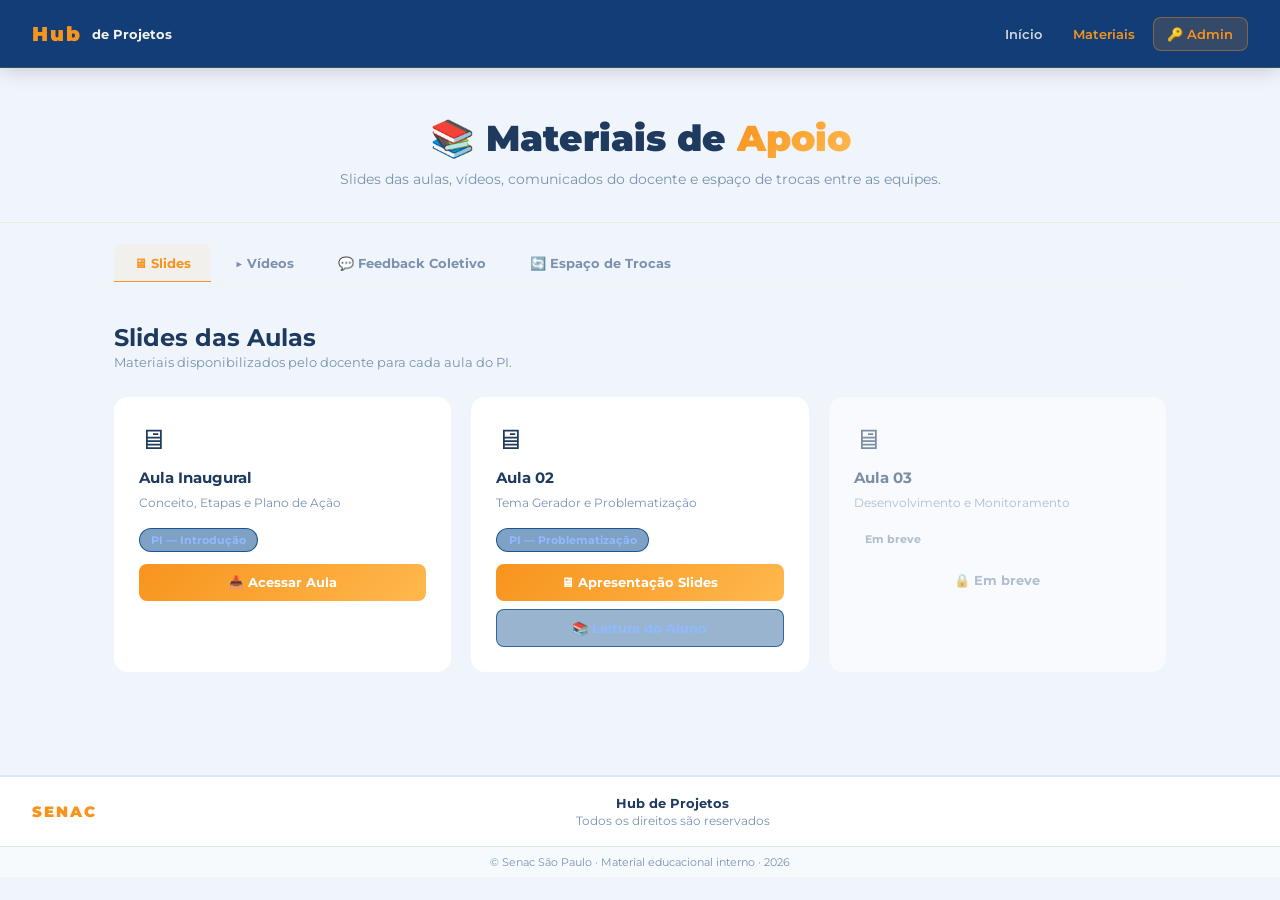
<file: materiais.html>
<!DOCTYPE html>
<html lang="pt-BR">

<head>
  <meta charset="UTF-8">
  <meta name="viewport" content="width=device-width, initial-scale=1.0">
  <title>Materiais — Hub de Projetos</title>
  <link href="https://fonts.googleapis.com/css2?family=Montserrat:wght@400;600;700;900&display=swap" rel="stylesheet">
  <link rel="stylesheet" href="style.css">
  <script src="db.js"></script>
  <style>
    /* Page-specific styles */
    .page-header {
      padding: 3rem 1.5rem 2rem;
      text-align: center;
      border-bottom: 1px solid rgba(247, 148, 29, 0.15);
    }

    .page-header h1 {
      font-size: clamp(22px, 4vw, 36px);
      font-weight: 900;
      margin-bottom: 0.5rem;
    }

    .page-header h1 span {
      background: linear-gradient(135deg, var(--orange), var(--orange-light));
      -webkit-background-clip: text;
      -webkit-text-fill-color: transparent;
      background-clip: text;
    }

    .page-header p {
      color: var(--muted);
      font-size: 14px;
      line-height: 1.6;
    }

    /* Tab Navigation */
    .tab-bar {
      display: flex;
      gap: 0.25rem;
      padding: 1.25rem 1.5rem 0;
      max-width: 1100px;
      margin: 0 auto;
      overflow-x: auto;
      scrollbar-width: none;
      border-bottom: 1px solid rgba(255, 255, 255, 0.08);
    }

    .tab-bar::-webkit-scrollbar {
      display: none;
    }

    .tab-btn {
      padding: 0.65rem 1.25rem;
      font-size: 13px;
      font-weight: 700;
      border: none;
      background: none;
      color: var(--muted);
      cursor: pointer;
      border-radius: 8px 8px 0 0;
      white-space: nowrap;
      transition: all 0.2s;
      position: relative;
      bottom: -1px;
      border-bottom: 2px solid transparent;
    }

    .tab-btn:hover {
      color: var(--text);
      background: rgba(255, 255, 255, 0.05);
    }

    .tab-btn.active {
      color: var(--orange);
      border-bottom-color: var(--orange);
      background: rgba(247, 148, 29, 0.06);
    }

    .tab-btn:focus-visible {
      outline-offset: 2px;
    }

    /* Tab Content */
    .tab-content {
      display: none;
      padding: 2.5rem 0;
    }

    .tab-content.active {
      display: block;
    }

    /* Cards Grid */
    .cards-grid {
      display: grid;
      grid-template-columns: repeat(auto-fill, minmax(260px, 1fr));
      gap: 1.25rem;
    }

    .card {
      background: var(--glass);
      border: 1px solid rgba(255, 255, 255, 0.08);
      border-radius: 14px;
      padding: 1.5rem;
      transition: all 0.3s;
    }

    .card:hover {
      border-color: rgba(247, 148, 29, 0.35);
      transform: translateY(-3px);
      background: rgba(255, 255, 255, 0.07);
    }

    .card:focus-visible {
      outline: 2px solid var(--focus-ring);
      outline-offset: 2px;
    }

    .card-locked {
      opacity: 0.55;
      cursor: default;
    }

    .card-locked:hover {
      transform: none;
      border-color: rgba(255, 255, 255, 0.08);
      background: var(--glass);
    }

    .card-icon {
      font-size: 28px;
      margin-bottom: 0.75rem;
    }

    .card-title {
      font-size: 15px;
      font-weight: 700;
      margin-bottom: 0.35rem;
    }

    .card-sub {
      font-size: 12px;
      color: var(--muted);
      margin-bottom: 1rem;
      line-height: 1.6;
    }

    .badge {
      display: inline-block;
      padding: 0.25rem 0.7rem;
      border-radius: 20px;
      font-size: 11px;
      font-weight: 700;
      margin-bottom: 0.75rem;
    }

    .badge-blue {
      background: rgba(0, 69, 135, 0.5);
      border: 1px solid rgba(0, 69, 135, 0.8);
      color: #90baff;
    }

    .badge-orange {
      background: rgba(247, 148, 29, 0.15);
      border: 1px solid rgba(247, 148, 29, 0.4);
      color: var(--orange);
    }

    .badge-gray {
      background: rgba(255, 255, 255, 0.08);
      color: var(--muted);
    }

    .btn-card {
      display: block;
      width: 100%;
      padding: 0.65rem;
      border: none;
      border-radius: 8px;
      font-size: 13px;
      font-weight: 700;
      cursor: pointer;
      text-align: center;
      text-decoration: none;
      transition: all 0.2s;
      font-family: 'Montserrat', sans-serif;
    }

    .btn-card:focus-visible {
      outline: 2px solid var(--focus-ring);
      outline-offset: 2px;
    }

    .btn-card-primary {
      background: linear-gradient(135deg, var(--orange), var(--orange-light));
      color: #fff;
    }

    .btn-card-primary:hover {
      box-shadow: 0 4px 14px rgba(247, 148, 29, 0.35);
    }

    .btn-card-secondary {
      background: rgba(0, 69, 135, 0.4);
      border: 1px solid rgba(0, 69, 135, 0.7);
      color: #90baff;
    }

    .btn-card-secondary:hover {
      background: rgba(0, 69, 135, 0.6);
    }

    .btn-card-disabled {
      background: rgba(255, 255, 255, 0.06);
      color: var(--muted);
      cursor: not-allowed;
    }

    /* Section Header */
    .s-head {
      margin-bottom: 1.5rem;
    }

    .s-head h3 {
      font-size: 18px;
      font-weight: 800;
      margin-bottom: 0.25rem;
      display: flex;
      align-items: center;
      gap: 0.5rem;
    }

    .s-head h3::before {
      content: '';
      display: block;
      width: 4px;
      height: 1em;
      background: var(--orange);
      border-radius: 2px;
    }

    .s-head p {
      color: var(--muted);
      font-size: 13px;
      line-height: 1.6;
    }

    /* Feedback Coletivo */
    .fc-list {
      display: flex;
      flex-direction: column;
      gap: 1rem;
    }

    .fc-card {
      background: var(--glass);
      border: 1px solid rgba(255, 255, 255, 0.08);
      border-left: 3px solid var(--orange);
      border-radius: 12px;
      padding: 1.5rem;
    }

    .fc-card.important {
      border-left-color: #ff6b6b;
      background: rgba(255, 107, 107, 0.06);
    }

    .fc-header {
      display: flex;
      align-items: center;
      justify-content: space-between;
      margin-bottom: 0.75rem;
      gap: 1rem;
      flex-wrap: wrap;
    }

    .fc-title {
      font-size: 15px;
      font-weight: 700;
    }

    .fc-date {
      font-size: 11px;
      color: var(--muted);
    }

    .fc-body {
      font-size: 13px;
      color: rgba(242, 242, 242, 0.8);
      line-height: 1.75;
      white-space: pre-wrap;
    }

    .fc-empty {
      text-align: center;
      padding: 3rem 1rem;
      color: var(--muted);
      font-size: 14px;
    }

    /* Espaço de Trocas */
    .troca-form {
      background: var(--glass);
      border: 1px solid rgba(255, 255, 255, 0.08);
      border-radius: 14px;
      padding: 1.5rem;
      margin-bottom: 1.5rem;
    }

    .troca-form h4 {
      font-size: 15px;
      font-weight: 700;
      margin-bottom: 1rem;
    }

    .field-row {
      display: grid;
      grid-template-columns: 1fr 1fr;
      gap: 0.75rem;
      margin-bottom: 0.75rem;
    }

    .field-input {
      width: 100%;
      padding: 0.75rem 0.9rem;
      background: rgba(255, 255, 255, 0.06);
      border: 1.5px solid rgba(255, 255, 255, 0.1);
      border-radius: 9px;
      color: var(--text);
      font-size: 13px;
      font-family: 'Montserrat', sans-serif;
      transition: border-color 0.2s;
    }

    .field-input:focus {
      outline: none;
      border-color: var(--orange);
    }

    .field-input::placeholder {
      color: rgba(242, 242, 242, 0.28);
    }

    .field-textarea {
      resize: vertical;
      min-height: 80px;
    }

    .btn-send {
      padding: 0.75rem 1.75rem;
      background: linear-gradient(135deg, var(--orange), var(--orange-light));
      color: #fff;
      border: none;
      border-radius: 9px;
      font-size: 13px;
      font-weight: 700;
      cursor: pointer;
      transition: all 0.2s;
      font-family: 'Montserrat', sans-serif;
    }

    .btn-send:hover {
      box-shadow: 0 4px 14px rgba(247, 148, 29, 0.35);
    }

    .btn-send:focus-visible {
      outline: 2px solid var(--focus-ring);
      outline-offset: 2px;
    }

    .form-label {
      display: block;
      font-size: 12px;
      font-weight: 700;
      color: var(--orange);
      margin-bottom: 0.25rem;
    }

    .troca-list {
      display: flex;
      flex-direction: column;
      gap: 0.85rem;
    }

    .troca-item {
      background: var(--glass);
      border: 1px solid rgba(255, 255, 255, 0.07);
      border-radius: 12px;
      padding: 1.1rem 1.25rem;
    }

    .troca-meta {
      font-size: 11px;
      color: var(--muted);
      margin-bottom: 0.4rem;
    }

    .troca-autor {
      font-weight: 700;
      color: var(--orange);
    }

    .troca-msg {
      font-size: 13px;
      color: rgba(242, 242, 242, 0.85);
      line-height: 1.65;
    }

    @media (max-width: 600px) {
      .field-row {
        grid-template-columns: 1fr;
      }
    }

    @media (prefers-reduced-motion: reduce) {

      *,
      *::before,
      *::after {
        animation-duration: 0.01ms !important;
        animation-iteration-count: 1 !important;
        transition-duration: 0.01ms !important;
      }
    }
  </style>
</head>

<body>
  <a href="#main-content" class="skip-link">Pular para o conteúdo principal</a>
  <nav class="nav" role="navigation" aria-label="Navegação principal">
    <a href="index.html" class="nav-logo">Hub <span>de Projetos</span></a>
    <div class="nav-links">
      <a href="index.html">Início</a>
      <a href="materiais.html" class="nav-active" aria-current="page">Materiais</a>
      <a href="admin.html" class="nav-btn">🔑 Admin</a>
    </div>
    <button class="hamburger" id="ham" type="button" onclick="toggleMenu()" aria-label="Abrir menu"
      aria-expanded="false" aria-controls="mob-menu">
      <span></span><span></span><span></span>
    </button>
  </nav>
  <div class="mobile-menu" id="mob-menu" role="menu" aria-label="Menu de navegação">
    <a href="index.html" role="menuitem" onclick="closeMenu()">Início</a>
    <a href="materiais.html" role="menuitem" onclick="closeMenu()">Materiais</a>
    <a href="admin.html" role="menuitem" onclick="closeMenu()">🔑 Admin</a>
  </div>

  <div class="page" id="main-content">
    <header class="page-header" role="banner">
      <h1>📚 Materiais de <span>Apoio</span></h1>
      <p>Slides das aulas, vídeos, comunicados do docente e espaço de trocas entre as equipes.</p>
    </header>

    <div class="tab-bar" role="tablist" aria-label="Abas de conteúdo">
      <button class="tab-btn active" role="tab" aria-selected="true" aria-controls="tab-slides"
        onclick="showTab('slides')">🖥 Slides</button>
      <button class="tab-btn" role="tab" aria-selected="false" aria-controls="tab-videos" onclick="showTab('videos')">▶
        Vídeos</button>
      <button class="tab-btn" role="tab" aria-selected="false" aria-controls="tab-feedback"
        onclick="showTab('feedback')">💬 Feedback Coletivo</button>
      <button class="tab-btn" role="tab" aria-selected="false" aria-controls="tab-trocas" onclick="showTab('trocas')">🔄
        Espaço de Trocas</button>
    </div>

    <div class="container">

      <!-- TAB: SLIDES -->
      <section class="tab-content active" id="tab-slides" role="tabpanel" aria-labelledby="tab-slides">
        <div class="s-head">
          <h2>Slides das Aulas</h2>
          <p>Materiais disponibilizados pelo docente para cada aula do PI.</p>
        </div>
        <div class="cards-grid" id="slides-grid" role="list" aria-label="Lista de slides">
          <!-- populated by JS -->
        </div>
      </section>

      <!-- TAB: VÍDEOS -->
      <section class="tab-content" id="tab-videos" role="tabpanel" aria-labelledby="tab-videos">
        <div class="s-head">
          <h2>Vídeos de Apoio</h2>
          <p>Conteúdo audiovisual para complementar os estudos do Projeto Integrador.</p>
        </div>
        <div class="cards-grid" id="videos-grid" role="list" aria-label="Lista de vídeos">
          <!-- populated by JS -->
        </div>
      </section>

      <!-- TAB: FEEDBACK COLETIVO -->
      <section class="tab-content" id="tab-feedback" role="tabpanel" aria-labelledby="tab-feedback">
        <div class="s-head">
          <h2>Feedback Coletivo</h2>
          <p>Comunicados, orientações e avisos do docente para todas as equipes.</p>
        </div>
        <div class="fc-list" id="fc-list" role="list" aria-label="Lista de feedbacks">
          <div class="fc-empty" role="status">Nenhum comunicado publicado ainda. Aguarde orientações do docente.</div>
        </div>
      </section>

      <!-- TAB: TROCAS -->
      <section class="tab-content" id="tab-trocas" role="tabpanel" aria-labelledby="tab-trocas">
        <div class="s-head">
          <h2>Espaço de Trocas</h2>
          <p>Compartilhe dúvidas, descobertas e ideias com as outras equipes.</p>
        </div>
        <form class="troca-form" onsubmit="publicarTroca(event)">
          <h3>✏️ Publicar mensagem</h3>
          <div class="field-row">
            <div>
              <label for="troca-grupo" class="form-label">Equipe *</label>
              <select class="field-input" id="troca-grupo" required onchange="atualizarMembrosTroca()">
                <option value="">Selecione sua equipe</option>
              </select>
            </div>
            <div>
              <label for="troca-autor" class="form-label">Membro *</label>
              <select class="field-input" id="troca-autor" required>
                <option value="">Selecione o membro</option>
              </select>
            </div>
          </div>
          <label for="troca-msg" class="sr-only">Mensagem</label>
          <textarea class="field-input field-textarea" id="troca-msg"
            placeholder="Escreva sua mensagem, dúvida ou descoberta..." required
            style="margin-bottom:0.75rem"></textarea>
          <button type="submit" class="btn-send">📤 Publicar</button>
        </form>
        <div class="troca-list" id="trocas-list" role="list" aria-label="Lista de mensagens">
          <div class="fc-empty" role="status">Nenhuma mensagem ainda. Seja o primeiro a compartilhar!</div>
        </div>
      </section>

    </div>
  </div>

  <footer role="contentinfo">
    <div class="f-logo">SENAC</div>
    <div class="f-center" id="footer-center">
      <div class="f-line1">Hub de Projetos — Gestão de Projetos Integradores</div>
      <div class="f-line2">Senac Araçatuba</div>
    </div>
    <div class="f-right" id="footer-right"></div>
  </footer>
  <div class="f-copy">© Senac São Paulo · Material educacional interno · <span id="footer-year">2025</span></div>

  <script>
    const KEY_MAT = 'pi_materiais';
    const KEY_FC = 'pi_feedback_coletivo';
    const KEY_TR = 'pi_trocas';
    const KEY_CONFIG = 'pi_config';
    const KEY_GRUPOS = 'pi_grupos';

    function getMat() { return JSON.parse(localStorage.getItem(KEY_MAT) || 'null'); }
    function getFC() { return JSON.parse(localStorage.getItem(KEY_FC) || '[]'); }
    function getTrocas() { return JSON.parse(localStorage.getItem(KEY_TR) || '[]'); }
    function getGrupos() { return JSON.parse(localStorage.getItem(KEY_GRUPOS) || '[]'); }

    function renderConfig() {
      const cfg = JSON.parse(localStorage.getItem(KEY_CONFIG) || '{}');
      const UNIDADE_PADRAO = 'Senac Araçatuba';
      const uc = cfg.unidadeCurricular || 'Gestão de Projetos Integradores';
      const docente = cfg.docente || '';
      const email = cfg.emailDocente || '';
      const unidadeRaw = cfg.unidade || '';
      const unidade = unidadeRaw
        ? (unidadeRaw.toLowerCase().startsWith('senac') ? unidadeRaw : 'Senac ' + unidadeRaw)
        : UNIDADE_PADRAO;
      const anoSem = cfg.anoSemestre || '';

      const fc = document.getElementById('footer-center');
      if (fc) {
        const linha1 = docente || 'Hub de Projetos';
        fc.innerHTML = `<div class="f-line1">${linha1}</div><div class="f-line2">Todos os direitos são reservados</div>`;
      }
      const fr = document.getElementById('footer-right');
      if (fr) fr.innerHTML = email ? `<a class="f-email-link" href="mailto:${email}">${email}</a>` : '';
      const fy = document.getElementById('footer-year');
      if (fy) fy.textContent = new Date().getFullYear();
    }

    // ── Nav ─────────────────────────────────────────────────────────────
    function toggleMenu() {
      const h = document.getElementById('ham');
      const m = document.getElementById('mob-menu');
      const isOpen = h.classList.toggle('open');
      m.classList.toggle('open');
      h.setAttribute('aria-expanded', isOpen);
      h.setAttribute('aria-label', isOpen ? 'Fechar menu' : 'Abrir menu');
    }
    function closeMenu() {
      const h = document.getElementById('ham');
      h.classList.remove('open');
      document.getElementById('mob-menu').classList.remove('open');
      h.setAttribute('aria-expanded', 'false');
      h.setAttribute('aria-label', 'Abrir menu');
    }

    // ── Tabs ────────────────────────────────────────────────────────────
    function showTab(name) {
      document.querySelectorAll('.tab-content').forEach(t => t.classList.remove('active'));
      document.querySelectorAll('.tab-btn').forEach(b => {
        b.classList.remove('active');
        b.setAttribute('aria-selected', 'false');
      });
      const activeTab = document.getElementById('tab-' + name);
      activeTab.classList.add('active');
      event.currentTarget.classList.add('active');
      event.currentTarget.setAttribute('aria-selected', 'true');
      if (name === 'feedback') renderFC();
      if (name === 'trocas') renderTrocas();
    }

    // ── Default materials ───────────────────────────────────────────────
    const DEFAULT_SLIDES = [
      { id: 's1', titulo: 'Aula Inaugural', descricao: 'Conceito, Etapas e Plano de Ação', badge: 'PI — Introdução', link: 'aula-inaugural.html', disponivel: true },
      { id: 's2', titulo: 'Aula 02', descricao: 'Tema Gerador e Problematização', badge: 'PI — Problematização', link: 'aula02-slides.html', linkAluno: 'aula02-aluno.html', disponivel: true },
      { id: 's3', titulo: 'Aula 03', descricao: 'Desenvolvimento e Monitoramento', badge: 'Em breve', link: '', disponivel: false },
    ];
    const DEFAULT_VIDEOS = [
      { id: 'v1', titulo: 'O que é Projeto Integrador?', descricao: 'Canal Senac · ~8 min', link: '', disponivel: true },
      { id: 'v2', titulo: 'Metodologia de Projetos na Prática', descricao: 'Canal Sebrae · ~12 min', link: '', disponivel: true },
      { id: 'v3', titulo: 'Como fazer um Plano de Ação 5W2H', descricao: 'Canal FGV Online · ~10 min', link: '', disponivel: true },
    ];

    function renderSlides() {
      const mat = getMat();
      const slides = (mat && mat.slides && mat.slides.length > 0) ? mat.slides : DEFAULT_SLIDES;
      document.getElementById('slides-grid').innerHTML = slides.map(s => {
        let buttons = '';
        if (s.disponivel) {
          if (s.link && s.linkAluno) {
            buttons = `
              <a href="${s.link}" target="_blank" rel="noopener noreferrer" class="btn-card btn-card-primary" style="margin-bottom:0.5rem">🖥 Apresentação Slides</a>
              <a href="${s.linkAluno}" target="_blank" rel="noopener noreferrer" class="btn-card btn-card-secondary">📚 Leitura do Aluno</a>
            `;
          } else if (s.link) {
            buttons = `<a href="${s.link}" target="_blank" rel="noopener noreferrer" class="btn-card btn-card-primary">📥 Acessar Aula</a>`;
          } else {
            buttons = `<button class="btn-card btn-card-primary" onclick="alert('Link não configurado. Solicite ao docente.')">📥 Acessar Aula</button>`;
          }
        } else {
          buttons = `<button class="btn-card btn-card-disabled" disabled>🔒 Em breve</button>`;
        }
        return `
          <div class="card ${!s.disponivel ? 'card-locked' : ''}" role="listitem">
            <div class="card-icon" aria-hidden="true">🖥</div>
            <div class="card-title">${s.titulo}</div>
            <div class="card-sub">${s.descricao}</div>
            <span class="badge ${s.disponivel ? 'badge-blue' : 'badge-gray'}">${s.badge || (s.disponivel ? 'Disponível' : 'Em breve')}</span>
            ${buttons}
          </div>`;
      }).join('');
    }

    function renderVideos() {
      const mat = getMat();
      const videos = (mat && mat.videos && mat.videos.length > 0) ? mat.videos : DEFAULT_VIDEOS;
      document.getElementById('videos-grid').innerHTML = videos.map(v => `
        <div class="card ${!v.disponivel ? 'card-locked' : ''}" role="listitem">
          <div class="card-icon" aria-hidden="true">▶️</div>
          <div class="card-title">${v.titulo}</div>
          <div class="card-sub">${v.descricao}</div>
          <span class="badge ${v.disponivel ? 'badge-orange' : 'badge-gray'}">${v.disponivel ? 'Disponível' : 'Em breve'}</span>
          ${v.disponivel && v.link
          ? `<a href="${v.link}" target="_blank" rel="noopener noreferrer" class="btn-card btn-card-secondary">▶ Assistir</a>`
          : v.disponivel
            ? `<button class="btn-card btn-card-secondary" onclick="alert('Link não configurado. Solicite ao docente.')">▶ Assistir</button>`
            : `<button class="btn-card btn-card-disabled" disabled>🔒 Em breve</button>`}
        </div>`).join('');
    }

    function renderFC() {
      const items = getFC();
      const el = document.getElementById('fc-list');
      if (items.length === 0) {
        el.innerHTML = '<div class="fc-empty" role="status">Nenhum comunicado publicado ainda. Aguarde orientações do docente.</div>';
        return;
      }
      el.innerHTML = items.slice().reverse().map(i => `
        <article class="fc-card ${i.importante ? 'important' : ''}">
          <div class="fc-header">
            <span class="fc-title">${i.importante ? '🚨 ' : '📌 '}${i.titulo}</span>
            <time class="fc-date" datetime="${i.data}">${new Date(i.data).toLocaleDateString('pt-BR', { day: '2-digit', month: 'short', year: 'numeric', hour: '2-digit', minute: '2-digit' })}</time>
          </div>
          <div class="fc-body">${i.conteudo}</div>
        </article>`).join('');
    }

    function renderTrocas() {
      const items = getTrocas();
      const el = document.getElementById('trocas-list');
      if (items.length === 0) {
        el.innerHTML = '<div class="fc-empty" role="status">Nenhuma mensagem ainda. Seja o primeiro a compartilhar!</div>';
        return;
      }
      el.innerHTML = items.slice().reverse().map(t => `
        <article class="troca-item">
          <div class="troca-meta">
            <span class="troca-autor">${t.autor || 'Anônimo'}</span>
            ${t.grupo ? ` · <strong>${t.grupo}</strong>` : ''}
            · <time datetime="${t.data}">${new Date(t.data).toLocaleDateString('pt-BR', { day: '2-digit', month: 'short' })} ${new Date(t.data).toLocaleTimeString('pt-BR', { hour: '2-digit', minute: '2-digit' })}</time>
          </div>
          <div class="troca-msg">${t.msg}</div>
        </article>`).join('');
    }

    function publicarTroca(e) {
      e.preventDefault();
      const grupoSelect = document.getElementById('troca-grupo');
      const autorSelect = document.getElementById('troca-autor');
      const msg = document.getElementById('troca-msg').value.trim();

      if (!grupoSelect.value) { alert('Selecione sua equipe.'); return; }
      if (!autorSelect.value) { alert('Selecione o membro.'); return; }
      if (!msg) { alert('Escreva uma mensagem antes de publicar.'); return; }

      const grupos = getGrupos();
      const grupo = grupos.find(g => g.id === grupoSelect.value);
      const grupoNome = grupo ? grupo.nome : grupoSelect.value;
      const autorNome = autorSelect.options[autorSelect.selectedIndex].text;

      const trocas = getTrocas();
      trocas.push({
        id: 'tr_' + Date.now(),
        autor: autorNome,
        autorId: autorSelect.value,
        grupo: grupoNome,
        grupoId: grupoSelect.value,
        msg,
        data: new Date().toISOString()
      });
      localStorage.setItem(KEY_TR, JSON.stringify(trocas)); cloudSave(KEY_TR);
      grupoSelect.value = '';
      autorSelect.innerHTML = '<option value="">Selecione o membro</option>';
      document.getElementById('troca-msg').value = '';
      renderTrocas();
    }

    // ── Selects de Equipe e Membro ───────────────────────────────────────
    function popularEquipesTroca() {
      const grupos = getGrupos().filter(g => g.ativo !== false);
      const select = document.getElementById('troca-grupo');
      if (!select) return;

      select.innerHTML = '<option value="">Selecione sua equipe</option>' +
        grupos.map(g => `<option value="${g.id}">${g.nome}</option>`).join('');

      // Limpa membros
      const membroSelect = document.getElementById('troca-autor');
      if (membroSelect) {
        membroSelect.innerHTML = '<option value="">Selecione o membro</option>';
      }
    }

    function atualizarMembrosTroca() {
      const grupoId = document.getElementById('troca-grupo').value;
      const membroSelect = document.getElementById('troca-autor');
      if (!membroSelect) return;

      if (!grupoId) {
        membroSelect.innerHTML = '<option value="">Selecione o membro</option>';
        return;
      }

      const grupos = getGrupos();
      const grupo = grupos.find(g => g.id === grupoId);
      const membros = grupo && grupo.membros ? grupo.membros : [];

      membroSelect.innerHTML = '<option value="">Selecione o membro</option>' +
        membros.map(m => `<option value="${m.id || m.nome}">${m.nome}</option>`).join('');
    }

    renderConfig();
    renderSlides();
    renderVideos();
    popularEquipesTroca();
    cloudSync().then(synced => {
      renderConfig();
      if (synced) {
        renderSlides();
        renderVideos();
        popularEquipesTroca();
      }
    });
  </script>
</body>

</html>
</file>
<file: style.css>
/* ═══════════════════════════════════════════════════════════════════════
   PI Logística — Senac Araçatuba · Tema Claro
   ═══════════════════════════════════════════════════════════════════════ */

/* ── CSS Variables ────────────────────────────────────────────────────── */
:root {
  --navy:         #004587;
  --navy-dark:    #1e3a5f;
  --navy-mid:     #2c5282;
  --orange:       #F7941D;
  --orange-light: #FFB84D;
  --text:         #1e3a5f;
  --muted:        #7a92b0;
  --glass:        #ffffff;
  --border:       #dce8f5;
  --focus-ring:   rgba(247,148,29,0.55);
  --bg:           #f0f5fb;
  --surface:      #ffffff;
  --surface-2:    #f7fafd;
  --shadow-sm:    0 1px 4px rgba(30,58,95,0.08);
  --shadow-md:    0 4px 16px rgba(30,58,95,0.10);
  --shadow-lg:    0 8px 32px rgba(30,58,95,0.13);
}

/* ── Reset & Base ─────────────────────────────────────────────────────── */
html { scroll-padding-top: 80px; }

*, *::before, *::after {
  font-family: 'Montserrat', sans-serif;
  box-sizing: border-box;
  margin: 0;
  padding: 0;
}

html, body { min-height: 100vh; }

body {
  background: var(--bg);
  color: var(--text);
  overflow-x: hidden;
}

/* ── Navigation ───────────────────────────────────────────────────────── */
.nav {
  position: fixed;
  top: 0; left: 0; right: 0;
  height: 68px;
  background: rgba(0,45,107,0.92);
  -webkit-backdrop-filter: blur(16px);
  backdrop-filter: blur(16px);
  border-bottom: 1px solid rgba(247,148,29,0.2);
  box-shadow: 0 2px 20px rgba(0,0,0,0.18);
  display: flex;
  align-items: center;
  justify-content: space-between;
  padding: 0 2rem;
  z-index: 1000;
  transition: background 0.35s, box-shadow 0.35s, border-color 0.35s;
}
.nav.nav-light {
  background: rgba(255,255,255,0.96);
  border-bottom: 1px solid var(--border);
  box-shadow: var(--shadow-sm);
}

.nav-logo {
  font-size: 20px;
  font-weight: 900;
  color: var(--orange);
  letter-spacing: 2px;
  text-decoration: none;
  display: flex;
  align-items: center;
  gap: 0.6rem;
  transition: color 0.3s;
}
.nav-logo span { color: #F2F2F2; font-weight: 700; font-size: 13px; letter-spacing: 0; transition: color 0.3s; }
.nav.nav-light .nav-logo span { color: var(--navy); }

.nav-links { display: flex; gap: 0.25rem; align-items: center; }
.nav-links a {
  color: rgba(242,242,242,0.85);
  text-decoration: none;
  font-size: 13px;
  font-weight: 600;
  padding: 0.5rem 0.85rem;
  border-radius: 8px;
  transition: color 0.2s, background 0.2s;
  white-space: nowrap;
}
.nav.nav-light .nav-links a { color: var(--navy-dark); }
.nav-links a:hover { color: var(--orange); background: rgba(247,148,29,0.1); }
.nav-links a.nav-active { color: var(--orange); }
.nav-links a.nav-btn {
  background: rgba(247,148,29,0.15);
  border: 1px solid rgba(247,148,29,0.4);
  color: var(--orange);
}
.nav-links a.nav-btn:hover { background: var(--orange); color: #fff; }

.nav-team-badge {
  background: rgba(247,148,29,0.1);
  border: 1px solid rgba(247,148,29,0.3);
  color: var(--orange);
  font-size: 12px;
  font-weight: 700;
  padding: 0.3rem 0.9rem;
  border-radius: 20px;
  max-width: 220px;
  overflow: hidden;
  text-overflow: ellipsis;
  white-space: nowrap;
}

/* Hamburger */
.hamburger { display: none; flex-direction: column; gap: 5px; background: none; border: none; cursor: pointer; padding: 8px; }
.hamburger span { display: block; width: 22px; height: 2px; background: #F2F2F2; border-radius: 2px; transition: all 0.3s; }
.nav.nav-light .hamburger span { background: var(--navy); }
.hamburger.open span:nth-child(1) { transform: translateY(7px) rotate(45deg); }
.hamburger.open span:nth-child(2) { opacity: 0; }
.hamburger.open span:nth-child(3) { transform: translateY(-7px) rotate(-45deg); }

/* Mobile Menu */
.mobile-menu {
  display: none;
  position: fixed;
  top: 68px; left: 0; right: 0;
  background: rgba(255,255,255,0.98);
  border-bottom: 2px solid var(--orange);
  box-shadow: var(--shadow-md);
  z-index: 999;
}
.mobile-menu.open { display: flex; flex-direction: column; }
.mobile-menu a { color: var(--navy-dark); text-decoration: none; padding: 0.9rem 2rem; font-size: 15px; font-weight: 600; border-bottom: 1px solid var(--border); }
.mobile-menu a:hover { color: var(--orange); background: rgba(247,148,29,0.05); }

@media (max-width: 820px) {
  .nav-links { display: none; }
  .hamburger { display: flex; }
}

/* ── Hero Section ─────────────────────────────────────────────────────── */
.hero {
  min-height: 62vh;
  display: flex;
  flex-direction: column;
  align-items: center;
  justify-content: center;
  text-align: center;
  padding: 7rem 1.5rem 5.5rem;
  position: relative;
  overflow: hidden;
  background:
    radial-gradient(ellipse 80% 60% at 50% 40%, rgba(247,148,29,0.10) 0%, transparent 70%),
    linear-gradient(160deg, #002d6b 0%, #004587 55%, #003e7a 100%);
  color: #F2F2F2;
}
.hero::before {
  content: '';
  position: absolute;
  inset: 0;
  background-image: radial-gradient(rgba(242,242,242,0.06) 1px, transparent 1px);
  background-size: 36px 36px;
  pointer-events: none;
}
.hero::after {
  content: '';
  position: absolute;
  bottom: 0; left: 0; right: 0;
  height: 3px;
  background: linear-gradient(90deg, transparent 0%, var(--orange) 30%, var(--orange) 70%, transparent 100%);
  pointer-events: none;
}
#hero-canvas {
  position: absolute;
  inset: 0;
  width: 100%; height: 100%;
  pointer-events: none;
}

.hero-badge {
  display: inline-flex;
  align-items: center;
  gap: 0.5rem;
  background: rgba(247,148,29,0.18);
  border: 1px solid rgba(247,148,29,0.45);
  color: var(--orange);
  padding: 0.45rem 1.2rem;
  border-radius: 20px;
  font-size: 12px;
  font-weight: 700;
  margin-bottom: 1.5rem;
  letter-spacing: 0.5px;
  -webkit-backdrop-filter: blur(8px);
  backdrop-filter: blur(8px);
}
.hero-badge::before {
  content: '';
  width: 7px; height: 7px;
  background: var(--orange);
  border-radius: 50%;
  animation: pulse 2s ease-in-out infinite;
}
@keyframes pulse {
  0%, 100% { opacity: 1; transform: scale(1); }
  50%       { opacity: 0.5; transform: scale(1.5); }
}

.hero-title {
  font-size: clamp(26px, 5.5vw, 54px);
  font-weight: 900;
  line-height: 1.12;
  margin-bottom: 1rem;
  color: #F2F2F2;
  text-shadow: 0 2px 24px rgba(0,0,0,0.25);
  will-change: transform, opacity;
  animation: heroFadeUp 0.8s cubic-bezier(0.16,1,0.3,1) both;
}
.hero-title .grad {
  background: linear-gradient(135deg, var(--orange), var(--orange-light));
  -webkit-background-clip: text; -webkit-text-fill-color: transparent; background-clip: text;
}
#hero-subtitle { font-size: clamp(15px, 2.5vw, 22px); font-weight: 600; }
.hero-sub {
  color: rgba(242,242,242,0.72);
  font-size: clamp(13px, 2vw, 17px);
  max-width: 560px;
  margin: 0 auto 2.5rem;
  line-height: 1.75;
  will-change: transform, opacity;
  animation: heroFadeUp 0.8s 0.15s cubic-bezier(0.16,1,0.3,1) both;
}
.hero-btns {
  display: flex; gap: 1rem; flex-wrap: wrap; justify-content: center;
  will-change: transform, opacity;
  animation: heroFadeUp 0.8s 0.28s cubic-bezier(0.16,1,0.3,1) both;
}
.hero .btn-ghost {
  border-color: rgba(242,242,242,0.28);
  color: #F2F2F2;
  background: rgba(255,255,255,0.06);
  -webkit-backdrop-filter: blur(8px);
  backdrop-filter: blur(8px);
}
.hero .btn-ghost:hover {
  border-color: var(--orange);
  color: var(--orange);
  background: rgba(247,148,29,0.12);
}
@keyframes heroFadeUp {
  from { opacity: 0; transform: translateY(20px); }
  to   { opacity: 1; transform: translateY(0); }
}

/* ── Buttons ──────────────────────────────────────────────────────────── */
.btn {
  padding: 0.85rem 2rem;
  border: none;
  border-radius: 10px;
  font-size: 14px;
  font-weight: 700;
  cursor: pointer;
  text-decoration: none;
  transition: all 0.3s;
  display: inline-flex;
  align-items: center;
  gap: 0.5rem;
}
.btn-primary {
  background: linear-gradient(135deg, var(--orange), var(--orange-light));
  color: #fff;
  box-shadow: 0 4px 16px rgba(247,148,29,0.28);
}
.btn-primary:hover { transform: translateY(-2px); box-shadow: 0 8px 28px rgba(247,148,29,0.40); }
.btn-primary:focus-visible { outline-offset: 3px; }
.btn-ghost {
  background: transparent;
  border: 2px solid var(--border);
  color: var(--navy-dark);
}
.btn-ghost:hover { border-color: var(--orange); color: var(--orange); background: rgba(247,148,29,0.05); }

/* ── Layout ───────────────────────────────────────────────────────────── */
.page { padding-top: 68px; }
.container { max-width: 1100px; margin: 0 auto; padding: 0 1.5rem; }
.divider { height: 1px; background: var(--border); margin: 0; }

/* ── Sections ──────────────────────────────────────────────────────────── */
.section { padding: 4rem 0; }
.section-label { font-size: 11px; font-weight: 700; letter-spacing: 2px; color: var(--orange); text-transform: uppercase; margin-bottom: 0.5rem; }
.section-title { font-size: clamp(20px, 3.5vw, 28px); font-weight: 800; margin-bottom: 0.5rem; }
.section-desc { color: var(--muted); font-size: 14px; margin-bottom: 2rem; line-height: 1.6; }

/* ── Quick Access Cards ───────────────────────────────────────────────── */
.access-grid { display: grid; grid-template-columns: repeat(auto-fit, minmax(230px, 1fr)); gap: 1.25rem; }
.access-card {
  background: var(--surface);
  border: 1px solid var(--border);
  border-radius: 18px;
  padding: 1.75rem;
  text-decoration: none;
  color: var(--text);
  transition: transform 0.3s cubic-bezier(0.16,1,0.3,1), box-shadow 0.3s, border-color 0.3s;
  display: flex;
  flex-direction: column;
  gap: 0.6rem;
  cursor: pointer;
  position: relative;
  overflow: hidden;
  box-shadow: var(--shadow-sm);
}
.access-card::before {
  content: '';
  position: absolute;
  inset: 0;
  background: linear-gradient(135deg, rgba(0,69,135,0.03) 0%, transparent 60%);
  opacity: 0;
  transition: opacity 0.3s;
}
.access-card::after {
  content: '';
  position: absolute;
  top: 0; left: 0; right: 0;
  height: 3px;
  background: linear-gradient(90deg, var(--orange), var(--orange-light));
  opacity: 0;
  transition: opacity 0.3s;
}
.access-card:hover {
  border-color: rgba(247,148,29,0.45);
  transform: translateY(-5px);
  box-shadow: 0 12px 32px rgba(0,69,135,0.12), 0 0 0 1px rgba(247,148,29,0.2);
}
.access-card:hover::before { opacity: 1; }
.access-card:hover::after  { opacity: 1; }
.access-card:focus { border-color: var(--orange); box-shadow: 0 0 0 3px rgba(247,148,29,0.2); }
.ac-icon {
  font-size: 28px;
  width: 52px; height: 52px;
  display: flex; align-items: center; justify-content: center;
  background: linear-gradient(135deg, rgba(0,69,135,0.07), rgba(247,148,29,0.08));
  border-radius: 14px;
  border: 1px solid rgba(0,69,135,0.08);
}
.ac-title { font-size: 17px; font-weight: 700; color: var(--navy-dark); margin-top: 0.3rem; }
.ac-desc { font-size: 12px; color: var(--muted); line-height: 1.65; }

/* ── Animate-in (scroll entrance) ────────────────────────────────────── */
.animate-in {
  animation: slideUp 0.55s cubic-bezier(0.16,1,0.3,1) both;
  will-change: transform, opacity;
}
@keyframes slideUp {
  from { opacity: 0; transform: translateY(22px); }
  to   { opacity: 1; transform: translateY(0); }
}

/* ── Teams Grid ───────────────────────────────────────────────────────── */
.teams-grid { display: grid; grid-template-columns: repeat(auto-fill, minmax(210px, 1fr)); gap: 1.1rem; }
.team-card {
  background: var(--surface);
  border: 1px solid var(--border);
  border-radius: 16px;
  padding: 1.4rem;
  cursor: pointer;
  transition: transform 0.3s cubic-bezier(0.16,1,0.3,1), box-shadow 0.3s, border-color 0.3s;
  position: relative;
  text-align: left;
  width: 100%;
  font-family: inherit;
  box-shadow: var(--shadow-sm);
  color: var(--text);
  overflow: hidden;
}
.team-card::after {
  content: '';
  position: absolute;
  left: 0; top: 0; bottom: 0;
  width: 3px;
  background: linear-gradient(180deg, var(--orange), var(--orange-light));
  opacity: 0;
  transition: opacity 0.3s;
}
.team-card:hover {
  border-color: rgba(247,148,29,0.45);
  transform: translateY(-3px);
  box-shadow: 0 10px 28px rgba(0,69,135,0.12), 0 0 0 1px rgba(247,148,29,0.18);
}
.team-card:hover::after { opacity: 1; }
.team-card:focus { border-color: var(--orange); box-shadow: 0 0 0 3px rgba(247,148,29,0.2); outline: none; }
.tc-lock { position: absolute; top: 1rem; right: 1rem; font-size: 14px; opacity: 0.25; }
.tc-name { font-size: 16px; font-weight: 700; margin-bottom: 0.4rem; color: var(--navy-dark); }
.tc-info { font-size: 12px; color: var(--muted); display: flex; flex-direction: column; gap: 0.15rem; }
.tc-cta {
  display: inline-flex; align-items: center; gap: 0.4rem;
  font-size: 11px; font-weight: 700;
  padding: 0.3rem 0.9rem;
  border-radius: 20px; margin-top: 0.85rem;
  background: rgba(247,148,29,0.1);
  color: var(--orange);
  border: 1px solid rgba(247,148,29,0.25);
  transition: background 0.2s;
}
.team-card:hover .tc-cta { background: rgba(247,148,29,0.18); }
.empty-state { grid-column: 1/-1; text-align: center; padding: 3rem 1rem; color: var(--muted); }
.empty-state .ei { font-size: 44px; margin-bottom: 1rem; display: block; }
.empty-state h3 { font-size: 17px; font-weight: 700; color: var(--text); margin-bottom: 0.4rem; }

/* ── Modal ─────────────────────────────────────────────────────────────── */
.overlay {
  position: fixed; inset: 0;
  background: rgba(20,40,80,0.45);
  -webkit-backdrop-filter: blur(6px);
  backdrop-filter: blur(6px);
  z-index: 2000;
  display: none; align-items: center; justify-content: center;
  padding: 1rem;
}
.overlay.open { display: flex; }
.modal {
  background: var(--surface);
  border: 1px solid var(--border);
  border-radius: 20px;
  padding: 2.5rem;
  max-width: 420px;
  width: 100%;
  position: relative;
  box-shadow: var(--shadow-lg);
  will-change: transform, opacity;
  animation: fadeIn 0.22s cubic-bezier(0.16,1,0.3,1) both;
  color: var(--text);
}
@keyframes fadeIn {
  from { opacity: 0; transform: translateY(12px); }
  to   { opacity: 1; transform: translateY(0); }
}
.modal-close {
  position: absolute; top: 1rem; right: 1.2rem;
  background: none; border: none;
  color: var(--muted); font-size: 20px; cursor: pointer;
  transition: color 0.2s; line-height: 1;
}
.modal-close:hover { color: var(--text); }
.modal h3 { font-size: 21px; font-weight: 800; margin-bottom: 0.4rem; }
.modal .modal-sub { color: var(--muted); font-size: 13px; margin-bottom: 1.75rem; }

.field-input {
  width: 100%;
  padding: 0.85rem 1rem;
  background: var(--surface-2);
  border: 1.5px solid var(--border);
  border-radius: 10px;
  color: var(--text);
  font-size: 15px;
  font-family: 'Montserrat', sans-serif;
  transition: border-color 0.2s;
}
.field-input:focus { outline: none; border-color: var(--orange); }
.field-input::placeholder { color: var(--muted); opacity: 0.7; }

.error-msg { color: #d94f4f; font-size: 12px; margin: 0.5rem 0; display: none; }
.error-msg.show { display: block; }

/* ── UC Section ───────────────────────────────────────────────────────── */
.uc-section {
  display: none;
  background: var(--glass);
  border: 1px solid rgba(255,255,255,0.08);
  border-left: 3px solid var(--orange);
  border-radius: 14px;
  padding: 2rem;
  margin-bottom: 2rem;
}
.uc-list {
  margin-top: 1.5rem;
  padding-left: 1.5rem;
  display: flex;
  flex-direction: column;
  gap: 0.5rem;
  color: var(--text);
  font-size: 14px;
  font-weight: 600;
}
.uc-item { line-height: 1.5; }

/* ── Utility ──────────────────────────────────────────────────────────── */
.field-input-mb { margin-bottom: 1rem; }
.btn-block { width: 100%; justify-content: center; }

/* ── Footer ────────────────────────────────────────────────────────────── */
footer {
  background: var(--surface);
  border-top: 1px solid var(--border);
  box-shadow: 0 -1px 0 var(--border);
  padding: 1.1rem 2rem;
  display: grid;
  grid-template-columns: auto 1fr auto;
  gap: 1rem;
  align-items: center;
  margin-top: 4rem;
}
.f-logo { font-size: 15px; font-weight: 900; color: var(--orange); letter-spacing: 2px; }
.f-center { text-align: center; font-size: 13px; color: var(--text); }
.f-line1 { font-weight: 700; }
.f-line2 { color: var(--muted); font-size: 12px; margin-top: 2px; }
.f-email-link { color: inherit; text-decoration: none; }
.f-right { font-size: 11px; color: var(--muted); text-align: right; }
.f-copy { background: var(--surface-2); border-top: 1px solid var(--border); padding: 0.5rem; text-align: center; font-size: 11px; color: var(--muted); }

@media (max-width: 600px) {
  footer { grid-template-columns: 1fr; text-align: center; }
  .f-right { text-align: center; }
}

/* ═══════════════════════════════════════════════════════════════════════
   Acessibilidade
   ═══════════════════════════════════════════════════════════════════════ */
.skip-link {
  position: absolute; top: -100%; left: 1rem;
  background: var(--orange); color: #fff;
  padding: 0.75rem 1.5rem; border-radius: 8px;
  font-weight: 700; text-decoration: none;
  z-index: 9999; transition: top 0.2s;
}
.skip-link:focus { top: 1rem; }

.sr-only {
  position: absolute; width: 1px; height: 1px;
  padding: 0; margin: -1px; overflow: hidden;
  clip: rect(0,0,0,0); white-space: nowrap; border: 0;
}

*:focus-visible { outline: 2px solid var(--focus-ring); outline-offset: 2px; }
.access-card:focus, .team-card:focus { border-color: var(--orange); box-shadow: 0 0 0 3px rgba(247,148,29,0.2); }

@media (prefers-contrast: high) {
  :root { --muted: #4a6080; --border: #a0b8d8; }
  .btn-primary, .access-card, .team-card { border: 2px solid var(--orange); }
}
@media (prefers-reduced-motion: reduce) {
  *, *::before, *::after {
    animation-duration: 0.01ms !important;
    animation-iteration-count: 1 !important;
    transition-duration: 0.01ms !important;
  }
}
@media print {
  .nav, .hamburger, .mobile-menu, .overlay, .skip-link { display: none !important; }
  body { background: #fff; color: #000; }
  .page { padding-top: 0; }
}
</file>
